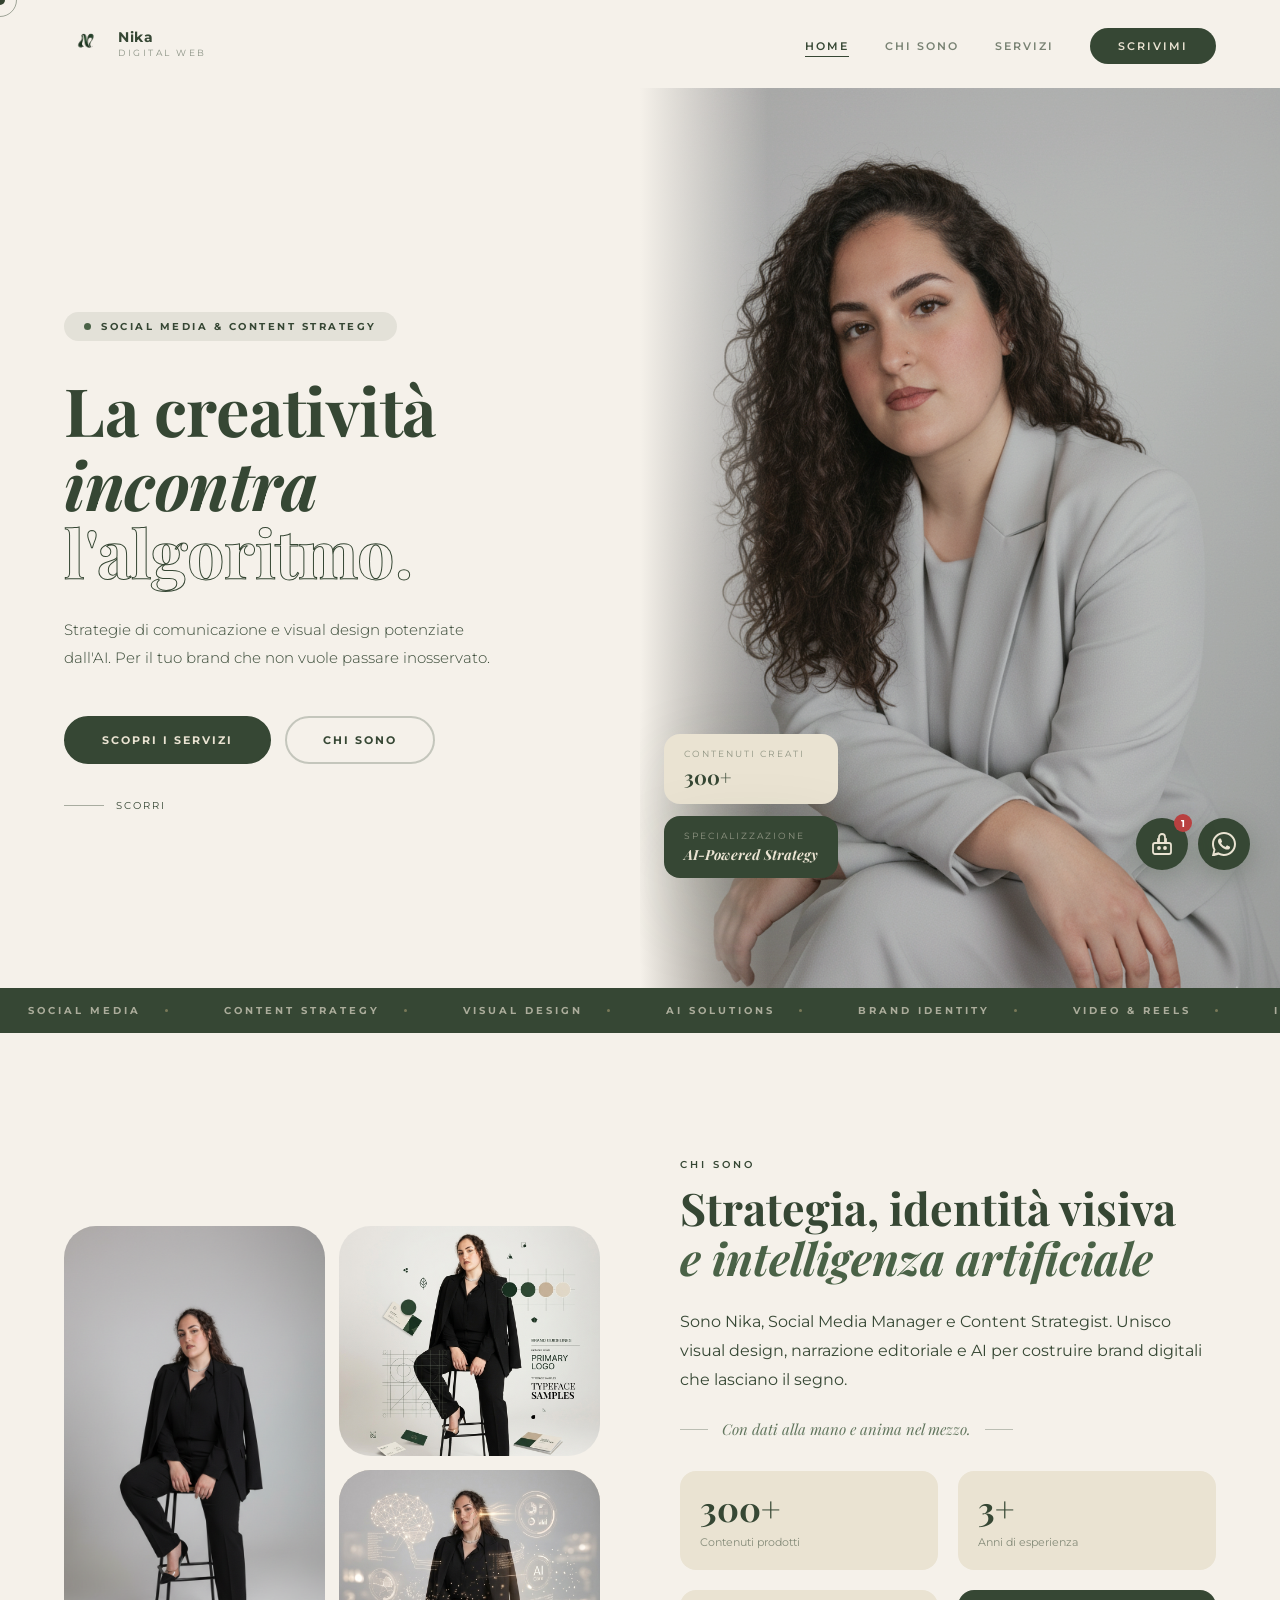
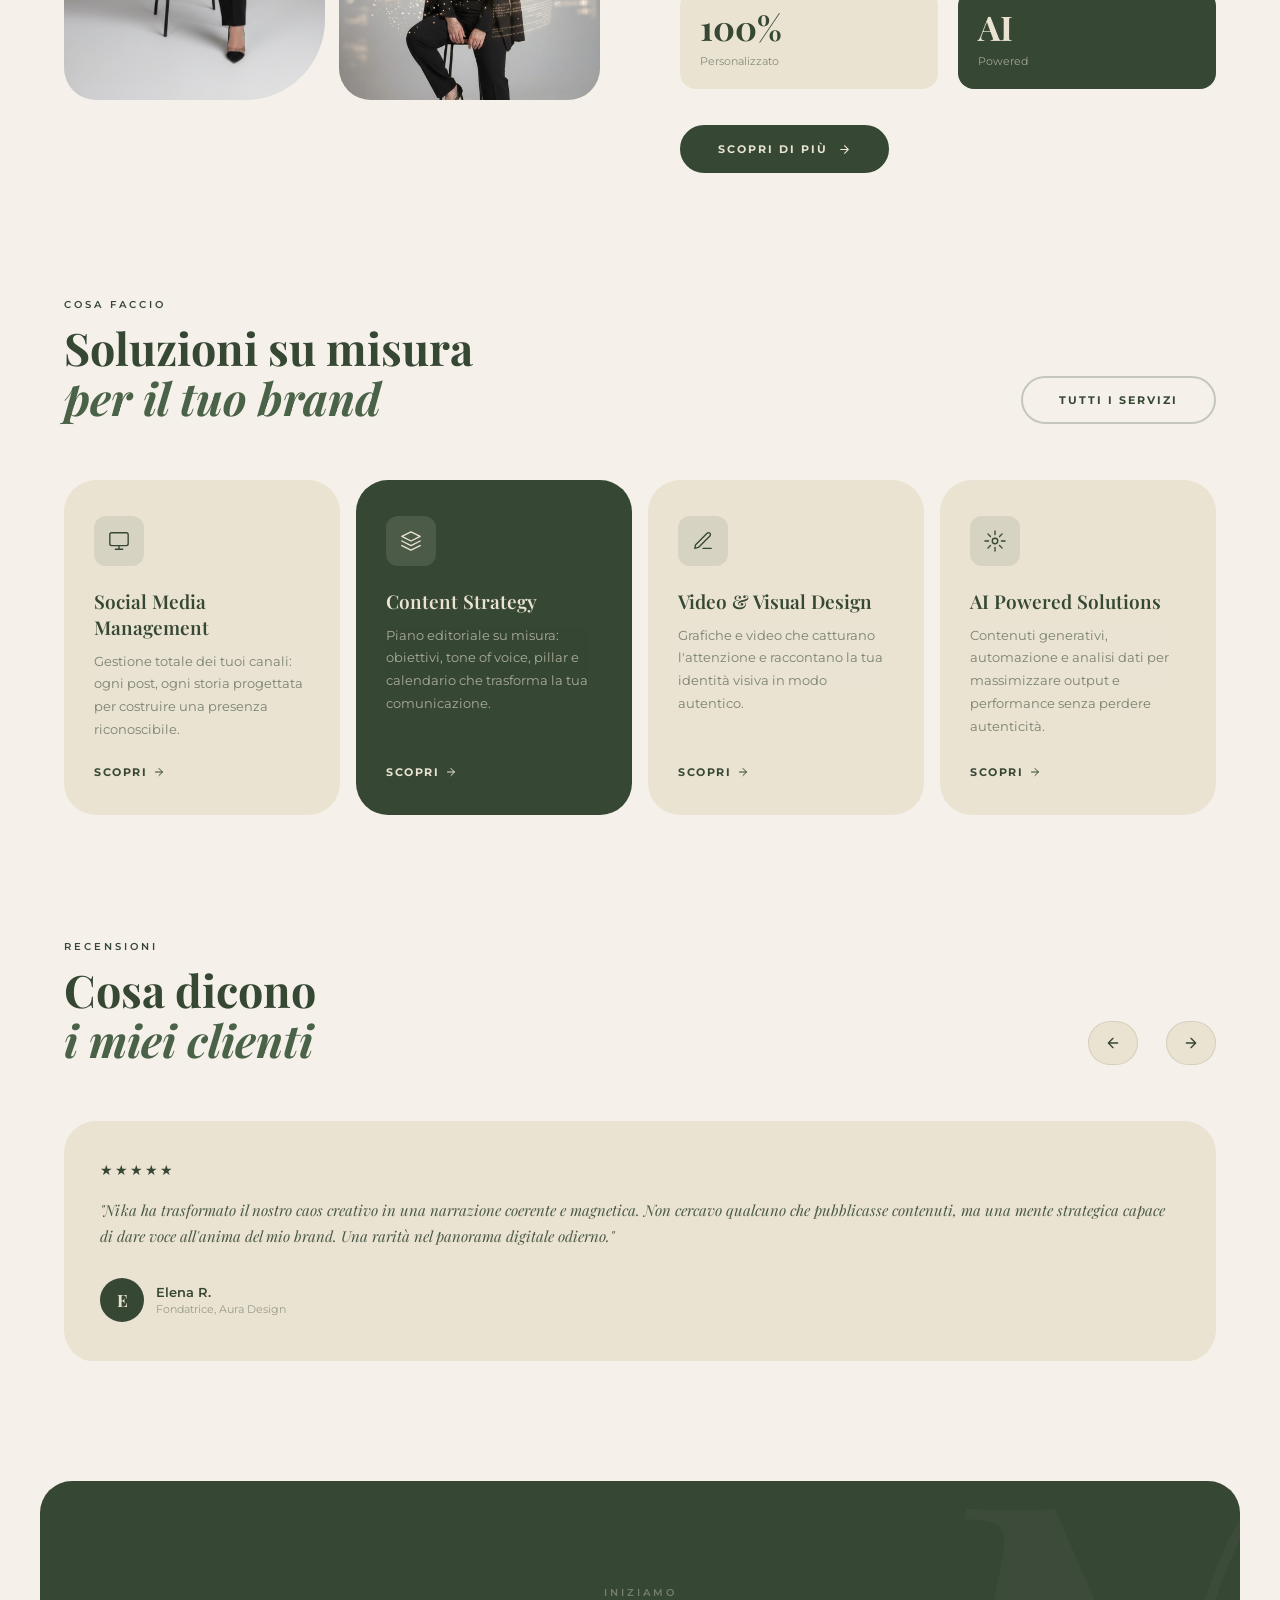
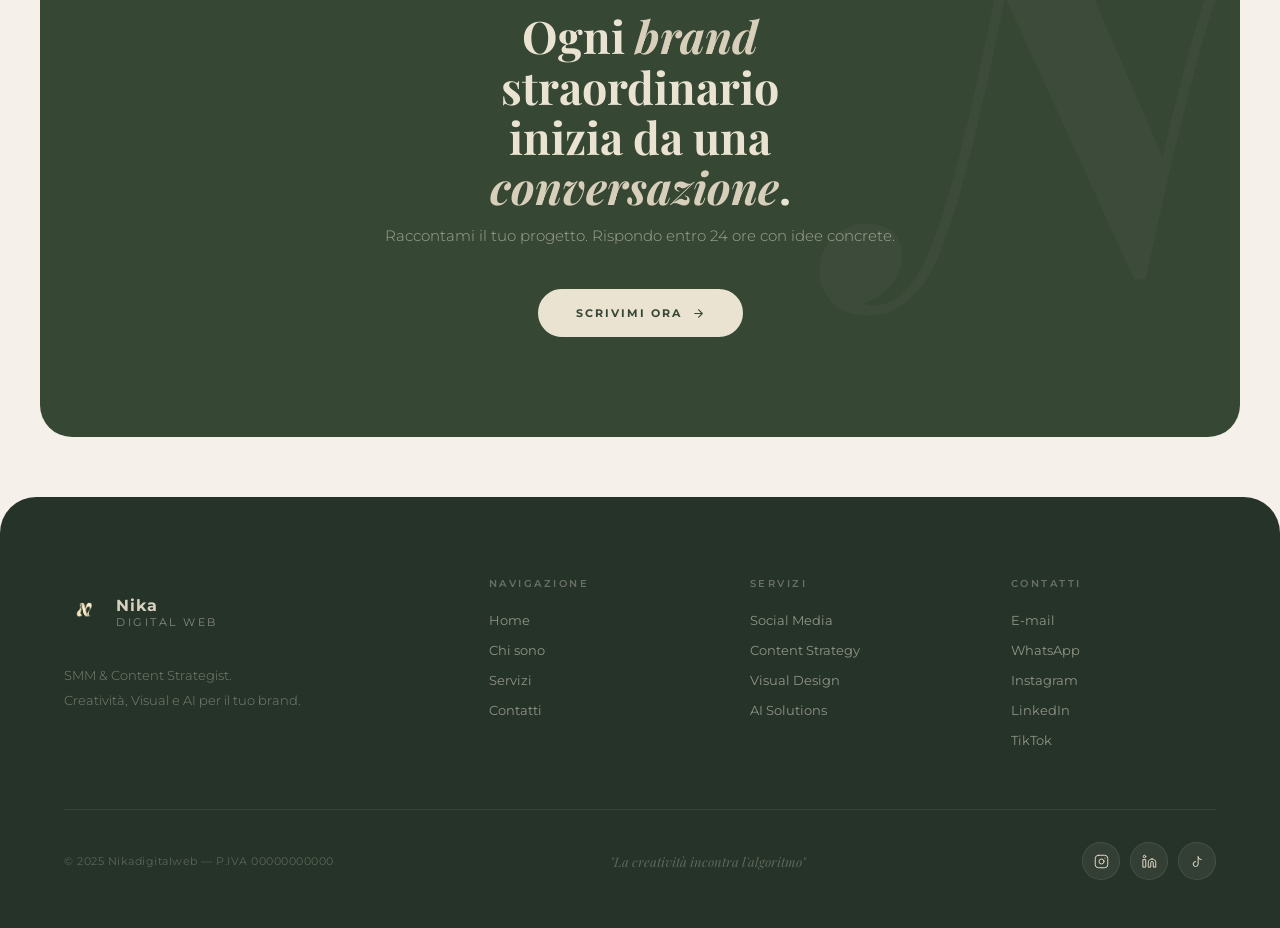
<file: index.html>
<!DOCTYPE html>
<html lang="it">
<head>
<meta charset="UTF-8">
<meta name="viewport" content="width=device-width, initial-scale=1.0">
<title>Nika — Social Media Manager & Content Strategist</title>
<link rel="preconnect" href="https://fonts.googleapis.com">
<link rel="preconnect" href="https://fonts.gstatic.com" crossorigin>
<link href="https://fonts.googleapis.com/css2?family=Playfair+Display:ital,wght@0,400;0,600;0,700;1,400;1,600&family=Montserrat:wght@300;400;500;600;700&display=swap" rel="stylesheet">
<link rel="stylesheet" href="shared.css">
<style>
/* ── HOME PAGE STYLES ── */
body { background: var(--beige-light); }

/* NAV LOGO TEXT */
.nav-logo {
  display: flex; align-items: center; gap: 10px;
}
.nav-logo-text {
  display: flex; flex-direction: column; gap: 1px;
}
.nav-logo-text strong {
  font-family: 'Montserrat', sans-serif;
  font-size: 14px; font-weight: 700; letter-spacing: 0.5px;
  color: var(--verde); line-height: 1.1;
}
.nav-logo-text em {
  font-family: 'Montserrat', sans-serif;
  font-size: 9px; font-weight: 400; letter-spacing: 2.5px;
  text-transform: uppercase; color: var(--verde); opacity: .55;
  font-style: normal;
}

/* HERO */
.hero {
  min-height: 100vh;
  display: grid; grid-template-columns: 1fr 1fr;
  align-items: center; gap: 0;
  padding: 88px 0 0;
  position: relative; overflow: hidden;
}
.hero-left {
  padding: 80px 64px 80px;
  position: relative; z-index: 2;
}
.hero-eyebrow {
  display: inline-flex; align-items: center; gap: 10px;
  background: rgba(54,71,52,.09); border-radius: 50px;
  padding: 8px 20px; font-size: 10px; font-weight: 700;
  letter-spacing: 2.5px; text-transform: uppercase;
  color: var(--verde); margin-bottom: 32px;
}
.hero-eyebrow-dot { width: 7px; height: 7px; background: var(--verde-light); border-radius: 50%; }
.hero-h1 {
  font-family: 'Playfair Display', serif;
  /* Font leggermente più piccolo per un miglior bilanciamento */
  font-size: clamp(40px, 5.2vw, 72px); 
  /* Aumentato da 1.02 a 1.15 per dare respiro al titolo */
  line-height: 1.15; 
  color: var(--verde); 
  font-weight: 700;
  letter-spacing: -1.5px; 
  margin-bottom: 28px;
}
.hero-h1 {
  font-family: 'Playfair Display', serif;
  font-size: clamp(40px, 5.2vw, 72px);
  /* Aumentiamo leggermente il line-height per raggruppare le 3 righe del titolo */
  line-height: 1.1; 
  color: var(--verde);
  font-weight: 700;
  /* Riduciamo lo spacing negativo: -2px era troppo, -0.5px è più elegante */
  letter-spacing: -0.5px; 
  margin-bottom: 28px;
}

.hero-h1 .stroke-text {
  /* Riduciamo lo spessore del bordo da 2px a 1px per renderlo meno "pesante" */
  -webkit-text-stroke: 1px var(--verde);
  color: transparent;
  /* Opzionale: aggiungi un leggero margine negativo superiore se la vuoi ancora più vicina */
  margin-top: -5px;
  display: block;
}
.hero-p {
  font-size: 15px; line-height: 1.85; color: var(--verde);
  opacity: .68; max-width: 430px; margin-bottom: 44px; font-weight: 300;
}
.hero-btns { display: flex; gap: 14px; flex-wrap: wrap; }

.hero-right {
  height: 100vh; position: relative; overflow: hidden;
  background: var(--verde);
}
.hero-right img {
  width: 100%; height: 100%;
  object-fit: cover; object-position: top center;
  opacity: .85;
}
.hero-right-overlay {
  position: absolute; inset: 0;
  background: linear-gradient(to right, var(--beige-light) 0%, transparent 20%);
}
.hero-chips {
  position: absolute; 
  /* Alzati leggermente per non toccare il bordo (da 60px a 110px) */
  bottom: 110px; 
  /* Portati dentro l'immagine (da -28px a 24px) */
  left: 24px; 
  display: flex; 
  flex-direction: column; 
  gap: 12px; 
  z-index: 10;
}
.hero-chip {
  background: var(--beige);
  border-radius: var(--r-md);
  padding: 14px 20px;
  box-shadow: var(--shadow-lg);
  white-space: nowrap;
}
.hero-chip label { font-size: 9px; letter-spacing: 2px; text-transform: uppercase; color: var(--verde); opacity: .5; display: block; margin-bottom: 4px; }
.hero-chip strong { font-family: 'Playfair Display', serif; font-size: 20px; font-weight: 700; color: var(--verde); }
.hero-chip.dark { background: var(--verde); }
.hero-chip.dark label { color: var(--beige); }
.hero-chip.dark strong { color: var(--beige); font-size: 14px; font-style: italic; }

/* SCROLL HINT */
.scroll-hint {
  position: absolute; bottom: 32px; left: 64px;
  display: flex; align-items: center; gap: 12px;
  font-size: 10px; letter-spacing: 2px; text-transform: uppercase;
  color: var(--verde); opacity: .45; z-index: 3;
}
@media (max-width: 1024px) { .scroll-hint { display: none; } }
.scroll-line {
  width: 40px; height: 1px; background: var(--verde); opacity: .4;
  position: relative; overflow: hidden;
}
.scroll-line::after {
  content: ''; position: absolute; inset: 0;
  background: var(--verde);
  animation: scanline 2s ease-in-out infinite;
}
@keyframes scanline { 0%,100% { transform: translateX(-100%); } 50% { transform: translateX(100%); } }

/* MARQUEE */
.marquee {
  background: var(--verde); padding: 16px 0;
  overflow: hidden; display: flex; white-space: nowrap;
}
.marquee-inner {
  display: flex; animation: marquee 22s linear infinite;
}
.marquee-item {
  display: inline-flex; align-items: center; gap: 24px;
  padding: 0 28px; font-size: 10px; font-weight: 700;
  letter-spacing: 3px; text-transform: uppercase;
  color: var(--beige); opacity: .65; flex-shrink: 0;
}
.marquee-dot { width: 3px; height: 3px; border-radius: 50%; background: var(--gold); opacity: .8; }
@keyframes marquee { from { transform: translateX(0); } to { transform: translateX(-50%); } }

/* ABOUT TEASER */
.about-teaser {
  padding: 120px 64px;
  display: grid; grid-template-columns: 1fr 1fr;
  gap: 80px; align-items: center;
}
.about-img-grid {
  display: grid; grid-template-columns: 1fr 1fr; grid-template-rows: 230px 230px;
  gap: 14px;
}
.about-img-item {
  border-radius: var(--r-xl);
  overflow: hidden; background: var(--verde);
}
.about-img-item img { width: 100%; height: 100%; object-fit: cover; }
.about-img-item:first-child { grid-row: span 2; border-radius: var(--r-xl) var(--r-xl) 80px var(--r-xl); }
.about-img-placeholder {
  width: 100%; height: 100%;
  display: flex; align-items: center; justify-content: center;
  font-family: 'Playfair Display', serif;
  font-size: 40px; color: var(--beige); opacity: .2;
}
.about-text-block .tag { margin-bottom: 14px; }
.about-body { 
  font-size: 16px; 
  line-height: 1.8; 
  color: var(--verde); 
  opacity: .75; 
  font-weight: 400; 
  margin-bottom: 30px; 
}
.about-nums { display: grid; grid-template-columns: 1fr 1fr; gap: 20px; margin-bottom: 36px; }
.about-num-item { background: var(--beige); border-radius: var(--r-md); padding: 20px; }
.about-num-item strong { font-family: 'Playfair Display', serif; font-size: 34px; font-weight: 700; color: var(--verde); display: block; line-height: 1; margin-bottom: 6px; }
.about-num-item span { font-size: 11px; color: var(--verde); opacity: .55; }

/* SERVIZI TEASER */
.servizi-teaser { padding: 0 64px 120px; }
.sec-header { display: flex; justify-content: space-between; align-items: flex-end; margin-bottom: 56px; }
.cards-grid { display: grid; grid-template-columns: repeat(4, 1fr); gap: 16px; }
.s-card {
  background: var(--beige);
  border-radius: var(--r-xl);
  padding: 36px 30px;
  display: flex; flex-direction: column;
  transition: var(--t); cursor: pointer;
  position: relative; overflow: hidden;
}
.s-card:nth-child(2) { background: var(--verde); }
.s-card:nth-child(2) .s-card-num,
.s-card:nth-child(2) .s-card-title,
.s-card:nth-child(2) .s-card-body { color: var(--beige); }
.s-card:nth-child(2) .s-card-num { opacity: .2; }
.s-card:nth-child(2) .s-card-body { opacity: .65; }
.s-card:nth-child(2) .s-icon-wrap { background: rgba(234,227,210,.12); }
.s-card:nth-child(2) .s-icon-wrap svg { stroke: var(--beige); }
.s-card:hover { transform: translateY(-10px); box-shadow: var(--shadow-lg); }
.s-card-num { font-size: 10px; font-weight: 700; letter-spacing: 3px; color: rgba(54,71,52,.18); margin-bottom: 20px; }
.s-icon-wrap {
  width: 50px; height: 50px; border-radius: var(--r-sm);
  background: rgba(54,71,52,.1);
  display: flex; align-items: center; justify-content: center; margin-bottom: 22px;
}
.s-icon-wrap svg { width: 22px; height: 22px; stroke: var(--verde); fill: none; stroke-width: 1.5; stroke-linecap: round; stroke-linejoin: round; }
.s-card-title { font-family: 'Playfair Display', serif; font-size: 19px; font-weight: 600; color: var(--verde); margin-bottom: 10px; }
.s-card-body { font-size: 13px; line-height: 1.75; color: var(--verde); opacity: .62; flex: 1; margin-bottom: 24px; }
.s-card-link {
  font-size: 11px; font-weight: 700; letter-spacing: 1.5px; text-transform: uppercase;
  color: var(--verde); display: inline-flex; align-items: center; gap: 6px;
  transition: gap .3s ease;
}
.s-card:nth-child(2) .s-card-link { color: var(--beige); }
.s-card-link:hover { gap: 10px; }

/* TESTIMONIAL */
.testimonials { padding: 0 64px 120px; }
.carousel-outer { overflow: hidden; width: 100%; position: relative; }
.carousel-inner { display: flex; gap: 0; transition: transform .55s var(--ease); will-change: transform; }
.t-card {
  min-width: 100%; width: 100%; flex-shrink: 0; box-sizing: border-box;
  background: var(--beige); border-radius: var(--r-xl); padding: 40px 36px;
}
.t-stars { color: var(--verde); font-size: 14px; letter-spacing: 2px; margin-bottom: 18px; }
.t-text {
  font-family: 'Playfair Display', serif;
  font-size: 15px; font-style: italic; line-height: 1.75;
  color: var(--verde); opacity: .88; margin-bottom: 28px; white-space: normal; overflow: visible;
}
.t-author { display: flex; align-items: center; gap: 12px; }
.t-avatar {
  width: 44px; height: 44px; border-radius: 50%; flex-shrink: 0;
  background: var(--verde); display: flex; align-items: center; justify-content: center;
  font-family: 'Playfair Display', serif; font-size: 17px; color: var(--beige); font-weight: 700;
}
.t-name { font-size: 13px; font-weight: 600; color: var(--verde); }
.t-role { font-size: 11px; color: var(--verde); opacity: .45; margin-top: 2px; }
.carousel-controls { display: flex; align-items: center; gap: 14px; margin-top: 36px; }
.c-btn {
  width: 44px; height: 44px; border-radius: 50%;
  border: 1.5px solid rgba(54,71,52,.22); background: none; cursor: pointer;
  display: flex; align-items: center; justify-content: center; transition: var(--t);
}
.c-btn:hover { background: var(--verde); border-color: var(--verde); }
.c-btn:hover svg { stroke: var(--beige); }
.c-btn svg { width: 16px; height: 16px; stroke: var(--verde); fill: none; stroke-width: 2; stroke-linecap: round; stroke-linejoin: round; }
.c-dots { display: flex; gap: 7px; }
.c-dot { width: 8px; height: 8px; border-radius: 50%; background: rgba(54,71,52,.18); cursor: pointer; transition: var(--t); }
.c-dot.on { background: var(--verde); width: 22px; border-radius: 4px; }

/* CTA BANNER */
.cta-banner {
  margin: 0 40px 0;
  background: var(--verde);
  border-radius: var(--r-xl); padding: 100px 80px;
  text-align: center; position: relative; overflow: hidden;
}
.cta-banner::before {
  content: 'N'; position: absolute; top: -80px; right: -50px;
  font-family: 'Playfair Display', serif; font-size: 520px;
  font-weight: 700; font-style: italic;
  color: rgba(234,227,210,.035); line-height: 1;
  pointer-events: none; user-select: none;
}
.cta-banner .tag { color: rgba(234,227,210,.55); }
.cta-banner .heading { max-width: 520px; margin: 0 auto 14px; }
.cta-sub { font-size: 15px; color: var(--beige); opacity: .6; font-weight: 300; margin-bottom: 44px; }

/* RESPONSIVE HOME */
@media (max-width: 1200px) {
  .cards-grid { grid-template-columns: repeat(2, 1fr); }
}
@media (max-width: 1024px) {
  .scroll-hint { display: none; }
  .hero { grid-template-columns: 1fr; padding-top: 88px; }
  .hero-left { padding: 60px 32px 40px; }
  .hero-right { height: 75vw; min-height: 360px; }
  .hero-right-overlay { background: linear-gradient(to right, var(--beige-light) 0%, transparent 30%); }
  .hero-chips { bottom: 16px; right: 16px; left: auto; flex-direction: row; gap: 10px; }
  .about-teaser { padding: 80px 32px; gap: 48px; }
  .servizi-teaser { padding: 0 32px 80px; }
  .testimonials { padding: 0 32px 80px; }
  .cta-banner { margin: 0 20px 0; padding: 70px 40px; }
}
@media (max-width: 768px) {
  .hero-left { padding: 40px 20px 32px; }
  .hero-right { height: 80vw; min-height: 300px; }
  .hero-btns { flex-direction: column; }
  .hero-chips { bottom: 12px; right: 12px; left: auto; flex-direction: row; flex-wrap: wrap; gap: 8px; justify-content: flex-end; }
  .hero-chip { padding: 10px 14px; }
  .hero-chip strong { font-size: 16px; }
  .hero-chip.dark strong { font-size: 12px; }
  .about-teaser { grid-template-columns: 1fr; padding: 60px 20px; }
  .about-img-grid { grid-template-rows: 200px 130px; }
  .sec-header { flex-direction: column; align-items: flex-start; gap: 20px; }
  .cards-grid { grid-template-columns: 1fr; }
  .t-card { min-width: 100%; }
  .cta-banner { margin: 0 12px 0; padding: 56px 24px; }
  .cta-banner .heading { font-size: 28px; }
  .about-nums { grid-template-columns: 1fr 1fr; }
}
</style>

</head>
<body>

<div id="cursor"></div>
<div id="cursor-follower"></div>

<!-- MOBILE MENU -->
<div class="mob-menu" id="mobMenu">
  <button class="mob-close" id="mobClose">✕</button>
  <a href="index.html">Home</a>
  <a href="chi-sono.html">Chi sono</a>
  <a href="servizi.html">Servizi</a>
  <a href="contatti.html">Contatti</a>
</div>

<!-- NAVBAR -->
<nav class="site-nav" id="siteNav">
  <a href="index.html" class="nav-logo">
    <img src="images/logo.png" alt="Nika">
    <div class="nav-logo-text">
      <strong>Nika</strong>
      <em>Digital Web</em>
    </div>
  </a>
  <ul class="nav-links">
    <li><a href="index.html" class="active">Home</a></li>
    <li><a href="chi-sono.html">Chi sono</a></li>
    <li><a href="servizi.html">Servizi</a></li>
    <li><a href="contatti.html" class="nav-cta">Scrivimi</a></li>
  </ul>
  <div class="hamburger" id="hamburger"><span></span><span></span><span></span></div>
</nav>

<!-- HERO -->
<section class="hero">
  <div class="hero-left">
    <div class="hero-eyebrow reveal"><div class="hero-eyebrow-dot"></div> Social Media & Content Strategy</div>
    <h1 class="hero-h1 reveal d1">
      La creatività<br>
      <em>incontra</em><br>
      <span class="stroke-text">l'algoritmo.</span>
    </h1>
    <p class="hero-p reveal d2">Strategie di comunicazione e visual design potenziate dall'AI. Per il tuo brand che non vuole passare inosservato.</p>
    <div class="hero-btns reveal d3">
      <a href="servizi.html" class="btn btn-dark">Scopri i servizi </a>
      <a href="chi-sono.html" class="btn btn-ghost">Chi sono</a>
    </div>
    <div class="scroll-hint reveal d4">
      <div class="scroll-line"></div> Scorri
    </div>
  </div>
  <div class="hero-right reveal d2">
    <img src="images/image2.png" alt="Nika">
    <div class="hero-right-overlay"></div>
    <div class="hero-chips">
      <div class="hero-chip">
        <label>Contenuti creati</label>
        <strong>300+</strong>
      </div>
      <div class="hero-chip dark">
        <label>Specializzazione</label>
        <strong>AI-Powered Strategy</strong>
      </div>
    </div>
  </div>
</section>

<!-- MARQUEE -->
<div class="marquee">
  <div class="marquee-inner">
    <span class="marquee-item">Social Media <span class="marquee-dot"></span></span>
    <span class="marquee-item">Content Strategy <span class="marquee-dot"></span></span>
    <span class="marquee-item">Visual Design <span class="marquee-dot"></span></span>
    <span class="marquee-item">AI Solutions <span class="marquee-dot"></span></span>
    <span class="marquee-item">Brand Identity <span class="marquee-dot"></span></span>
    <span class="marquee-item">Video & Reels <span class="marquee-dot"></span></span>
    <span class="marquee-item">Instagram <span class="marquee-dot"></span></span>
    <span class="marquee-item">LinkedIn <span class="marquee-dot"></span></span>
    <span class="marquee-item">TikTok <span class="marquee-dot"></span></span>
    <!-- duplica per loop -->
    <span class="marquee-item">Social Media <span class="marquee-dot"></span></span>
    <span class="marquee-item">Content Strategy <span class="marquee-dot"></span></span>
    <span class="marquee-item">Visual Design <span class="marquee-dot"></span></span>
    <span class="marquee-item">AI Solutions <span class="marquee-dot"></span></span>
    <span class="marquee-item">Brand Identity <span class="marquee-dot"></span></span>
    <span class="marquee-item">Video & Reels <span class="marquee-dot"></span></span>
    <span class="marquee-item">Instagram <span class="marquee-dot"></span></span>
    <span class="marquee-item">LinkedIn <span class="marquee-dot"></span></span>
    <span class="marquee-item">TikTok <span class="marquee-dot"></span></span>
  </div>
</div>

<!-- CHI SONO TEASER -->
<section class="about-teaser">
  <div class="about-img-grid reveal">
    <div class="about-img-item">
      <img src="images/image.png" alt="Nika al lavoro" onerror="this.style.display='none'">
      <div class="about-img-placeholder">N</div>
    </div>
<div class="about-img-item"><img src="images/image3.png" alt="Nika" style="width:100%;height:100%;object-fit:cover;"></div>
<div class="about-img-item" style="background:var(--beige-dark);"><img src="images/image4.png" alt="Nika" style="width:100%;height:100%;object-fit:cover;object-position:top center;"></div>
  </div>
  <div>
  <span class="tag reveal">Chi sono</span>
  <h2 class="heading reveal d1">Strategia, identità visiva<br><em>e intelligenza artificiale</em></h2>
  
  <p class="about-body reveal d2" style="margin-bottom: 20px; margin-top: 25px;">
    Sono Nika, Social Media Manager e Content Strategist. Unisco visual design, narrazione editoriale e AI per costruire brand digitali che lasciano il segno.
  </p>
  
   <div class="reveal d3" style="display:inline-flex; align-items:center; gap:14px; margin-bottom:32px;">
  <span style="width:28px; height:1px; background:var(--verde); opacity:.3; flex-shrink:0;"></span>
  <span style="font-family:'Playfair Display',serif; font-style:italic; color:var(--verde-light); font-size:15px; opacity:.85;">Con dati alla mano e anima nel mezzo.</span>
  <span style="width:28px; height:1px; background:var(--verde); opacity:.3; flex-shrink:0;"></span>
</div>
  
  <div class="about-nums reveal d3">
 
      <div class="about-num-item"><strong>300+</strong><span>Contenuti prodotti</span></div>
      <div class="about-num-item"><strong>3+</strong><span>Anni di esperienza</span></div>
      <div class="about-num-item"><strong>100%</strong><span>Personalizzato</span></div>
      <div class="about-num-item" style="background:var(--verde);"><strong style="color:var(--beige);">AI</strong><span style="color:var(--beige);opacity:.6;">Powered</span></div>
    </div>
    <a href="chi-sono.html" class="btn btn-dark reveal d4">Scopri di più <svg width="13" height="13" viewBox="0 0 24 24" fill="none" stroke="currentColor" stroke-width="2" stroke-linecap="round" stroke-linejoin="round"><path d="M5 12h14M12 5l7 7-7 7"/></svg></a>
  </div>
</section>

<!-- SERVIZI TEASER -->
<section class="servizi-teaser">
  <div class="sec-header">
    <div>
      <span class="tag reveal">Cosa faccio</span>
      <h2 class="heading reveal d1">Soluzioni su misura<br><em>per il tuo brand</em></h2>
    </div>
    <a href="servizi.html" class="btn btn-ghost reveal">Tutti i servizi</a>
  </div>
  <div class="cards-grid">
    <div class="s-card reveal d1">
     
      <div class="s-icon-wrap"><svg viewBox="0 0 24 24"><rect x="2" y="3" width="20" height="14" rx="2"/><path d="M8 21h8M12 17v4"/></svg></div>
      <h3 class="s-card-title">Social Media Management</h3>
      <p class="s-card-body">Gestione totale dei tuoi canali: ogni post, ogni storia progettata per costruire una presenza riconoscibile.</p>
      <a href="servizi.html" class="s-card-link">Scopri <svg width="12" height="12" viewBox="0 0 24 24" fill="none" stroke="currentColor" stroke-width="2" stroke-linecap="round" stroke-linejoin="round"><path d="M5 12h14M12 5l7 7-7 7"/></svg></a>
    </div>
    <div class="s-card reveal d2">
      
      <div class="s-icon-wrap"><svg viewBox="0 0 24 24"><path d="M12 2L2 7l10 5 10-5-10-5z"/><path d="M2 17l10 5 10-5"/><path d="M2 12l10 5 10-5"/></svg></div>
      <h3 class="s-card-title">Content Strategy</h3>
      <p class="s-card-body">Piano editoriale su misura: obiettivi, tone of voice, pillar e calendario che trasforma la tua comunicazione.</p>
      <a href="servizi.html" class="s-card-link">Scopri <svg width="12" height="12" viewBox="0 0 24 24" fill="none" stroke="currentColor" stroke-width="2" stroke-linecap="round" stroke-linejoin="round"><path d="M5 12h14M12 5l7 7-7 7"/></svg></a>
    </div>
    <div class="s-card reveal d3">
      
      <div class="s-icon-wrap"><svg viewBox="0 0 24 24"><path d="M12 20h9"/><path d="M16.5 3.5a2.121 2.121 0 013 3L7 19l-4 1 1-4L16.5 3.5z"/></svg></div>
      <h3 class="s-card-title">Video & Visual Design</h3>
      <p class="s-card-body">Grafiche e video che catturano l'attenzione e raccontano la tua identità visiva in modo autentico.</p>
      <a href="servizi.html" class="s-card-link">Scopri <svg width="12" height="12" viewBox="0 0 24 24" fill="none" stroke="currentColor" stroke-width="2" stroke-linecap="round" stroke-linejoin="round"><path d="M5 12h14M12 5l7 7-7 7"/></svg></a>
    </div>
    <div class="s-card reveal d4">
     
      <div class="s-icon-wrap"><svg viewBox="0 0 24 24"><circle cx="12" cy="12" r="3"/><path d="M12 1v4M12 19v4M4.22 4.22l2.83 2.83M16.95 16.95l2.83 2.83M1 12h4M19 12h4M4.22 19.78l2.83-2.83M16.95 7.05l2.83-2.83"/></svg></div>
      <h3 class="s-card-title">AI Powered Solutions</h3>
      <p class="s-card-body">Contenuti generativi, automazione e analisi dati per massimizzare output e performance senza perdere autenticità.</p>
      <a href="servizi.html" class="s-card-link">Scopri <svg width="12" height="12" viewBox="0 0 24 24" fill="none" stroke="currentColor" stroke-width="2" stroke-linecap="round" stroke-linejoin="round"><path d="M5 12h14M12 5l7 7-7 7"/></svg></a>
    </div>
  </div>
</section>

<!-- TESTIMONIAL -->
<section class="testimonials">
  <div class="sec-header">
    <div>
      <span class="tag reveal">Recensioni</span>
      <h2 class="heading reveal d1">Cosa dicono<br><em>i miei clienti</em></h2>
    </div>
    <div class="carousel-controls reveal">
  <button class="c-btn" id="cPrev" type="button">
    <svg viewBox="0 0 24 24"><path d="M19 12H5M12 19l-7-7 7-7"/></svg>
  </button>
  <div class="c-dots" id="cDots"></div>
  <button class="c-btn" id="cNext" type="button">
    <svg viewBox="0 0 24 24"><path d="M5 12h14M12 5l7 7-7 7"/></svg>
  </button>
</div>
  </div>
  <div class="carousel-outer reveal d2">
    <div class="carousel-inner" id="cInner">
  <div class="t-card"><div class="t-stars">★★★★★</div><p class="t-text">"Nika ha trasformato il nostro caos creativo in una narrazione coerente e magnetica. Non cercavo qualcuno che pubblicasse contenuti, ma una mente strategica capace di dare voce all'anima del mio brand. Una rarità nel panorama digitale odierno."</p><div class="t-author"><div class="t-avatar">E</div><div><div class="t-name">Elena R.</div><div class="t-role">Fondatrice, Aura Design</div></div></div></div>
  <div class="t-card"><div class="t-stars">★★★★★</div><p class="t-text">"Nika non vende servizi, vende chiarezza. Ha strutturato la mia presenza online con precisione chirurgica, elevando il mio profilo da 'uno dei tanti' a leader di pensiero nel mio settore."</p><div class="t-author"><div class="t-avatar">M</div><div><div class="t-name">Marco V.</div><div class="t-role">Tech Entrepreneur & Angel Investor</div></div></div></div>
  <div class="t-card"><div class="t-stars">★★★★★</div><p class="t-text">"C'è un prima e un dopo Nika nella nostra strategia di contenuti. Ha costruito un'impalcatura narrativa che continua a generare risultati organici straordinari, molto oltre le nostre aspettative."</p><div class="t-author"><div class="t-avatar">S</div><div><div class="t-name">Sofia L.</div><div class="t-role">Marketing Manager, LuxVibe</div></div></div></div>
  <div class="t-card"><div class="t-stars">★★★★★</div><p class="t-text">"Ha capito immediatamente la direzione che volevo prendere, mantenendo l'autenticità del mio messaggio pur rendendolo professionale e appetibile per le collaborazioni top-tier. La miglior decisione dell'anno."</p><div class="t-author"><div class="t-avatar">G</div><div><div class="t-name">Giulia M.</div><div class="t-role">Lifestyle & Wellness Creator</div></div></div></div>
  <div class="t-card"><div class="t-stars">★★★★★</div><p class="t-text">"Nika ha un dono raro: sa leggere tra le righe e catturare l'essenza profonda del messaggio che vuoi trasmettere. La sua consulenza è stata fondamentale per posizionarmi come punto di riferimento nel mio settore."</p><div class="t-author"><div class="t-avatar">V</div><div><div class="t-name">Valter B.</div><div class="t-role">Mental Coach & Formatore</div></div></div></div>
</div>
  </div>
</section>

<!-- CTA BANNER -->
<div class="cta-banner reveal">
  <span class="tag tag-light">Iniziamo</span>
  <h2 class="heading heading-light">Ogni <em>brand</em> straordinario<br>inizia da una <em>conversazione</em>.</h2>
  <p class="cta-sub">Raccontami il tuo progetto. Rispondo entro 24 ore con idee concrete.</p>
  <a href="contatti.html" class="btn btn-light">Scrivimi ora <svg width="13" height="13" viewBox="0 0 24 24" fill="none" stroke="currentColor" stroke-width="2" stroke-linecap="round" stroke-linejoin="round"><path d="M5 12h14M12 5l7 7-7 7"/></svg></a>
</div>

<!-- FOOTER -->
<footer class="site-footer">
  <div class="footer-grid">
    <div class="footer-brand">
      <div class="footer-brand-top">
  <img src="images/logo2.png" alt="Nika" class="footer-logo-img">
  <div class="footer-brand-sitename">
    <strong>Nika</strong>
    <em>Digital Web</em>
  </div>
</div>
      <span>SMM & Content Strategist.<br>Creatività, Visual e AI per il tuo brand.</span>
    </div>
    <div class="footer-col">
      <h4>Navigazione</h4>
      <ul>
        <li><a href="index.html">Home</a></li>
        <li><a href="chi-sono.html">Chi sono</a></li>
        <li><a href="servizi.html">Servizi</a></li>
        <li><a href="contatti.html">Contatti</a></li>
      </ul>
    </div>
    <div class="footer-col">
      <h4>Servizi</h4>
      <ul>
        <li><a href="servizi.html">Social Media</a></li>
        <li><a href="servizi.html">Content Strategy</a></li>
        <li><a href="servizi.html">Visual Design</a></li>
        <li><a href="servizi.html">AI Solutions</a></li>
      </ul>
    </div>
    <div class="footer-col">
      <h4>Contatti</h4>
      <ul>
    <li><a id="footer-email-index" href="mailto:info@nikadigitalweb.com">E-mail</a></li>
        <li><a href="https://wa.me/393318461681">WhatsApp</a></li>
        <li><a href="https://www.instagram.com/nikadigital.hub/" target="_blank">Instagram</a></li>
        <li><a href="https://www.linkedin.com/in/nicolemarradigital/" target="_blank">LinkedIn</a></li>
        <li><a href="https://www.tiktok.com/@nikadigital.hub" target="_blank">TikTok</a></li>
      </ul>
    </div>
  </div>
  <div class="footer-bottom">
    <span class="footer-copy">© 2025 Nikadigitalweb — P.IVA 00000000000</span>
    <span class="footer-quote">"La creatività incontra l'algoritmo"</span>
    <div class="footer-socials">
    
      <a href="https://www.instagram.com/nikadigital.hub/" target="_blank" class="fsoc"><svg viewBox="0 0 24 24"><rect x="2" y="2" width="20" height="20" rx="5"/><path d="M16 11.37A4 4 0 1 1 12.63 8 4 4 0 0 1 16 11.37z"/><line x1="17.5" y1="6.5" x2="17.51" y2="6.5"/></svg></a>
      <a href="https://www.linkedin.com/in/nicolemarradigital/" target="_blank" class="fsoc"><svg viewBox="0 0 24 24"><path d="M16 8a6 6 0 0 1 6 6v7h-4v-7a2 2 0 0 0-4 0v7h-4v-7a6 6 0 0 1 6-6z"/><rect x="2" y="9" width="4" height="12"/><circle cx="4" cy="4" r="2"/></svg></a>
      <a href="https://www.tiktok.com/@nikadigital.hub" target="_blank" class="fsoc"><svg viewBox="0 0 24 24"><path d="M9 12a4 4 0 1 0 4 4V4a5 5 0 0 0 5 5"/></svg></a>
    </div>
  </div>
</footer>

<script src="chatbot.js"></script>

<a href="https://wa.me/393318461681" target="_blank" class="wa-btn" aria-label="WhatsApp">
  <svg width="24" height="24" viewBox="0 0 24 24" fill="var(--beige)"><path d="M17.472 14.382c-.297-.149-1.758-.867-2.03-.967-.273-.099-.471-.148-.67.15-.197.297-.767.966-.94 1.164-.173.199-.347.223-.644.075-.297-.15-1.255-.463-2.39-1.475-.883-.788-1.48-1.761-1.653-2.059-.173-.297-.018-.458.13-.606.134-.133.298-.347.446-.52.149-.174.198-.298.298-.497.099-.198.05-.371-.025-.52-.075-.149-.669-1.612-.916-2.207-.242-.579-.487-.5-.669-.51-.173-.008-.371-.01-.57-.01-.198 0-.52.074-.792.372-.272.297-1.04 1.016-1.04 2.479 0 1.462 1.065 2.875 1.213 3.074.149.198 2.096 3.2 5.077 4.487.709.306 1.262.489 1.694.625.712.227 1.36.195 1.871.118.571-.085 1.758-.719 2.006-1.413.248-.694.248-1.289.173-1.413-.074-.124-.272-.198-.57-.347z"/><path d="M12 0C5.373 0 0 5.373 0 12c0 2.117.554 4.103 1.523 5.828L.057 23.428a.75.75 0 0 0 .916.916l5.628-1.472A11.953 11.953 0 0 0 12 24c6.627 0 12-5.373 12-12S18.627 0 12 0zm0 22c-1.907 0-3.698-.528-5.228-1.444l-.374-.223-3.88 1.016 1.03-3.762-.244-.389A9.96 9.96 0 0 1 2 12C2 6.477 6.477 2 12 2s10 4.477 10 10-4.477 10-10 10z"/></svg>
</a>

<script src="shared.js"></script>
<script>
document.addEventListener("DOMContentLoaded", function () {
  var outer = document.querySelector(".carousel-outer");
  var inner = document.getElementById("cInner");
  var dotsEl = document.getElementById("cDots");
  var tcards = inner.querySelectorAll(".t-card");
  var cur = 0;
  var total = tcards.length;
  var autoTimer;

  /* ── Imposta larghezza dell'inner in modo che tutte le card stiano in fila ── */
  function setWidths() {
    inner.style.width = (total * 100) + "%";
    tcards.forEach(function (card) {
      card.style.width = (100 / total) + "%";
      card.style.minWidth = (100 / total) + "%";
      card.style.flexShrink = "0";
    });
  }
  setWidths();

  /* ── Crea i dots ── */
  for (var i = 0; i < total; i++) {
    var d = document.createElement("div");
    d.className = "c-dot" + (i === 0 ? " on" : "");
    (function (idx) {
      d.addEventListener("click", function () { go(idx); });
    })(i);
    dotsEl.appendChild(d);
  }

  /* ── Funzione di navigazione ── */
  function go(i) {
    if (i < 0) i = total - 1;
    if (i >= total) i = 0;
    cur = i;
    /* Spostiamo di una "fetta outer" per ogni slide */
    var pct = (cur * 100) / total;
    inner.style.transform = "translateX(-" + pct + "%)";
    var dots = dotsEl.querySelectorAll(".c-dot");
    dots.forEach(function (dot, j) {
      dot.classList.toggle("on", j === cur);
    });
  }

  /* ── Bottoni freccia ── */
  document.getElementById("cPrev").addEventListener("click", function () { resetAuto(); go(cur - 1); });
  document.getElementById("cNext").addEventL
</file>
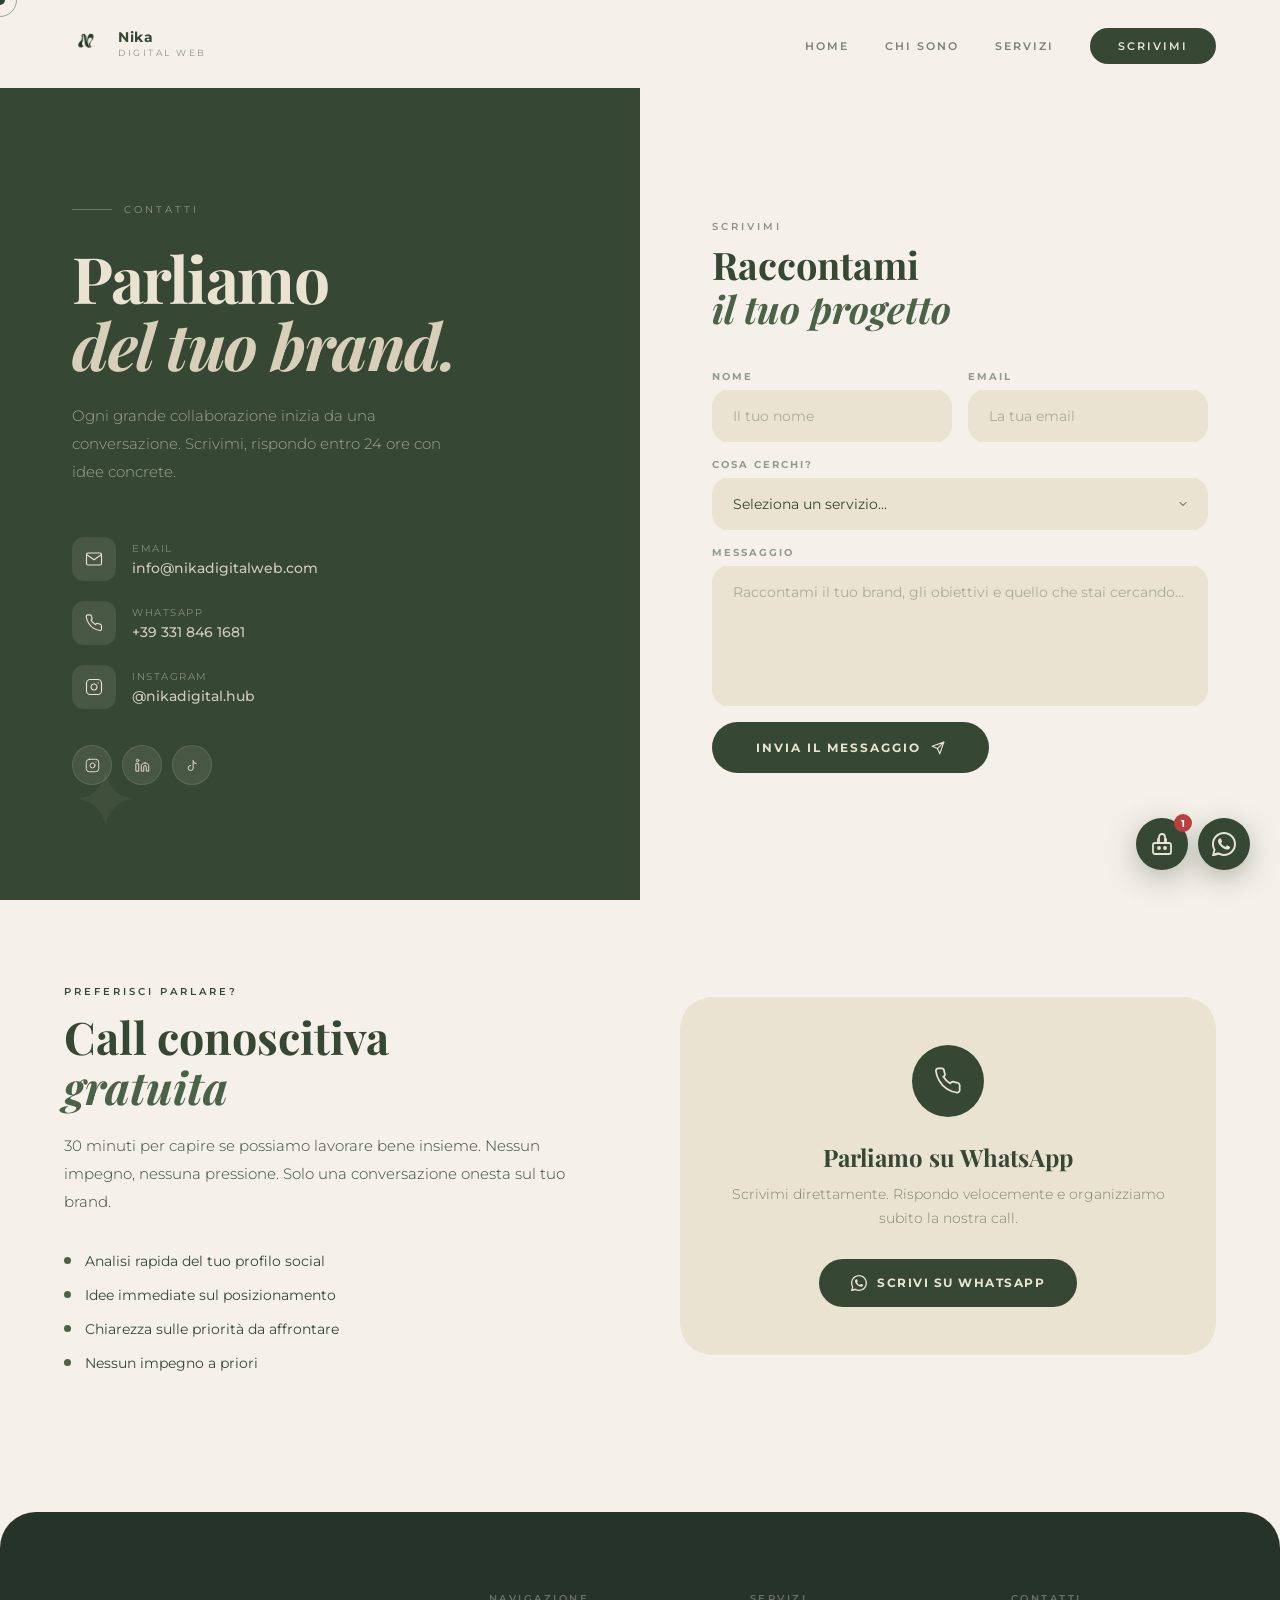
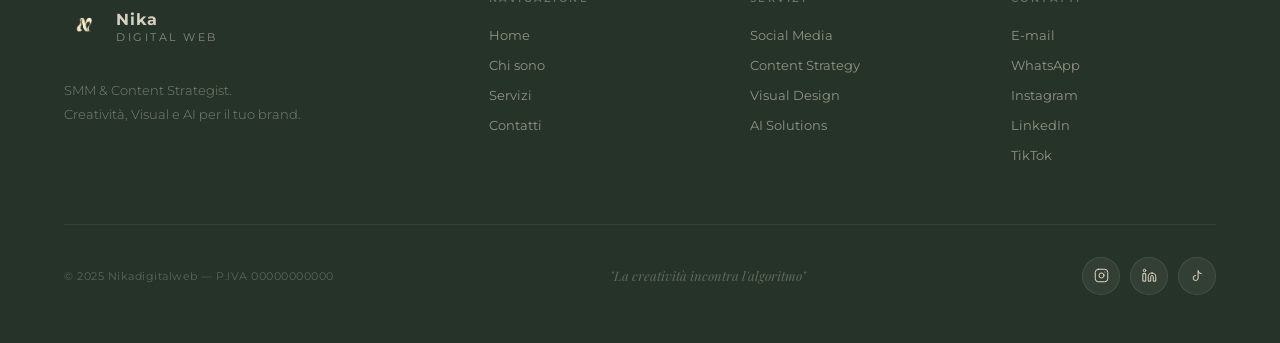
<file: contatti.html>
<!DOCTYPE html>
<html lang="it">
<head>
<meta charset="UTF-8">
<meta name="viewport" content="width=device-width, initial-scale=1.0">
<title>Contatti — Nika Digital</title>
<link rel="preconnect" href="https://fonts.googleapis.com">
<link rel="preconnect" href="https://fonts.gstatic.com" crossorigin>
<link href="https://fonts.googleapis.com/css2?family=Playfair+Display:ital,wght@0,400;0,600;0,700;1,400;1,600&family=Montserrat:wght@300;400;500;600;700&display=swap" rel="stylesheet">
<link rel="stylesheet" href="shared.css">
<style>
/* ── CONTATTI PAGE ── */

/* HERO */
.contact-hero {
  min-height: 100vh;
  padding: 88px 0 0;
  display: grid; grid-template-columns: 1fr 1fr;
  align-items: stretch;
  position: relative; overflow: hidden;
}
.contact-hero-left {
  background: var(--verde);
  padding: 100px 72px;
  display: flex; flex-direction: column; justify-content: center;
  position: relative;
}
.contact-hero-left::before {
  content: '✦';
  position: absolute; bottom: 60px; left: 72px;
  font-size: 80px; color: rgba(234,227,210,.06);
  line-height: 1; user-select: none;
}
.ch-eyebrow { display: flex; align-items: center; gap: 12px; margin-bottom: 28px; }
.ch-eyebrow span { width: 40px; height: 1px; background: rgba(234,227,210,.3); }
.ch-eyebrow p { font-size: 10px; letter-spacing: 3px; text-transform: uppercase; color: var(--beige); opacity: .5; }
.contact-hero-left h1 {
  font-family: 'Playfair Display', serif;
  font-size: clamp(40px, 5vw, 68px);
  line-height: 1.05; color: var(--beige); font-weight: 700;
  letter-spacing: -1.5px; margin-bottom: 24px;
}
.contact-hero-left h1 em { font-style: italic; color: var(--beige-dark); display: block; }
.contact-hero-left .subtext {
  font-size: 15px; line-height: 1.85; color: var(--beige); opacity: .6;
  font-weight: 300; max-width: 380px; margin-bottom: 52px;
}
.contact-info { display: flex; flex-direction: column; gap: 20px; }
.ci-item {
  display: flex; align-items: center; gap: 16px;
}
.ci-icon {
  width: 44px; height: 44px; border-radius: var(--r-sm);
  background: rgba(234,227,210,.1); flex-shrink: 0;
  display: flex; align-items: center; justify-content: center;
}
.ci-icon svg { width: 18px; height: 18px; stroke: var(--beige); fill: none; stroke-width: 1.5; stroke-linecap: round; stroke-linejoin: round; }
.ci-text span { font-size: 10px; letter-spacing: 1.5px; text-transform: uppercase; color: var(--beige); opacity: .45; display: block; margin-bottom: 3px; }
.ci-text a, .ci-text p { font-size: 14px; color: var(--beige); opacity: .85; font-weight: 500; transition: var(--t); }
.ci-text a:hover { opacity: 1; }
.contact-social { display: flex; gap: 10px; margin-top: 36px; }
.csoc {
  width: 40px; height: 40px; border-radius: 50%;
  background: rgba(234,227,210,.1); border: 1px solid rgba(234,227,210,.12);
  display: flex; align-items: center; justify-content: center; transition: var(--t);
}
.csoc:hover { background: rgba(234,227,210,.18); transform: translateY(-2px); }
.csoc svg { width: 15px; height: 15px; stroke: var(--beige); fill: none; stroke-width: 1.5; stroke-linecap: round; stroke-linejoin: round; }

/* FORM SIDE */
.contact-hero-right {
  background: var(--beige-light);
  padding: 100px 72px;
  display: flex; flex-direction: column; justify-content: center;
}
.form-header { margin-bottom: 40px; }
.form-header .tag { margin-bottom: 10px; }
.form-header h2 {
  font-family: 'Playfair Display', serif;
  font-size: clamp(26px, 3vw, 38px);
  color: var(--verde); font-weight: 700;
  line-height: 1.15;
}
.form-header h2 em { font-style: italic; color: var(--verde-light); }

.contact-form { display: flex; flex-direction: column; gap: 16px; }
.form-row { display: grid; grid-template-columns: 1fr 1fr; gap: 16px; }
.form-group { display: flex; flex-direction: column; gap: 7px; }
.form-label { font-size: 10px; font-weight: 700; letter-spacing: 2px; text-transform: uppercase; color: var(--verde); opacity: .5; }
.form-input, .form-textarea {
  background: var(--beige); border: 1.5px solid transparent;
  border-radius: var(--r-md); padding: 16px 20px;
  font-size: 14px; color: var(--verde); font-family: 'Montserrat', sans-serif;
  transition: var(--t); outline: none;
  width: 100%;
}
.form-input:focus, .form-textarea:focus {
  border-color: var(--verde); background: #fff;
  box-shadow: 0 0 0 4px rgba(54,71,52,.06);
}
.form-input::placeholder, .form-textarea::placeholder { color: var(--verde); opacity: .35; }
.form-textarea { resize: none; min-height: 140px; }
.form-select-group { display: flex; flex-direction: column; gap: 7px; }
.form-select {
  background: var(--beige); border: 1.5px solid transparent;
  border-radius: var(--r-md); padding: 16px 20px;
  font-size: 14px; color: var(--verde); font-family: 'Montserrat', sans-serif;
  transition: var(--t); outline: none; cursor: pointer;
  appearance: none;
  background-image: url("data:image/svg+xml,%3Csvg xmlns='http://www.w3.org/2000/svg' width='12' height='12' viewBox='0 0 24 24' fill='none' stroke='%23364734' stroke-width='2' stroke-linecap='round' stroke-linejoin='round'%3E%3Cpolyline points='6 9 12 15 18 9'%3E%3C/polyline%3E%3C/svg%3E");
  background-repeat: no-repeat; background-position: right 18px center;
}
.form-select:focus { border-color: var(--verde); box-shadow: 0 0 0 4px rgba(54,71,52,.06); }
.form-submit {
  background: var(--verde); color: var(--beige);
  border: none; border-radius: 50px;
  padding: 18px 44px; font-size: 12px; font-weight: 700;
  letter-spacing: 2px; text-transform: uppercase;
  font-family: 'Montserrat', sans-serif;
  cursor: pointer; transition: var(--t);
  display: inline-flex; align-items: center; gap: 10px;
  align-self: flex-start;
}
.form-submit:hover { background: var(--verde-dark); transform: translateY(-2px); box-shadow: 0 14px 40px rgba(54,71,52,.3); }
.form-submit:disabled { opacity: .6; cursor: not-allowed; transform: none; }
.form-success {
  display: none;
  background: rgba(54,71,52,.1);
  border: 1px solid rgba(54,71,52,.25);
  border-radius: var(--r-xl);
  padding: 28px 24px;
  color: var(--verde);
  font-family: 'Playfair Display', serif;
  font-size: 16px; font-style: italic; font-weight: 600;
  text-align: center; line-height: 1.6;
}
.form-error {
  display: none;
  background: rgba(200,50,50,.07);
  border: 1px solid rgba(200,50,50,.2);
  border-radius: var(--r-xl);
  padding: 24px;
  color: #b03030;
  font-size: 14px; font-weight: 600;
  text-align: center; line-height: 1.6;
}

/* CALL BANNER */
.call-banner {
  padding: 80px 64px;
  display: grid; grid-template-columns: 1fr 1fr;
  gap: 80px; align-items: center;
}
.call-banner-left .tag { margin-bottom: 14px; }
.call-banner-left .heading { margin-bottom: 20px; }
.call-banner-left p { font-size: 15px; line-height: 1.85; color: var(--verde); opacity: .68; font-weight: 300; margin-bottom: 36px; }
.call-features { display: flex; flex-direction: column; gap: 16px; }
.call-feat {
  display: flex; align-items: center; gap: 14px;
  font-size: 14px; color: var(--verde);
}
.call-feat-dot { width: 7px; height: 7px; border-radius: 50%; background: var(--verde-light); flex-shrink: 0; }
.call-banner-right {
  background: var(--beige); border-radius: var(--r-xl);
  padding: 48px 40px; text-align: center;
}
.call-icon {
  width: 72px; height: 72px; border-radius: 50%;
  background: var(--verde); margin: 0 auto 24px;
  display: flex; align-items: center; justify-content: center;
}
.call-icon svg { width: 28px; height: 28px; stroke: var(--beige); fill: none; stroke-width: 1.5; stroke-linecap: round; stroke-linejoin: round; }
.call-banner-right h3 { font-family: 'Playfair Display', serif; font-size: 24px; font-weight: 700; color: var(--verde); margin-bottom: 10px; }
.call-banner-right p { font-size: 14px; color: var(--verde); opacity: .6; margin-bottom: 28px; line-height: 1.7; font-weight: 300; }
.wa-cta {
  display: inline-flex; align-items: center; gap: 10px;
  background: var(--verde); color: var(--beige);
  padding: 16px 32px; border-radius: 50px;
  font-size: 12px; font-weight: 700; letter-spacing: 1.5px;
  text-transform: uppercase; transition: var(--t);
}
.wa-cta:hover { background: var(--verde-dark); transform: translateY(-2px); box-shadow: 0 12px 40px rgba(54,71,52,.3); }

/* RESPONSIVE */
@media (max-width: 1024px) {
  .contact-hero { grid-template-columns: 1fr; }
  .contact-hero-left { padding: 80px 40px 60px; }
  .contact-hero-right { padding: 60px 40px 80px; }
  .call-banner { grid-template-columns: 1fr; padding: 80px 32px; gap: 48px; }
}
@media (max-width: 640px) {
  .contact-hero { padding-top: 70px; }
  .contact-hero-left { padding: 48px 20px 40px; }
  .contact-hero-right { padding: 40px 20px 56px; }
  .form-row { grid-template-columns: 1fr; }
  .call-banner { padding: 56px 20px; }
  .contact-hero-left h1 { font-size: 34px; letter-spacing: -0.5px; }
  .contact-info { gap: 14px; }
  .form-submit { width: 100%; justify-content: center; }
  .ci-icon { width: 38px; height: 38px; flex-shrink: 0; }
}
@media (max-width: 420px) {
  .contact-hero-left { padding: 40px 16px 32px; }
  .contact-hero-right { padding: 32px 16px 48px; }
  .call-banner { padding: 40px 16px; }
}
</style>
</head>
<body>

<div id="cursor"></div>
<div id="cursor-follower"></div>

<!-- MOBILE MENU -->
<div class="mob-menu" id="mobMenu">
  <button class="mob-close" id="mobClose">✕</button>
  <a href="index.html">Home</a>
  <a href="chi-sono.html">Chi sono</a>
  <a href="servizi.html">Servizi</a>
  <a href="contatti.html">Contatti</a>
</div>

<!-- NAVBAR -->
<nav class="site-nav solid" id="siteNav">
  <a href="index.html" class="nav-logo">
    <img src="images/logo.png" alt="Nika">
    <div class="nav-logo-text">
      <strong>Nika</strong>
      <em>Digital Web</em>
    </div>
  </a>
  <ul class="nav-links">
    <li><a href="index.html">Home</a></li>
    <li><a href="chi-sono.html">Chi sono</a></li>
    <li><a href="servizi.html">Servizi</a></li>
    <li><a href="contatti.html" class="active nav-cta">Scrivimi</a></li>
  </ul>
  <div class="hamburger" id="hamburger"><span></span><span></span><span></span></div>
</nav>

<!-- CONTACT HERO -->
<section class="contact-hero">

  <!-- LEFT: info -->
  <div class="contact-hero-left">
    <div class="ch-eyebrow reveal"><span></span><p>Contatti</p></div>
    <h1 class="reveal d1">Parliamo<br><em>del tuo brand.</em></h1>
    <p class="subtext reveal d2">Ogni grande collaborazione inizia da una conversazione. Scrivimi, rispondo entro 24 ore con idee concrete.</p>
    <div class="contact-info reveal d3">
      <div class="ci-item">
        <div class="ci-icon"><svg viewBox="0 0 24 24"><path d="M4 4h16c1.1 0 2 .9 2 2v12c0 1.1-.9 2-2 2H4c-1.1 0-2-.9-2-2V6c0-1.1.9-2 2-2z"/><polyline points="22,6 12,13 2,6"/></svg></div>
        <div class="ci-text"><span>Email</span><a id="ci-email" href="mailto:info@nikadigitalweb.com">info@nikadigitalweb.com</a></div>
      </div>
      <div class="ci-item">
        <div class="ci-icon"><svg viewBox="0 0 24 24"><path d="M22 16.92v3a2 2 0 0 1-2.18 2 19.79 19.79 0 0 1-8.63-3.07A19.5 19.5 0 0 1 4.69 12 19.79 19.79 0 0 1 1.61 3.32A2 2 0 0 1 3.6 1.14h3a2 2 0 0 1 2 1.72 12.84 12.84 0 0 0 .7 2.81 2 2 0 0 1-.45 2.11L7.91 8.1a16 16 0 0 0 6 6l.92-.92a2 2 0 0 1 2.11-.45 12.84 12.84 0 0 0 2.81.7A2 2 0 0 1 21.73 15 2 2 0 0 1 22 16.92z"/></svg></div>
        <div class="ci-text"><span>WhatsApp</span><a href="https://wa.me/393318461681">+39 331 846 1681</a></div>
      </div>
      <div class="ci-item">
        <div class="ci-icon"><svg viewBox="0 0 24 24"><rect x="2" y="2" width="20" height="20" rx="5"/><path d="M16 11.37A4 4 0 1 1 12.63 8 4 4 0 0 1 16 11.37z"/><line x1="17.5" y1="6.5" x2="17.51" y2="6.5"/></svg></div>
        <div class="ci-text"><span>Instagram</span><a href="https://www.instagram.com/nikadigital.hub/" target="_blank">@nikadigital.hub</a></div>
      </div>
    </div>
    <div class="contact-social reveal d4">
      <a href="https://www.instagram.com/nikadigital.hub/" target="_blank" class="csoc"><svg viewBox="0 0 24 24"><rect x="2" y="2" width="20" height="20" rx="5"/><path d="M16 11.37A4 4 0 1 1 12.63 8 4 4 0 0 1 16 11.37z"/><line x1="17.5" y1="6.5" x2="17.51" y2="6.5"/></svg></a>
      <a href="https://www.linkedin.com/in/nicolemarradigital/" target="_blank" class="csoc"><svg viewBox="0 0 24 24"><path d="M16 8a6 6 0 0 1 6 6v7h-4v-7a2 2 0 0 0-4 0v7h-4v-7a6 6 0 0 1 6-6z"/><rect x="2" y="9" width="4" height="12"/><circle cx="4" cy="4" r="2"/></svg></a>
      <a href="https://www.tiktok.com/@nikadigital.hub" target="_blank" class="csoc"><svg viewBox="0 0 24 24"><path d="M9 12a4 4 0 1 0 4 4V4a5 5 0 0 0 5 5"/></svg></a>
    </div>
  </div>

  <!-- RIGHT: form -->
  <div class="contact-hero-right">
    <div class="form-header reveal">
      <span class="tag">Scrivimi</span>
      <h2>Raccontami<br><em>il tuo progetto</em></h2>
    </div>
    <form class="contact-form reveal d2" id="contactForm" action="https://formsubmit.co/ajax/info@nikadigitalweb.com" method="POST">
      <div class="form-row">
        <div class="form-group">
          <label class="form-label">Nome</label>
          <input type="text" name="nome" class="form-input" placeholder="Il tuo nome" required>
        </div>
        <div class="form-group">
          <label class="form-label">Email</label>
          <input type="email" name="email" class="form-input" placeholder="La tua email" required>
        </div>
      </div>
      <div class="form-select-group">
        <label class="form-label">Cosa cerchi?</label>
        <select name="servizio" class="form-select">
          <option value="">Seleziona un servizio...</option>
          <option>Social Media Management</option>
          <option>Content Strategy</option>
          <option>Video & Visual Design</option>
          <option>AI Powered Solutions</option>
          <option>Pacchetto completo</option>
          <option>Non so ancora, parliamone</option>
        </select>
      </div>
      <div class="form-group">
        <label class="form-label">Messaggio</label>
        <textarea name="messaggio" class="form-textarea" placeholder="Raccontami il tuo brand, gli obiettivi e quello che stai cercando..." required></textarea>
      </div>
      <input type="hidden" name="_captcha" value="false">
      <input type="hidden" name="_template" value="table">
      <button type="submit" class="form-submit" id="formSubmit">
        Invia il messaggio
        <svg width="14" height="14" viewBox="0 0 24 24" fill="none" stroke="currentColor" stroke-width="2" stroke-linecap="round" stroke-linejoin="round"><line x1="22" y1="2" x2="11" y2="13"/><polygon points="22 2 15 22 11 13 2 9 22 2"/></svg>
      </button>
      <div class="form-success" id="formSuccess">Messaggio inviato!<br>Ti rispondo entro 24 ore con idee concrete.</div>
      <div class="form-error" id="formError">Ops, qualcosa è andato storto. Scrivimi su WhatsApp.</div>
    </form>
  </div>
</section>

<!-- CALL BANNER -->
<section class="call-banner">
  <div class="call-banner-left">
    <span class="tag reveal">Preferisci parlare?</span>
    <h2 class="heading reveal d1">Call conoscitiva<br><em>gratuita</em></h2>
    <p class="reveal d2">30 minuti per capire se possiamo lavorare bene insieme. Nessun impegno, nessuna pressione. Solo una conversazione onesta sul tuo brand.</p>
    <div class="call-features reveal d3">
      <div class="call-feat"><div class="call-feat-dot"></div> Analisi rapida del tuo profilo social</div>
      <div class="call-feat"><div class="call-feat-dot"></div> Idee immediate sul posizionamento</div>
      <div class="call-feat"><div class="call-feat-dot"></div> Chiarezza sulle priorità da affrontare</div>
      <div class="call-feat"><div class="call-feat-dot"></div> Nessun impegno a priori</div>
    </div>
  </div>
  <div class="call-banner-right reveal d2">
    <div class="call-icon">
      <svg viewBox="0 0 24 24"><path d="M22 16.92v3a2 2 0 0 1-2.18 2 19.79 19.79 0 0 1-8.63-3.07A19.5 19.5 0 0 1 4.69 12 19.79 19.79 0 0 1 1.61 3.32A2 2 0 0 1 3.6 1.14h3a2 2 0 0 1 2 1.72 12.84 12.84 0 0 0 .7 2.81 2 2 0 0 1-.45 2.11L7.91 8.1a16 16 0 0 0 6 6l.92-.92a2 2 0 0 1 2.11-.45 12.84 12.84 0 0 0 2.81.7A2 2 0 0 1 21.73 15 2 2 0 0 1 22 16.92z"/></svg>
    </div>
    <h3>Parliamo su WhatsApp</h3>
    <p>Scrivimi direttamente. Rispondo velocemente e organizziamo subito la nostra call.</p>
    <a href="https://wa.me/393318461681?text=Ciao%20Nika!%20Vorrei%20una%20call%20conoscitiva." target="_blank" class="wa-cta">
      <svg width="16" height="16" viewBox="0 0 24 24" fill="currentColor"><path d="M17.472 14.382c-.297-.149-1.758-.867-2.03-.967-.273-.099-.471-.148-.67.15-.197.297-.767.966-.94 1.164-.173.199-.347.223-.644.075-.297-.15-1.255-.463-2.39-1.475-.883-.788-1.48-1.761-1.653-2.059-.173-.297-.018-.458.13-.606.134-.133.298-.347.446-.52.149-.174.198-.298.298-.497.099-.198.05-.371-.025-.52-.075-.149-.669-1.612-.916-2.207-.242-.579-.487-.5-.669-.51-.173-.008-.371-.01-.57-.01-.198 0-.52.074-.792.372-.272.297-1.04 1.016-1.04 2.479 0 1.462 1.065 2.875 1.213 3.074.149.198 2.096 3.2 5.077 4.487.709.306 1.262.489 1.694.625.712.227 1.36.195 1.871.118.571-.085 1.758-.719 2.006-1.413.248-.694.248-1.289.173-1.413-.074-.124-.272-.198-.57-.347z"/><path d="M12 0C5.373 0 0 5.373 0 12c0 2.117.554 4.103 1.523 5.828L.057 23.428a.75.75 0 0 0 .916.916l5.628-1.472A11.953 11.953 0 0 0 12 24c6.627 0 12-5.373 12-12S18.627 0 12 0zm0 22c-1.907 0-3.698-.528-5.228-1.444l-.374-.223-3.88 1.016 1.03-3.762-.244-.389A9.96 9.96 0 0 1 2 12C2 6.477 6.477 2 12 2s10 4.477 10 10-4.477 10-10 10z"/></svg>
      Scrivi su WhatsApp
    </a>
  </div>
</section>

<!-- FOOTER -->
<footer class="site-footer">
  <div class="footer-grid">
     <div class="footer-brand">
      <div class="footer-brand-top">
  <img src="images/logo2.png" alt="Nika" class="footer-logo-img">
  <div class="footer-brand-sitename">
    <strong>Nika</strong>
    <em>Digital Web</em>
  </div>
</div>      <span>SMM & Content Strategist.<br>Creatività, Visual e AI per il tuo brand.</span></div>
    <div class="footer-col"><h4>Navigazione</h4><ul><li><a href="index.html">Home</a></li><li><a href="chi-sono.html">Chi sono</a></li><li><a href="servizi.html">Servizi</a></li><li><a href="contatti.html">Contatti</a></li></ul></div>
    <div class="footer-col"><h4>Servizi</h4><ul><li><a href="servizi.html">Social Media</a></li><li><a href="servizi.html">Content Strategy</a></li><li><a href="servizi.html">Visual Design</a></li><li><a href="servizi.html">AI Solutions</a></li></ul></div>
    <div class="footer-col"><h4>Contatti</h4><ul> <li><a id="footer-email-contatti" href="mailto:info@nikadigitalweb.com">E-mail</a></li><li><a href="https://wa.me/393318461681">WhatsApp</a></li><li><a href="https://www.instagram.com/nikadigital.hub/" target="_blank">Instagram</a></li><li><a href="https://www.linkedin.com/in/nicolemarradigital/" target="_blank">LinkedIn</a></li>        <li><a href="https://www.tiktok.com/@nikadigital.hub" target="_blank">TikTok</a></li></ul></div>
  </div>
  <div class="footer-bottom">
    <span class="footer-copy">© 2025 Nikadigitalweb — P.IVA 00000000000</span>
    <span class="footer-quote">"La creatività incontra l'algoritmo"</span>
    <div class="footer-socials">
      <a href="https://www.instagram.com/nikadigital.hub/" target="_blank" class="fsoc"><svg viewBox="0 0 24 24"><rect x="2" y="2" width="20" height="20" rx="5"/><path d="M16 11.37A4 4 0 1 1 12.63 8 4 4 0 0 1 16 11.37z"/><line x1="17.5" y1="6.5" x2="17.51" y2="6.5"/></svg></a>
      <a href="https://www.linkedin.com/in/nicolemarradigital/" target="_blank" class="fsoc"><svg viewBox="0 0 24 24"><path d="M16 8a6 6 0 0 1 6 6v7h-4v-7a2 2 0 0 0-4 0v7h-4v-7a6 6 0 0 1 6-6z"/><rect x="2" y="9" width="4" height="12"/><circle cx="4" cy="4" r="2"/></svg></a>
      <a href="https://www.tiktok.com/@nikadigital.hub" target="_blank" class="fsoc"><svg viewBox="0 0 24 24"><path d="M9 12a4 4 0 1 0 4 4V4a5 5 0 0 0 5 5"/></svg></a>
    </div>
  </div>
</footer>

<a href="https://wa.me/393318461681" target="_blank" class="wa-btn" aria-label="WhatsApp"><svg width="24" height="24" viewBox="0 0 24 24" fill="var(--beige)"><path d="M17.472 14.382c-.297-.149-1.758-.867-2.03-.967-.273-.099-.471-.148-.67.15-.197.297-.767.966-.94 1.164-.173.199-.347.223-.644.075-.297-.15-1.255-.463-2.39-1.475-.883-.788-1.48-1.761-1.653-2.059-.173-.297-.018-.458.13-.606.134-.133.298-.347.446-.52.149-.174.198-.298.298-.497.099-.198.05-.371-.025-.52-.075-.149-.669-1.612-.916-2.207-.242-.579-.487-.5-.669-.51-.173-.008-.371-.01-.57-.01-.198 0-.52.074-.792.372-.272.297-1.04 1.016-1.04 2.479 0 1.462 1.065 2.875 1.213 3.074.149.198 2.096 3.2 5.077 4.487.709.306 1.262.489 1.694.625.712.227 1.36.195 1.871.118.571-.085 1.758-.719 2.006-1.413.248-.694.248-1.289.173-1.413-.074-.124-.272-.198-.57-.347z"/><path d="M12 0C5.373 0 0 5.373 0 12c0 2.117.554 4.103 1.523 5.828L.057 23.428a.75.75 0 0 0 .916.916l5.628-1.472A11.953 11.953 0 0 0 12 24c6.627 0 12-5.373 12-12S18.627 0 12 0zm0 22c-1.907 0-3.698-.528-5.228-1.444l-.374-.223-3.88 1.016 1.03-3.762-.244-.389A9.96 9.96 0 0 1 2 12C2 6.477 6.477 2 12 2s10 4.477 10 10-4.477 10-10 10z"/></svg></a>

<script src="shared.js"></script>
<script>
document.getElementById('contactForm').addEventListener('submit', async function(e) {
  e.preventDefault();
  var btn = document.getElementById('formSubmit');
  var success = document.getElementById('formSuccess');
  var error = document.getElementById('formError');

  success.style.display = 'none';
  error.style.display = 'none';
  btn.textContent = 'Invio in corso...';
  btn.disabled = true;

  try {
    var response = await fetch(this.action, {
      method: 'POST',
      body: new FormData(this),
      headers: { 'Accept': 'application/json' }
    });
    var result = await response.json();
    if (result.success === 'true' || result.success === true) {
      success.style.display = 'block';
      error.style.display = 'none';
      this.reset();
    } else {
      error.style.display = 'block';
    }
  } catch(err) {
    error.style.display = 'block';
  }
  btn.textContent = 'Invia il messaggio';
  btn.disabled = false;
});
</script>

<script>
document.addEventListener("DOMContentLoaded", function() {
  var u="info", d="nikadigitalweb", t="com", e=u+"@"+d+"."+t;
  ["ci-email","footer-email-contatti"].forEach(function(id){
    var el=document.getElementById(id);
    if(el){ el.href="mailto:"+e; if(id==="ci-email") el.textContent=e; }
  });
});
</script>
<script src="chatbot.js"></script>
</body>
</html>
</file>
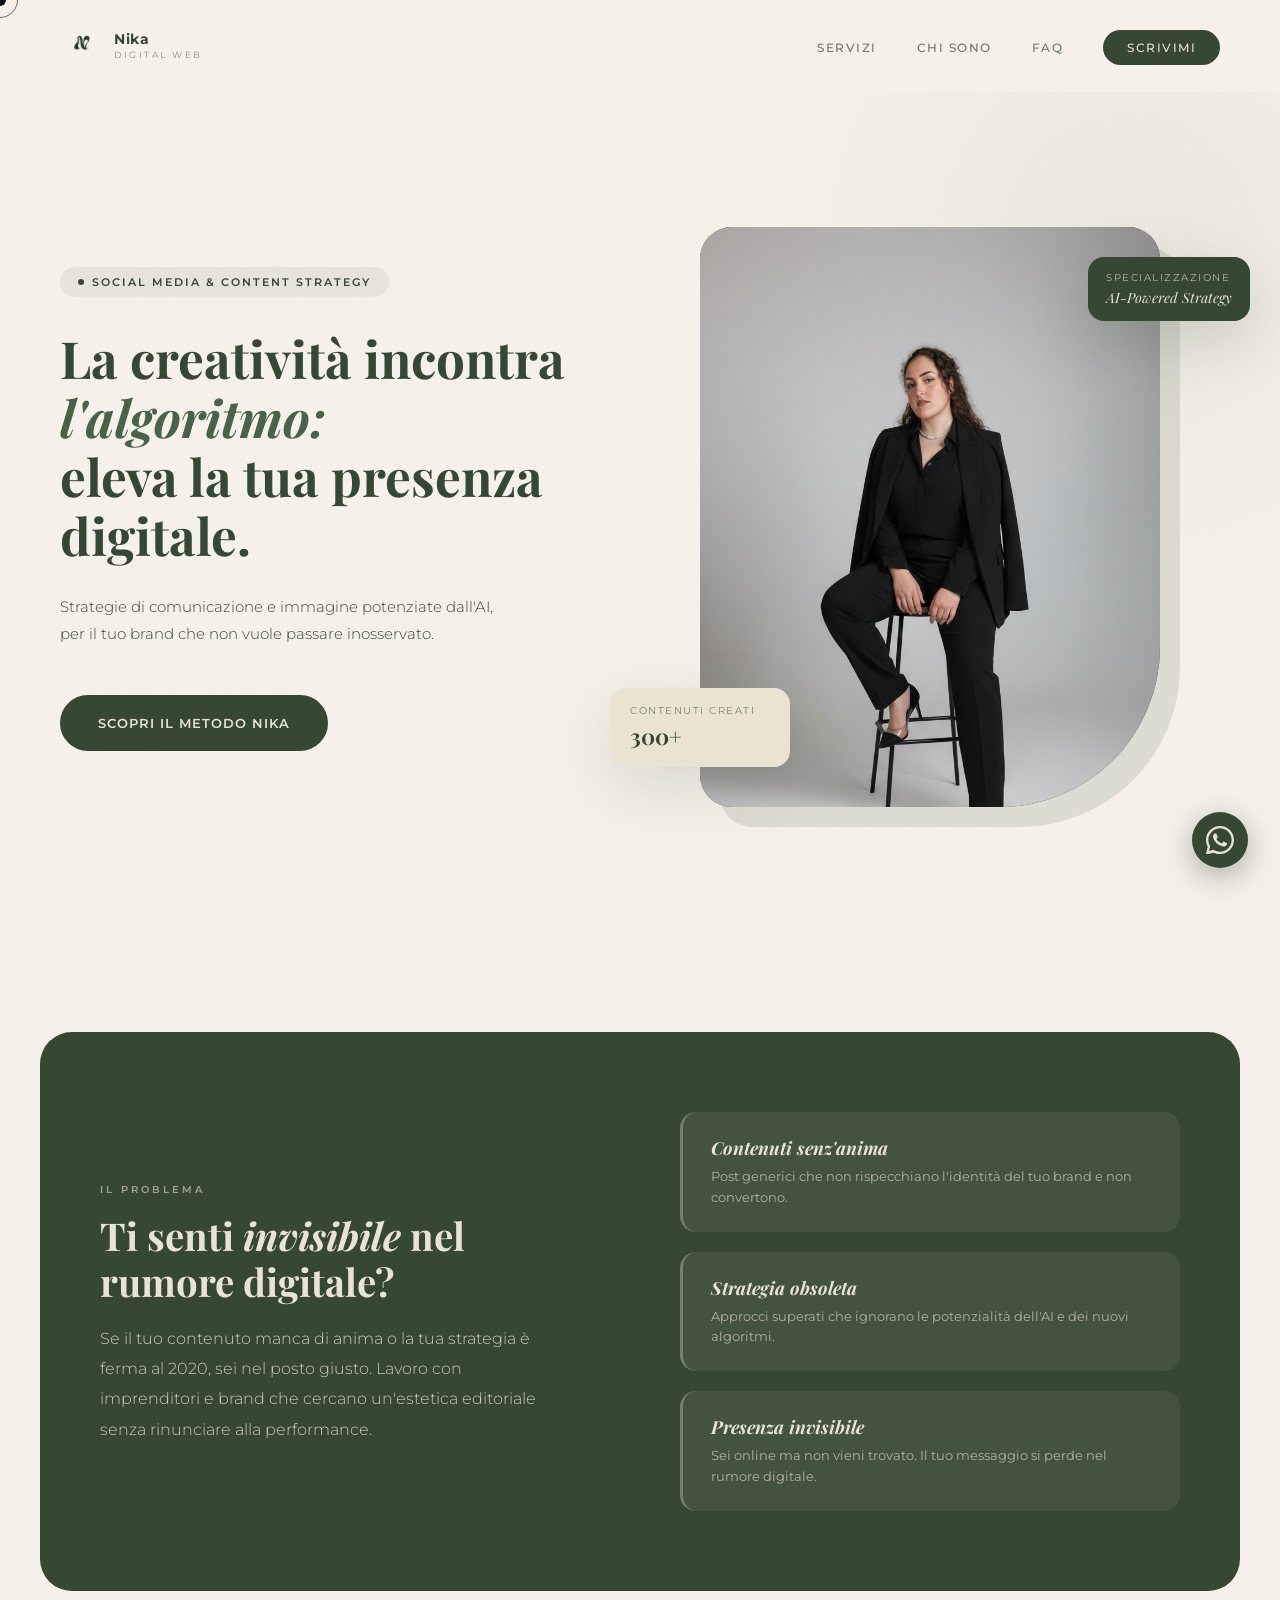
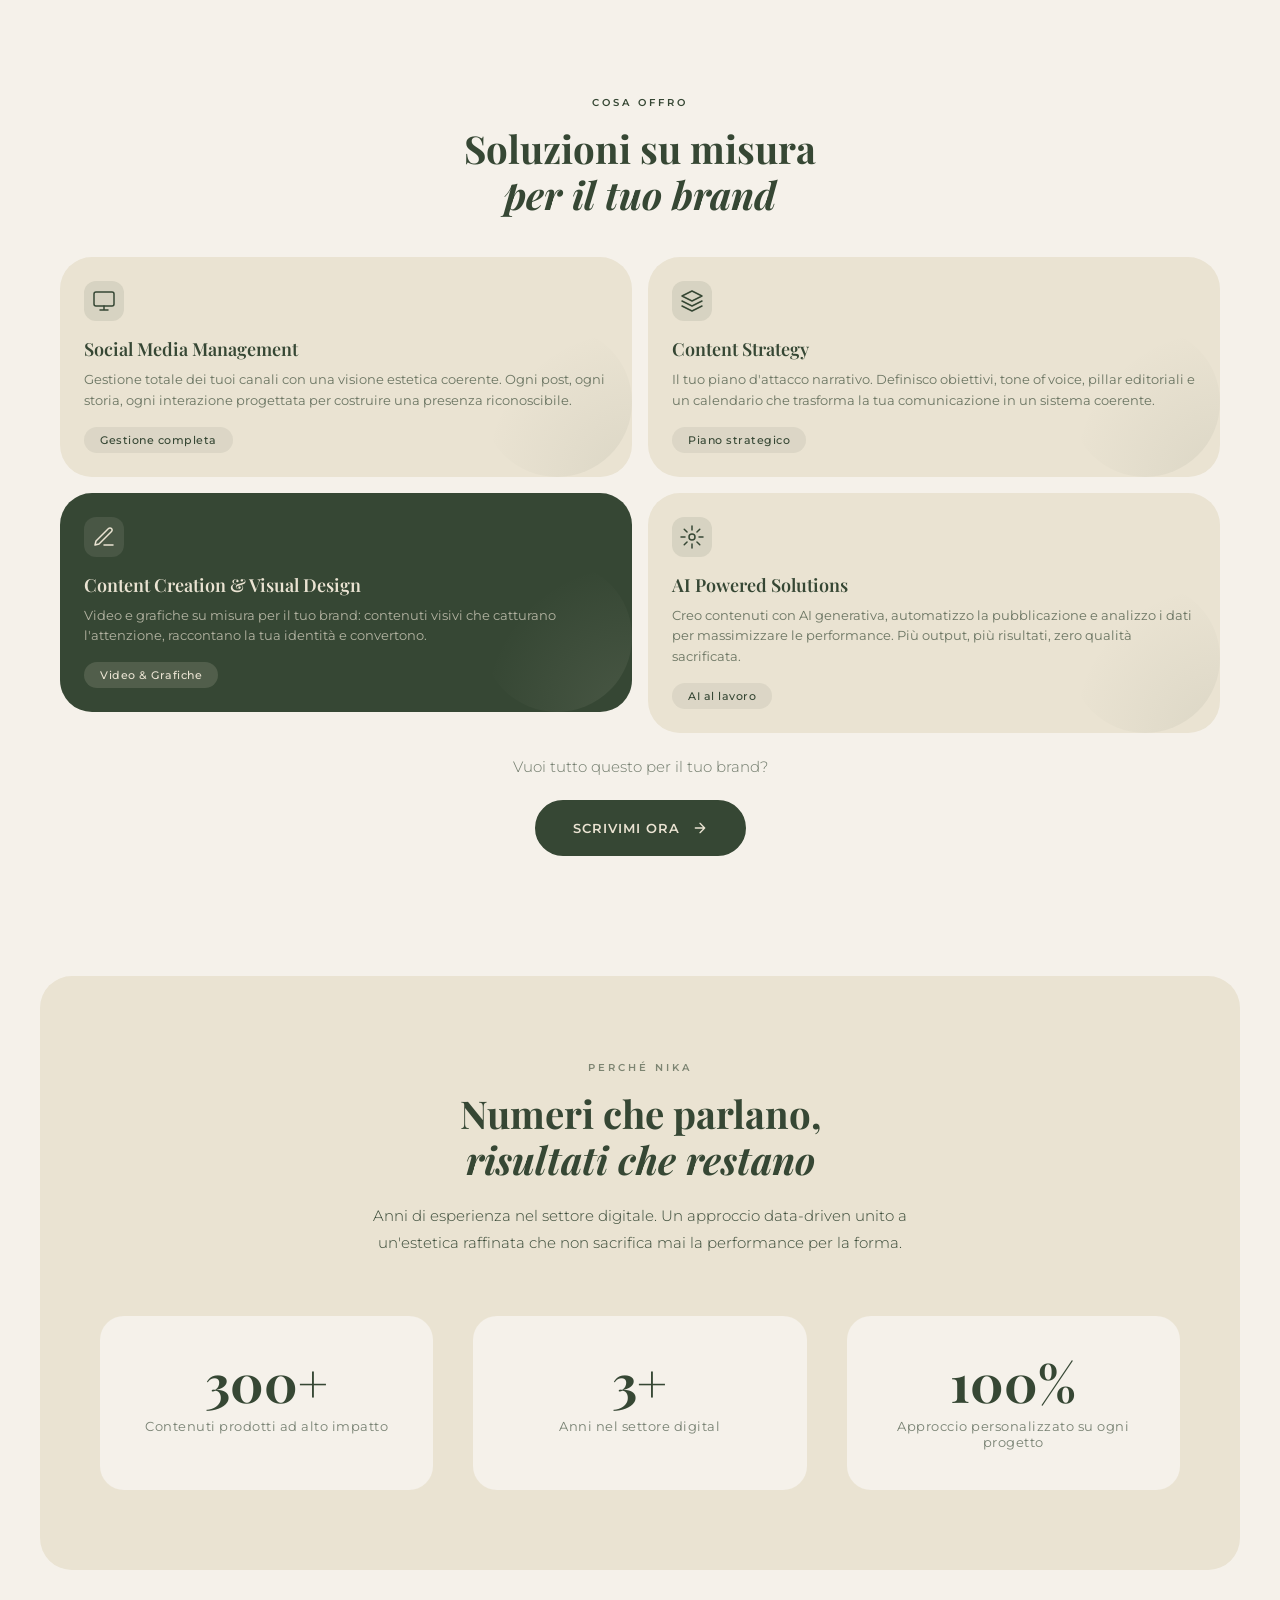
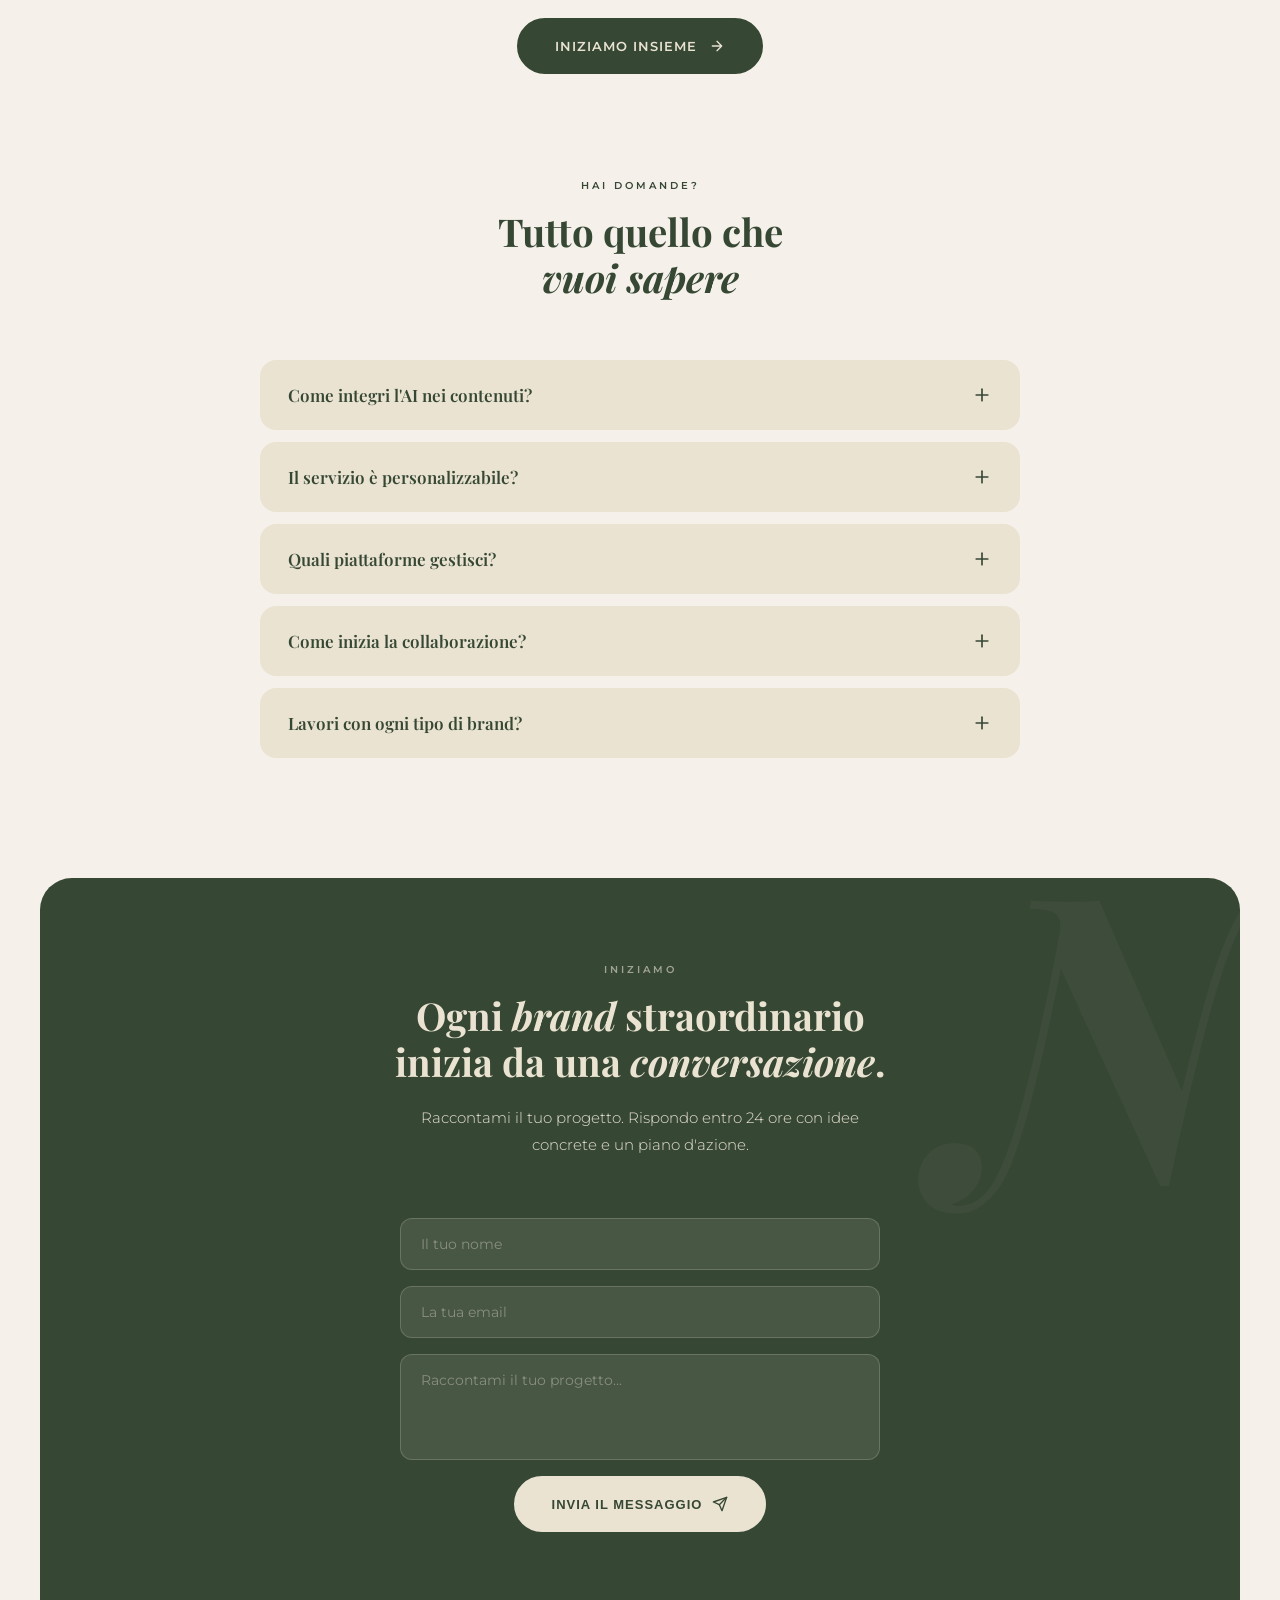
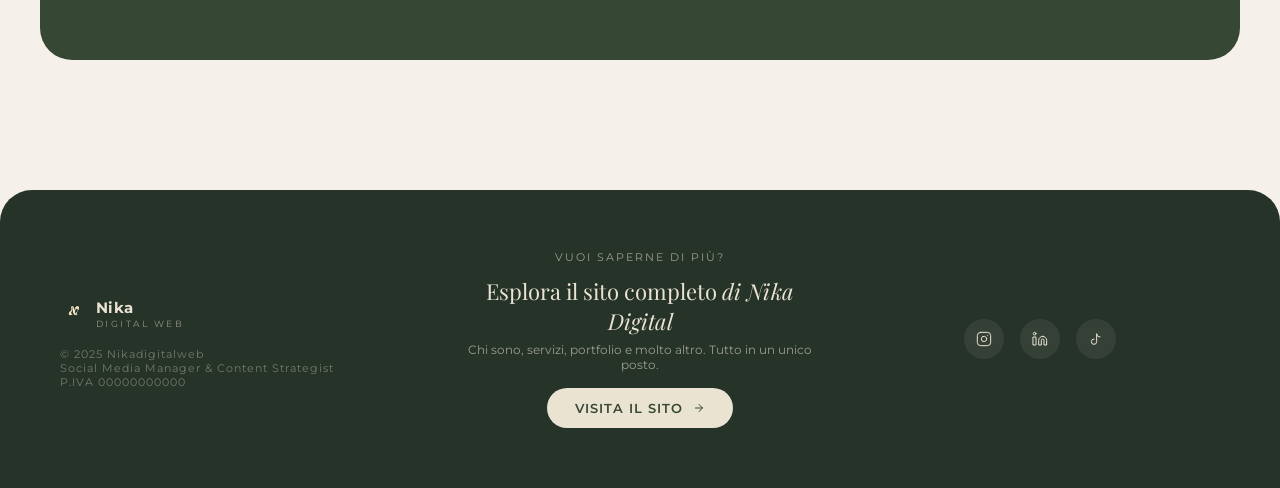
<file: landing.html>
<!DOCTYPE html>
<html lang="it">
<head>
<meta charset="UTF-8">
<meta name="viewport" content="width=device-width, initial-scale=1.0">
<title>Nika — Social Media Management & Content Strategy</title>
<link rel="preconnect" href="https://fonts.googleapis.com">
<link rel="preconnect" href="https://fonts.gstatic.com" crossorigin>
<link href="https://fonts.googleapis.com/css2?family=Playfair+Display:ital,wght@0,400;0,600;0,700;1,400;1,600&family=Montserrat:wght@300;400;500;600&display=swap" rel="stylesheet">
<meta name="description" content="Social Media Manager & Content Strategist. Strategie di comunicazione e immagine potenziate dall'AI per brand che vogliono lasciare il segno.">
<link rel="stylesheet" href="CSS\style.css">
</head>
<body>

<!-- CURSORI CUSTOM -->
<div class="cursor" id="cursor"></div>
<div class="cursor-follower" id="cursorFollower"></div>

<!-- MOBILE MENU -->
<div class="mobile-menu" id="mobileMenu">
  <button class="close-menu" id="closeMenu">✕</button>
  <a href="#servizi" onclick="closeMobile()">Servizi</a>
  <a href="#credibilita" onclick="closeMobile()">Chi sono</a>
  <a href="#faq" onclick="closeMobile()">FAQ</a>
  <a href="#contatti" onclick="closeMobile()">Contatti</a>
</div>

<!-- NAV -->
<nav id="navbar">
  <a href="#" class="nav-logo" style="display:flex; align-items:center; gap:10px; text-decoration:none;">
    <img src="images/logo.png" alt="Nika Logo" style="height: 72px; width: auto;">
    <div style="display:flex; flex-direction:column; gap:1px;">
      <span style="font-family:'Montserrat',sans-serif; font-size:14px; font-weight:700; letter-spacing:0.5px; color:var(--verde); line-height:1.1;">Nika</span>
      <span style="font-family:'Montserrat',sans-serif; font-size:9px; font-weight:400; letter-spacing:2.5px; text-transform:uppercase; color:var(--verde); opacity:.55;">Digital Web</span>
    </div>
  </a>
  <ul class="nav-links">
    <li><a href="#servizi">Servizi</a></li>
    <li><a href="#credibilita">Chi sono</a></li>
    <li><a href="#faq">FAQ</a></li>
    <li><a href="#contatti" class="nav-cta">Scrivimi</a></li>
 
  </ul>
  <div class="hamburger" id="hamburger" onclick="openMobile()">
    <span></span><span></span><span></span>
  </div>
</nav>

<!-- HERO -->
<section class="hero" id="hero">
  <div class="hero-noise"></div>

  <div class="hero-content">
    <div class="hero-tag reveal"><span></span> Social Media & Content Strategy</div>
    <h1 class="hero-h1 reveal reveal-delay-1">
      La creatività incontra<br>
      <em>l'algoritmo:</em><br>
      eleva la tua presenza digitale.
    </h1>
    <p class="hero-promise reveal reveal-delay-2">
Strategie di comunicazione e immagine
potenziate dall'AI, <br> per il tuo brand che non vuole passare inosservato.
    </p>
    <a href="#servizi" class="hero-cta reveal reveal-delay-3">
      Scopri il Metodo Nika
      <a href="#contatti" style="display:block; margin-top:16px; font-size:12px; letter-spacing:1.5px; text-transform:uppercase; color:var(--verde); opacity:0.6; text-decoration:none;"></a>
     <!-- <svg width="16" height="16" viewBox="0 0 24 24" fill="none" stroke="currentColor" stroke-width="2" stroke-linecap="round" stroke-linejoin="round"><path d="M5 12h14M12 5l7 7-7 7"/></svg>
    </a>-->
  </div>

  <div class="hero-visual reveal reveal-delay-2">
    <div class="hero-portrait-wrap">
      <div class="hero-portrait-bg"></div>
      <div class="hero-portrait">
         <img src="images\image.png" alt="Nika">
    
        </div>
      </div>
      <div class="hero-badge">
        <div class="hero-badge-label">Contenuti creati</div>
        <div class="hero-badge-val">300+</div>
      </div>
<div class="hero-badge2">
        <p>Specializzazione</p>
        <span>AI-Powered Strategy</span>
      </div>
    </div>
  </div>

  <!--<div class="scroll-hint">
    <div class="scroll-line"></div>
    Scorri
  </div> -->
</section>

<!-- PROBLEMA -->
<section style="padding: 40px 0 20px; background: transparent;">
  <div class="problema reveal">
    <div style="padding: 80px 60px 80px 60px;">
      <span class="section-tag">Il problema</span>
      <h2 class="section-title" style="color: var(--beige);">Ti senti <em>invisibile</em> nel rumore digitale?</h2>
      <p class="problema-text">
        Se il tuo contenuto manca di anima o la tua strategia è ferma al 2020, sei nel posto giusto. Lavoro con imprenditori e brand che cercano un'estetica editoriale senza rinunciare alla performance.
      </p>
    </div>
    <div style="padding: 80px 60px 80px 0;" class="problema-highlights">
      <div class="problema-item reveal reveal-delay-1">
        <h4>Contenuti senz'anima</h4>
        <p>Post generici che non rispecchiano l'identità del tuo brand e non convertono.</p>
      </div>
      <div class="problema-item reveal reveal-delay-2">
        <h4>Strategia obsoleta</h4>
        <p>Approcci superati che ignorano le potenzialità dell'AI e dei nuovi algoritmi.</p>
      </div>
      <div class="problema-item reveal reveal-delay-3">
        <h4>Presenza invisibile</h4>
        <p>Sei online ma non vieni trovato. Il tuo messaggio si perde nel rumore digitale.</p>
      </div>
    </div>
  </div>
</section>

<!-- SOLUZIONE -->
<section class="soluzione" id="servizi" style="padding-top: 80px; padding-bottom: 120px;">
  <div style="text-align: center; max-width: 600px; margin: 0 auto;">
    <span class="section-tag reveal">Cosa offro</span>
    <h2 class="section-title reveal reveal-delay-1">Soluzioni su misura<br><em>per il tuo brand</em></h2>
  </div>
  <div class="soluzione-grid">
  
    <div class="service-card reveal reveal-delay-1">
      <div class="service-icon">
        <svg viewBox="0 0 24 24" fill="none" stroke-width="1.5" stroke-linecap="round" stroke-linejoin="round"><rect x="2" y="3" width="20" height="14" rx="2"/><path d="M8 21h8M12 17v4"/></svg>
      </div>
      <h3 class="service-title">Social Media Management</h3>
      <p class="service-desc">Gestione totale dei tuoi canali con una visione estetica coerente. Ogni post, ogni storia, ogni interazione progettata per costruire una presenza riconoscibile.</p>
      <span class="service-tag">Gestione completa</span>
    </div>
    <div class="service-card reveal reveal-delay-2">
      <div class="service-icon">
        <svg viewBox="0 0 24 24" fill="none" stroke-width="1.5" stroke-linecap="round" stroke-linejoin="round"><path d="M12 2L2 7l10 5 10-5-10-5z"/><path d="M2 17l10 5 10-5"/><path d="M2 12l10 5 10-5"/></svg>
      </div>
      <h3 class="service-title">Content Strategy</h3>
      <p class="service-desc">Il tuo piano d'attacco narrativo. Definisco obiettivi, tone of voice, pillar editoriali e un calendario che trasforma la tua comunicazione in un sistema coerente.</p>
      <span class="service-tag">Piano strategico</span>
    </div>
    <div class="service-card reveal reveal-delay-3">
      <div class="service-icon">
        <svg viewBox="0 0 24 24" fill="none" stroke-width="1.5" stroke-linecap="round" stroke-linejoin="round"><path d="M12 20h9"/><path d="M16.5 3.5a2.121 2.121 0 013 3L7 19l-4 1 1-4L16.5 3.5z"/></svg>
      </div>
      <h3 class="service-title">Content Creation & Visual Design</h3>
      <p class="service-desc">Video e grafiche su misura per il tuo brand: contenuti visivi che catturano l'attenzione, raccontano la tua identità e convertono.</p>
      <span class="service-tag">Video & Grafiche</span>
    </div>
    <div class="service-card reveal reveal-delay-4">
      <div class="service-icon">
        <svg viewBox="0 0 24 24" fill="none" stroke-width="1.5" stroke-linecap="round" stroke-linejoin="round"><circle cx="12" cy="12" r="3"/><path d="M12 1v4M12 19v4M4.22 4.22l2.83 2.83M16.95 16.95l2.83 2.83M1 12h4M19 12h4M4.22 19.78l2.83-2.83M16.95 7.05l2.83-2.83"/></svg>
      </div>
      <h3 class="service-title">AI Powered Solutions</h3>
      <p class="service-desc">Creo contenuti con AI generativa, automatizzo la pubblicazione e analizzo i dati per massimizzare le performance. Più output, più risultati, zero qualità sacrificata.</p>
      <span class="service-tag">AI al lavoro</span>
    </div>
  </div>
  <div style="text-align:center; margin-top:24px;" class="reveal">
  <p style="font-size:15px; color:var(--verde); opacity:0.7; margin-bottom:24px; font-weight:300;">Vuoi tutto questo per il tuo brand?</p>
  <a href="#contatti" class="hero-cta">
    Scrivimi ora
    <svg width="16" height="16" viewBox="0 0 24 24" fill="none" stroke="currentColor" stroke-width="2" stroke-linecap="round" stroke-linejoin="round"><path d="M5 12h14M12 5l7 7-7 7"/></svg>
  </a>
</div>
</section>

<!-- CREDIBILITÀ -->
<section style="padding: 0 0 0; background: transparent;" id="credibilita">
  <div class="credibilita reveal">
    <div style="padding: 80px 60px;">
      <span class="section-tag">Perché Nika</span>
      <h2 class="section-title reveal reveal-delay-1">Numeri che parlano,<br><em>risultati che restano</em></h2>
      <p class="cred-desc reveal reveal-delay-2">
        Anni di esperienza nel settore digitale. Un approccio data-driven unito a un'estetica raffinata che non sacrifica mai la performance per la forma.
      </p>
      <div class="stats-grid">
        <div class="stat-item reveal reveal-delay-1">
          <div class="stat-num">300+</div>
          <div class="stat-label">Contenuti prodotti ad alto impatto</div>
        </div>
        <div class="stat-item reveal reveal-delay-2">
          <div class="stat-num">3+</div>
          <div class="stat-label">Anni nel settore digital</div>
        </div>
        <div class="stat-item reveal reveal-delay-3">
          <div class="stat-num">100%</div>
          <div class="stat-label">Approccio personalizzato su ogni progetto</div>
        </div>
      </div>
      
      </div>
    </div>
  </div>
  <div style="margin-top:48px;" class="reveal">
  <div style="text-align:center; margin-top:48px; padding: 0 60px 60px;" class="reveal">
  <a href="#contatti" class="hero-cta" style="background:var(--verde); color:var(--beige); border-color:var(--verde);">
    Iniziamo insieme
    <svg width="16" height="16" viewBox="0 0 24 24" fill="none" stroke="currentColor" stroke-width="2" stroke-linecap="round" stroke-linejoin="round"><path d="M5 12h14M12 5l7 7-7 7"/></svg>
  </a>
</div>
</div>
</section>

<!-- FAQ -->
<section class="faq" id="faq" style="padding-top: 40px;">
  <div style="text-align: center; max-width: 600px; margin: 0 auto;">
    <span class="section-tag reveal">Hai domande?</span>
    <h2 class="section-title reveal reveal-delay-1">Tutto quello che<br><em>vuoi sapere</em></h2>
  </div>
  <div class="faq-list reveal reveal-delay-2">
    <div class="faq-item">
      <button class="faq-q" onclick="toggleFaq(this)">
        Come integri l'AI nei contenuti?
        <svg viewBox="0 0 24 24" fill="none" stroke-width="2" stroke-linecap="round" stroke-linejoin="round"><line x1="12" y1="5" x2="12" y2="19"/><line x1="5" y1="12" x2="19" y2="12"/></svg>
      </button>
      <div class="faq-a">L'AI è uno strumento, non un sostituto della creatività. La uso per velocizzare la ricerca, generare varianti di copy, analizzare dati di performance e automatizzare processi ripetitivi. Il risultato finale passa sempre attraverso il mio editing e la mia visione editoriale, mantenendo l'autenticità della tua voce.</div>
    </div>
    <div class="faq-item">
      <button class="faq-q" onclick="toggleFaq(this)">
        Il servizio è personalizzabile?
        <svg viewBox="0 0 24 24" fill="none" stroke-width="2" stroke-linecap="round" stroke-linejoin="round"><line x1="12" y1="5" x2="12" y2="19"/><line x1="5" y1="12" x2="19" y2="12"/></svg>
      </button>
      <div class="faq-a">Assolutamente sì. Non esiste un pacchetto standard: ogni collaborazione parte da un'analisi approfondita del tuo brand, dei tuoi obiettivi e del tuo pubblico. Costruiamo insieme un percorso su misura che si adatta al tuo budget e alle tue esigenze specifiche.</div>
    </div>
    <div class="faq-item">
      <button class="faq-q" onclick="toggleFaq(this)">
        Quali piattaforme gestisci?
        <svg viewBox="0 0 24 24" fill="none" stroke-width="2" stroke-linecap="round" stroke-linejoin="round"><line x1="12" y1="5" x2="12" y2="19"/><line x1="5" y1="12" x2="19" y2="12"/></svg>
      </button>
      <div class="faq-a">Lavoro principalmente con Instagram, LinkedIn, TikTok e Facebook. Posso supportarti anche nella gestione di newsletter, blog e altri canali di contenuto. La scelta delle piattaforme dipende sempre dal tuo target e dai tuoi obiettivi di business.</div>
    </div>
    <div class="faq-item">
      <button class="faq-q" onclick="toggleFaq(this)">
        Come inizia la collaborazione?
        <svg viewBox="0 0 24 24" fill="none" stroke-width="2" stroke-linecap="round" stroke-linejoin="round"><line x1="12" y1="5" x2="12" y2="19"/><line x1="5" y1="12" x2="19" y2="12"/></svg>
      </button>
      <div class="faq-a">Il primo passo è una call conoscitiva gratuita di 30 minuti in cui esploriamo le tue esigenze, gli obiettivi e la visione del tuo brand. Se c'è allineamento, procedo con un'analisi approfondita e la proposta di un piano strategico personalizzato.</div>
    </div>
    <div class="faq-item">
      <button class="faq-q" onclick="toggleFaq(this)">
        Lavori con ogni tipo di brand?
        <svg viewBox="0 0 24 24" fill="none" stroke-width="2" stroke-linecap="round" stroke-linejoin="round"><line x1="12" y1="5" x2="12" y2="19"/><line x1="5" y1="12" x2="19" y2="12"/></svg>
      </button>
      <div class="faq-a">Sono selettiva nelle collaborazioni. Lavoro con imprenditori, professionisti e brand che hanno una visione chiara e vogliono costruire una presenza digitale di qualità. Non faccio quantità: preferisco pochi clienti a cui dedicare attenzione e cura massima.</div>
    </div>
  </div>
</section>

<!-- CTA FINALE -->
<section style="padding: 0 0 80px; background: transparent;" id="contatti">
  <div class="cta-finale reveal">
    <div style="padding: 80px 60px; position: relative; z-index: 2;">
      <span class="section-tag">Iniziamo</span>
      <h2 class="section-title reveal reveal-delay-1" style="max-width: 500px; margin: 0 auto 20px;">Ogni <em>brand</em> straordinario inizia da una <em>conversazione</em>.</h2>
      <p class="cta-sub reveal reveal-delay-2">Raccontami il tuo progetto. Rispondo entro 24 ore con idee concrete e un piano d'azione.</p>

<form id="contact-form" action="https://formsubmit.co/ajax/info@nikadigitalweb.com" method="POST" class="cta-form">
  <input type="text" name="nome" class="form-field" placeholder="Il tuo nome" required>
  <input type="email" name="email" class="form-field" placeholder="La tua email" required>
  <textarea name="messaggio" class="form-field" rows="4" placeholder="Raccontami il tuo progetto..." required></textarea>
  <input type="hidden" name="_captcha" value="false">
  <input type="hidden" name="_template" value="table">
  <button type="submit" class="btn-primary" id="submit-btn" style="align-self: center; width: fit-content;">
    Invia il messaggio
    <svg width="16" height="16" viewBox="0 0 24 24" fill="none" stroke="currentColor" stroke-width="2" stroke-linecap="round" stroke-linejoin="round"><line x1="22" y1="2" x2="11" y2="13"/><polygon points="22 2 15 22 11 13 2 9 22 2"/></svg>
  </button>
  <div id="form-success" style="display:none; background:rgba(54,71,52,0.1); border:1px solid rgba(54,71,52,0.3); border-radius:14px; padding:18px 22px; color:var(--beige); font-weight:600; font-size:.95rem; text-align:center; width:100%;">
    ✓ Messaggio inviato! Ti rispondo entro 24 ore.
  </div>
  <div id="form-error" style="display:none; background:rgba(220,50,50,0.1); border:1px solid rgba(220,50,50,0.35); border-radius:14px; padding:18px 22px; color:#ff6b6b; font-weight:600; font-size:.95rem; text-align:center; width:100%;">
    Ops, qualcosa è andato storto. Riprova o scrivimi su WhatsApp.
  </div>
</form>

<script>
document.getElementById('contact-form').addEventListener('submit', async function(e) {
  e.preventDefault();
  const btn = document.getElementById('submit-btn');
  btn.textContent = 'Invio in corso...';
  btn.disabled = true;
  const formData = new FormData(this);
  try {
   const response = await fetch(this.action, {
      method: 'POST',
      body: new FormData(this),
      headers: { 'Accept': 'application/json' }
    });
    const result = await response.json();
    if (result.success === 'true' || result.success === true) {
      document.getElementById('form-success').style.display = 'block';
      document.getElementById('form-error').style.display = 'none';
      this.reset();
    } else {
      document.getElementById('form-error').style.display = 'block';
    }
  } catch {
    document.getElementById('form-error').style.display = 'block';
  }
  btn.textContent = 'Invia il messaggio';
  btn.disabled = false;
});
</script>

    </div>
  </div>
</section>
<!-- FOOTER -->
<footer>
  <div>
    <div style="display:flex; align-items:center; gap:10px; margin-bottom:10px;">
      <img src="images/logo2.png" alt="Nika" style="height:48px; width:auto;" onerror="this.style.display='none'">
      <div style="display:flex; flex-direction:column; gap:1px;">
        <span style="font-family:'Montserrat',sans-serif; font-size:15px; font-weight:700; color:var(--beige); letter-spacing:0.5px;">Nika</span>
        <span style="font-family:'Montserrat',sans-serif; font-size:9px; font-weight:400; letter-spacing:2.5px; text-transform:uppercase; color:var(--beige); opacity:.55;">Digital Web</span>
      </div>
    </div>
    <div class="footer-copy">© 2025 Nikadigitalweb<br>Social Media Manager & Content Strategist<br>P.IVA 00000000000</div>
  </div>
  <div style="text-align:center;">
  <span style="font-size:11px; letter-spacing:2px; text-transform:uppercase; color:var(--beige); opacity:.6; display:block; margin-bottom:12px;">Vuoi saperne di più?</span>
  <p style="font-family:'Playfair Display',serif; font-size:22px; color:var(--beige); margin-bottom:6px;">Esplora il sito completo <em>di Nika Digital</em></p>
  <p style="font-size:12px; color:var(--beige); opacity:.6; margin-bottom:16px;">Chi sono, servizi, portfolio e molto altro. Tutto in un unico posto.</p>
  <a href="https://nikadigitalweb.github.io/nika/" target="_blank" class="site-cta-btn">Visita il sito <svg width="12" height="12" viewBox="0 0 24 24" fill="none" stroke="currentColor" stroke-width="2" stroke-linecap="round" stroke-linejoin="round"><path d="M5 12h14M12 5l7 7-7 7"/></svg></a>
</div>
  <div class="footer-social">
   <a href="https://www.instagram.com/nikadigital.hub/" target="_blank" class="social-link" aria-label="Instagram">
      <svg viewBox="0 0 24 24" fill="none" stroke-width="1.5" stroke-linecap="round" stroke-linejoin="round"><rect x="2" y="2" width="20" height="20" rx="5" ry="5"/><path d="M16 11.37A4 4 0 1 1 12.63 8 4 4 0 0 1 16 11.37z"/><line x1="17.5" y1="6.5" x2="17.51" y2="6.5"/></svg>
    </a>
    <a href="https://www.linkedin.com/in/nicolemarradigital/" target="_blank" class="social-link" aria-label="LinkedIn">
      <svg viewBox="0 0 24 24" fill="none" stroke-width="1.5" stroke-linecap="round" stroke-linejoin="round"><path d="M16 8a6 6 0 0 1 6 6v7h-4v-7a2 2 0 0 0-2-2 2 2 0 0 0-2 2v7h-4v-7a6 6 0 0 1 6-6z"/><rect x="2" y="9" width="4" height="12"/><circle cx="4" cy="4" r="2"/></svg>
    </a>
    <a href="https://www.tiktok.com/@nikadigital.hub?lang=en" target="_blank" class="social-link" aria-label="TikTok">
      <svg viewBox="0 0 24 24" fill="none" stroke-width="1.5" stroke-linecap="round" stroke-linejoin="round"><path d="M9 12a4 4 0 1 0 4 4V4a5 5 0 0 0 5 5"/></svg>
    </a>
  </div>
</footer>

<script>
  // CURSOR
  const cursor = document.getElementById('cursor');
  const follower = document.getElementById('cursorFollower');
  let fx = 0, fy = 0, cx = 0, cy = 0;
  document.addEventListener('mousemove', e => { cx = e.clientX; cy = e.clientY; cursor.style.left = cx + 'px'; cursor.style.top = cy + 'px'; });
  function animFollower() {
    fx += (cx - fx) * 0.12;
    fy += (cy - fy) * 0.12;
    follower.style.left = fx + 'px';
    follower.style.top = fy + 'px';
    requestAnimationFrame(animFollower);
  }
  animFollower();
  document.querySelectorAll('a, button, .service-card, .faq-q, .problema-item').forEach(el => {
    el.addEventListener('mouseenter', () => { cursor.style.transform = 'translate(-50%, -50%) scale(2.5)'; cursor.style.background = 'transparent'; cursor.style.border = '1.5px solid var(--verde)'; follower.style.opacity = '0'; });
    el.addEventListener('mouseleave', () => { cursor.style.transform = 'translate(-50%, -50%) scale(1)'; cursor.style.background = 'var(--verde)'; cursor.style.border = 'none'; follower.style.opacity = '0.6'; });
  });

  // NAV SCROLL
  const navbar = document.getElementById('navbar');
  window.addEventListener('scroll', () => { navbar.classList.toggle('scrolled', window.scrollY > 50); });

  // MOBILE MENU
  function openMobile() { document.getElementById('mobileMenu').classList.add('open'); }
  function closeMobile() { document.getElementById('mobileMenu').classList.remove('open'); }
  document.getElementById('closeMenu').addEventListener('click', closeMobile);

  // SCROLL REVEAL
  const reveals = document.querySelectorAll('.reveal');
  const observer = new IntersectionObserver((entries) => {
    entries.forEach(e => { if (e.isIntersecting) { e.target.classList.add('visible'); } });
  }, { threshold: 0.12, rootMargin: '0px 0px -40px 0px' });
  reveals.forEach(el => observer.observe(el));

  // Trigger hero reveals immediately
  setTimeout(() => { document.querySelectorAll('.hero .reveal').forEach(el => el.classList.add('visible')); }, 100);

  // FAQ
  function toggleFaq(btn) {
    const item = btn.parentElement;
    const isOpen = item.classList.contains('open');
    document.querySelectorAll('.faq-item').forEach(i => i.classList.remove('open'));
    if (!isOpen) item.classList.add('open');
  }

  // FORM
  function handleSubmit(e) {
    e.preventDefault();
    const btn = e.target.querySelector('button[type="submit"]');
    btn.textContent = '✓ Messaggio inviato!';
    btn.style.background = 'var(--beige)';
    btn.style.color = 'var(--verde)';
    setTimeout(() => { btn.innerHTML = 'Invia il messaggio <svg width="16" height="16" viewBox="0 0 24 24" fill="none" stroke="currentColor" stroke-width="2" stroke-linecap="round" stroke-linejoin="round"><line x1="22" y1="2" x2="11" y2="13"/><polygon points="22 2 15 22 11 13 2 9 22 2"/></svg>'; btn.style.background = 'var(--beige)'; btn.style.color = 'var(--verde)'; }, 3000);
  }

  // PARALLAX LEGGERO HERO
  window.addEventListener('scroll', () => {
    const scrolled = window.scrollY;
    const heroPortrait = document.querySelector('.hero-portrait-wrap');
    if (heroPortrait && scrolled < window.innerHeight) {
      heroPortrait.style.transform = `translateY(${scrolled * 0.08}px)`;
    }
  });
</script>
<a href="https://wa.me/393318461681" target="_blank" class="whatsapp-float" aria-label="WhatsApp">
  <svg width="28" height="28" viewBox="0 0 24 24" fill="currentColor">
    <path d="M17.472 14.382c-.297-.149-1.758-.867-2.03-.967-.273-.099-.471-.148-.67.15-.197.297-.767.966-.94 1.164-.173.199-.347.223-.644.075-.297-.15-1.255-.463-2.39-1.475-.883-.788-1.48-1.761-1.653-2.059-.173-.297-.018-.458.13-.606.134-.133.298-.347.446-.52.149-.174.198-.298.298-.497.099-.198.05-.371-.025-.52-.075-.149-.669-1.612-.916-2.207-.242-.579-.487-.5-.669-.51-.173-.008-.371-.01-.57-.01-.198 0-.52.074-.792.372-.272.297-1.04 1.016-1.04 2.479 0 1.462 1.065 2.875 1.213 3.074.149.198 2.096 3.2 5.077 4.487.709.306 1.262.489 1.694.625.712.227 1.36.195 1.871.118.571-.085 1.758-.719 2.006-1.413.248-.694.248-1.289.173-1.413-.074-.124-.272-.198-.57-.347z"/>
    <path d="M12 0C5.373 0 0 5.373 0 12c0 2.117.554 4.103 1.523 5.828L.057 23.428a.75.75 0 0 0 .916.916l5.628-1.472A11.953 11.953 0 0 0 12 24c6.627 0 12-5.373 12-12S18.627 0 12 0zm0 22c-1.907 0-3.698-.528-5.228-1.444l-.374-.223-3.88 1.016 1.03-3.762-.244-.389A9.96 9.96 0 0 1 2 12C2 6.477 6.477 2 12 2s10 4.477 10 10-4.477 10-10 10z"/>
  </svg>
</a>
</body>
</html>
</file>
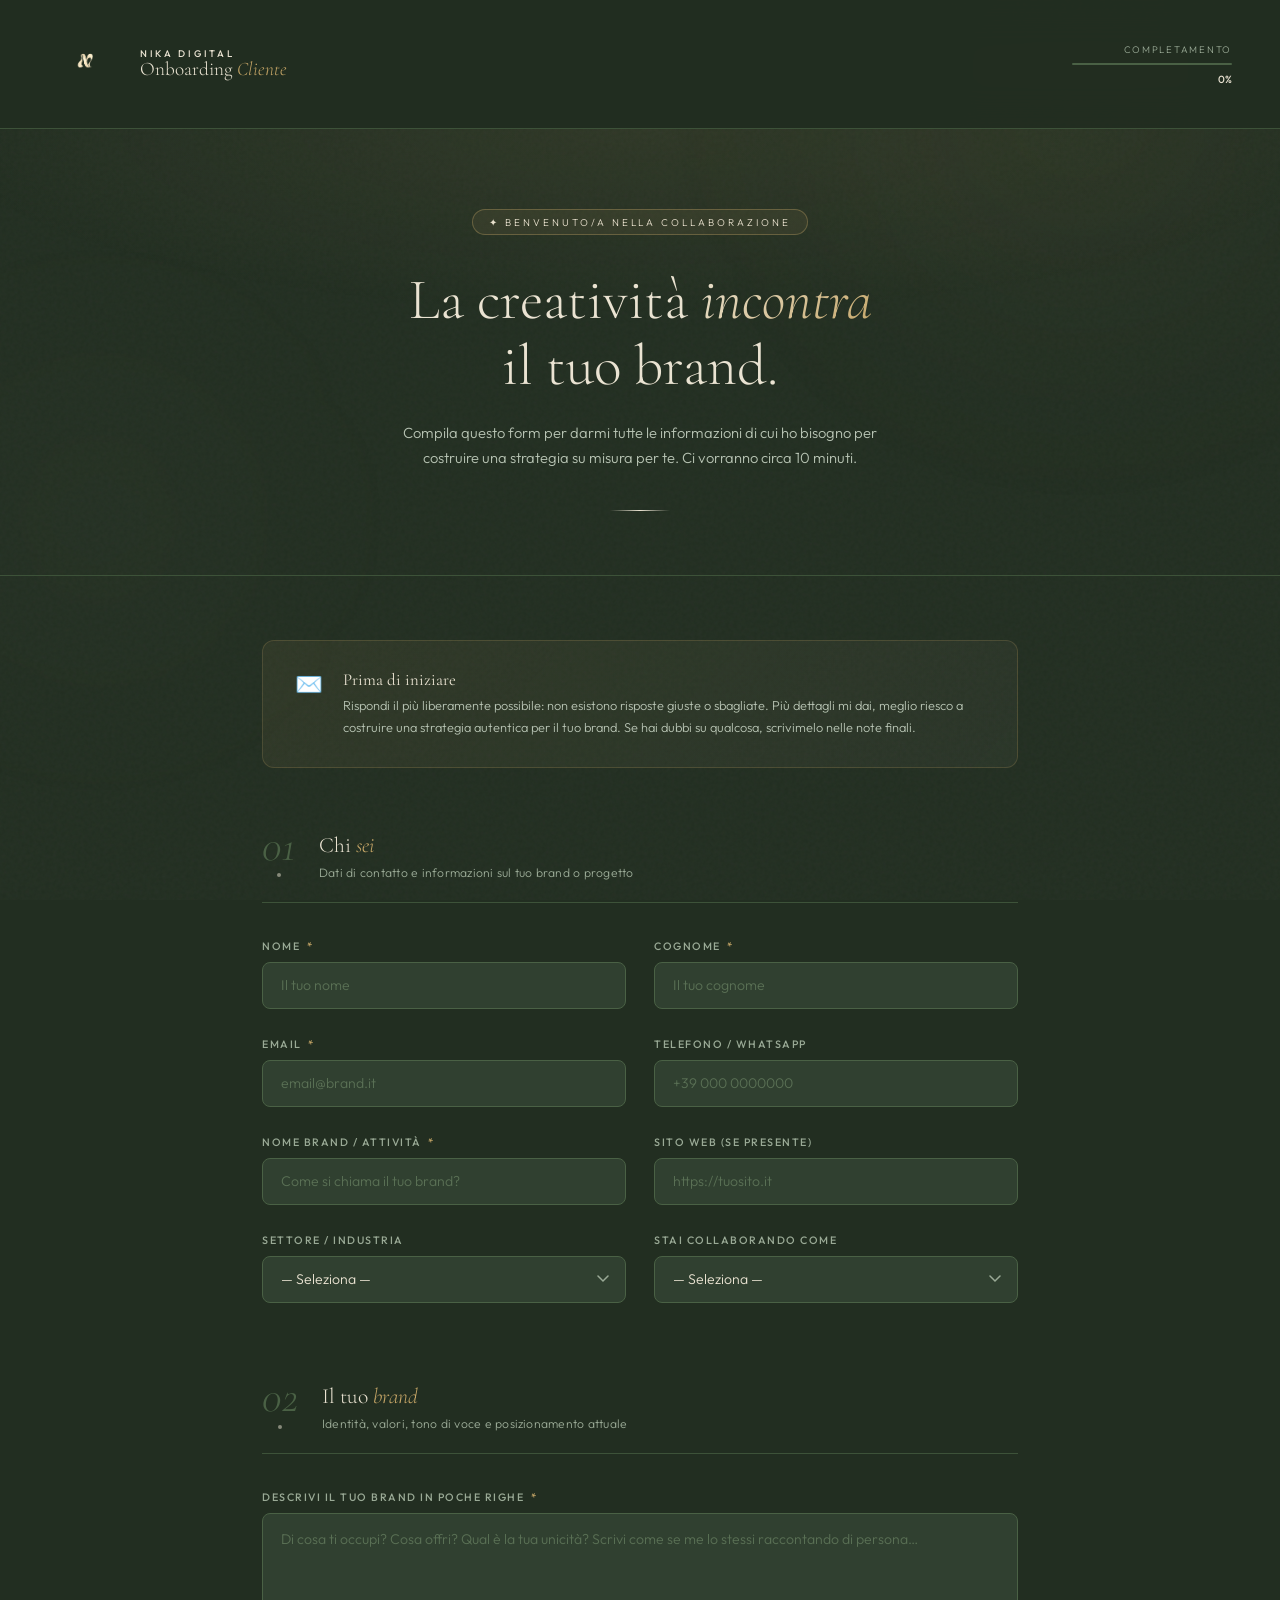
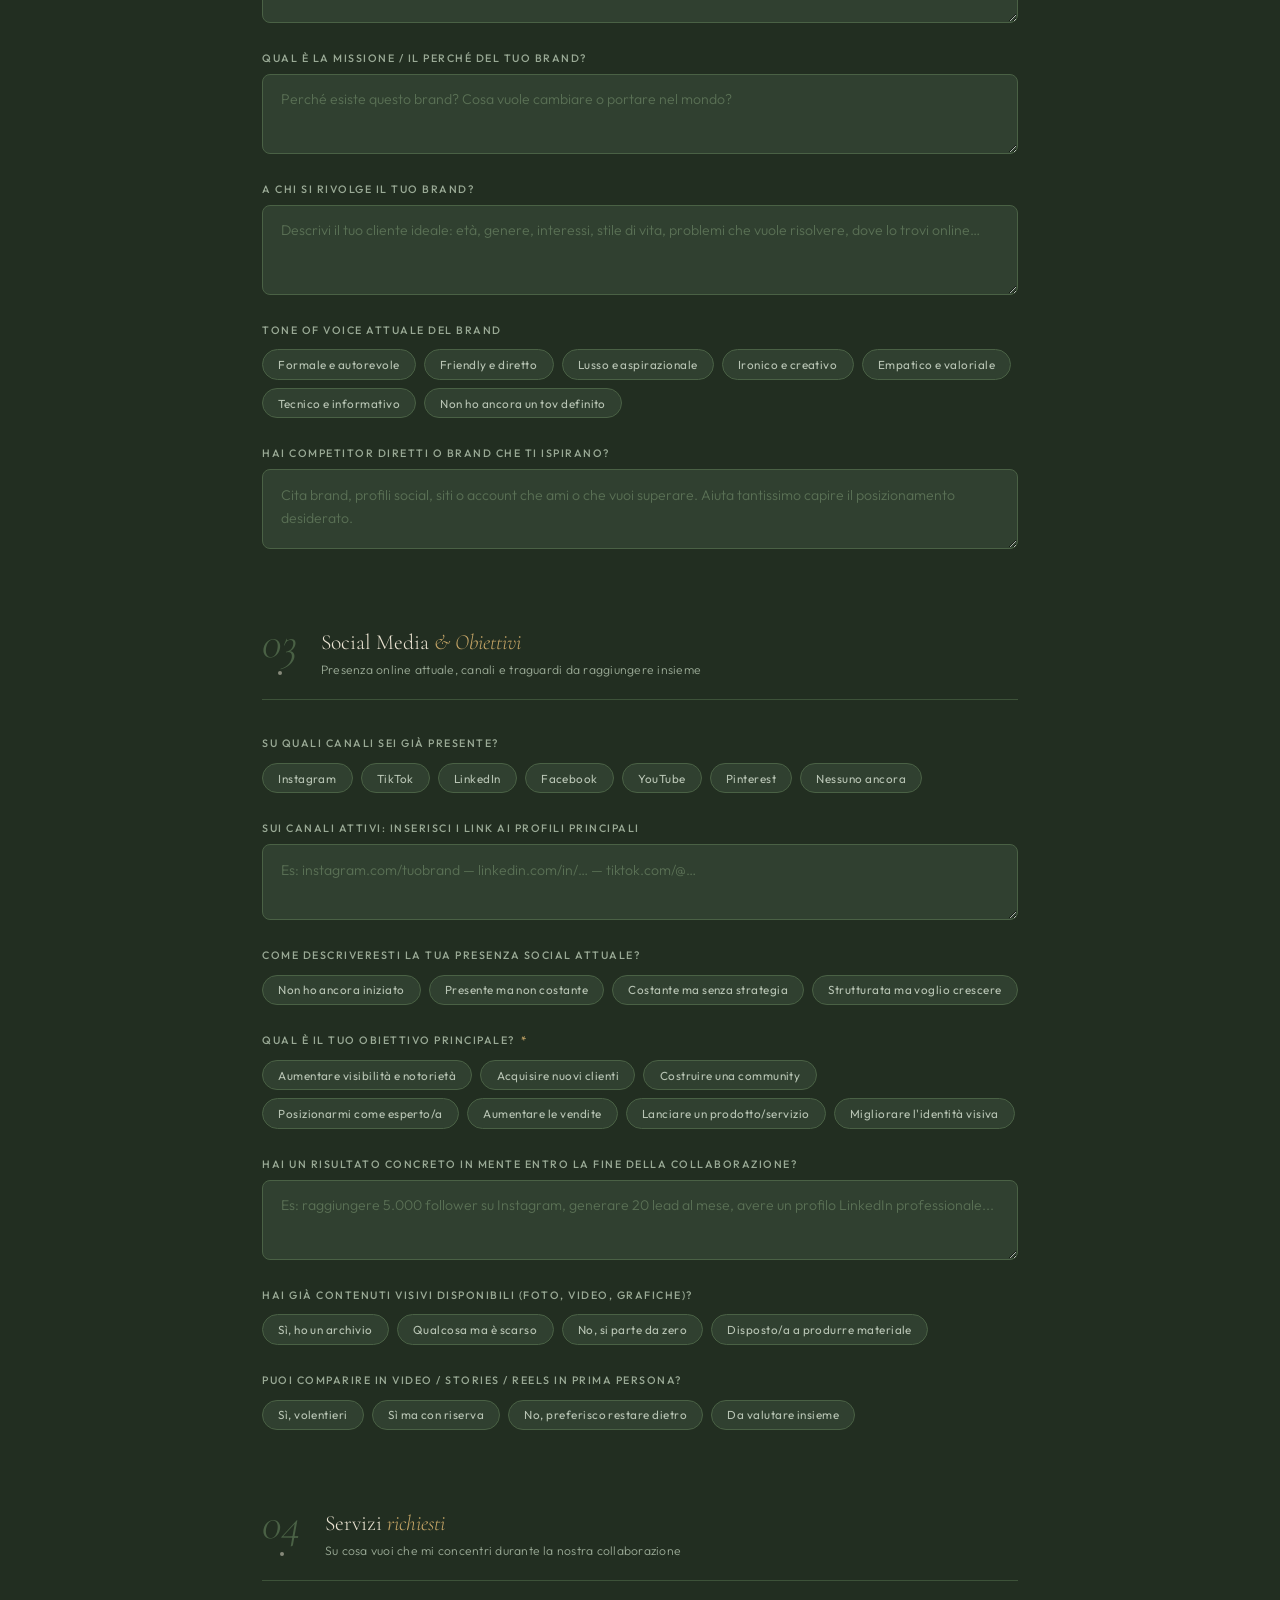
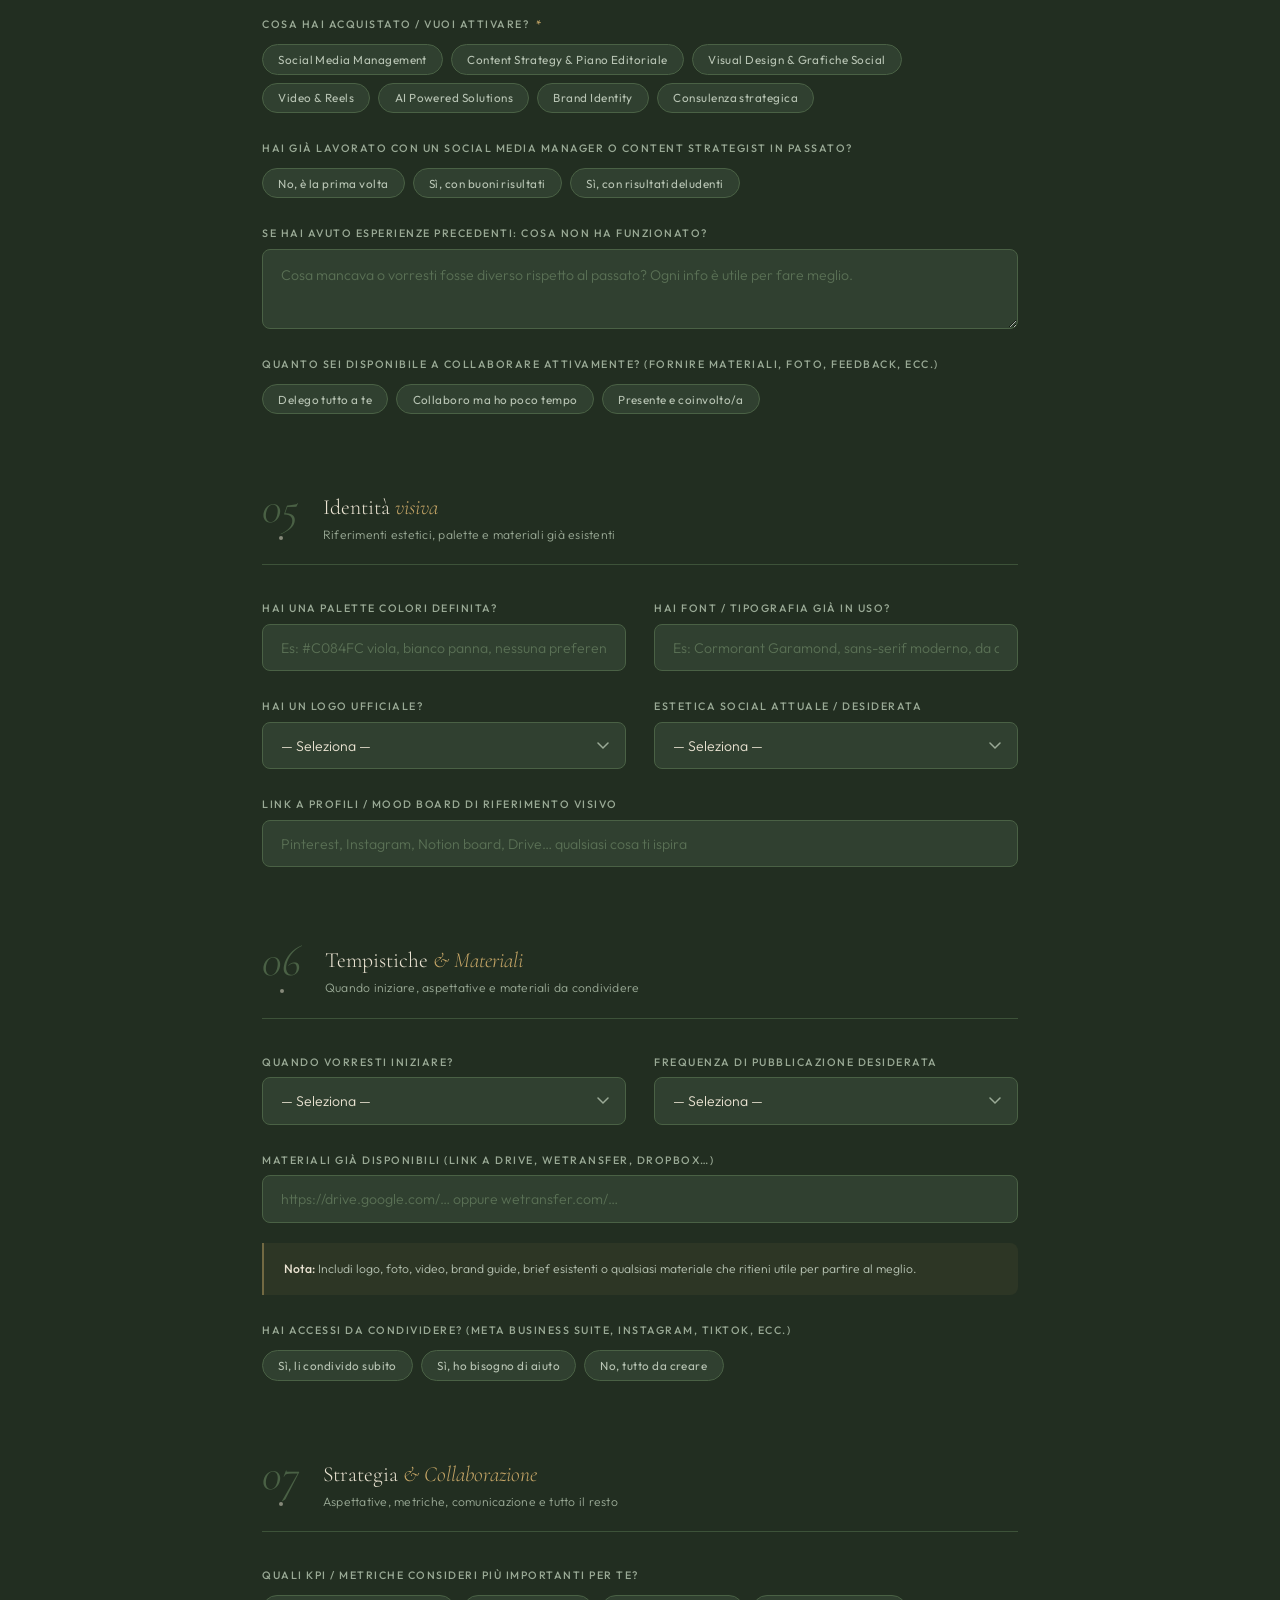
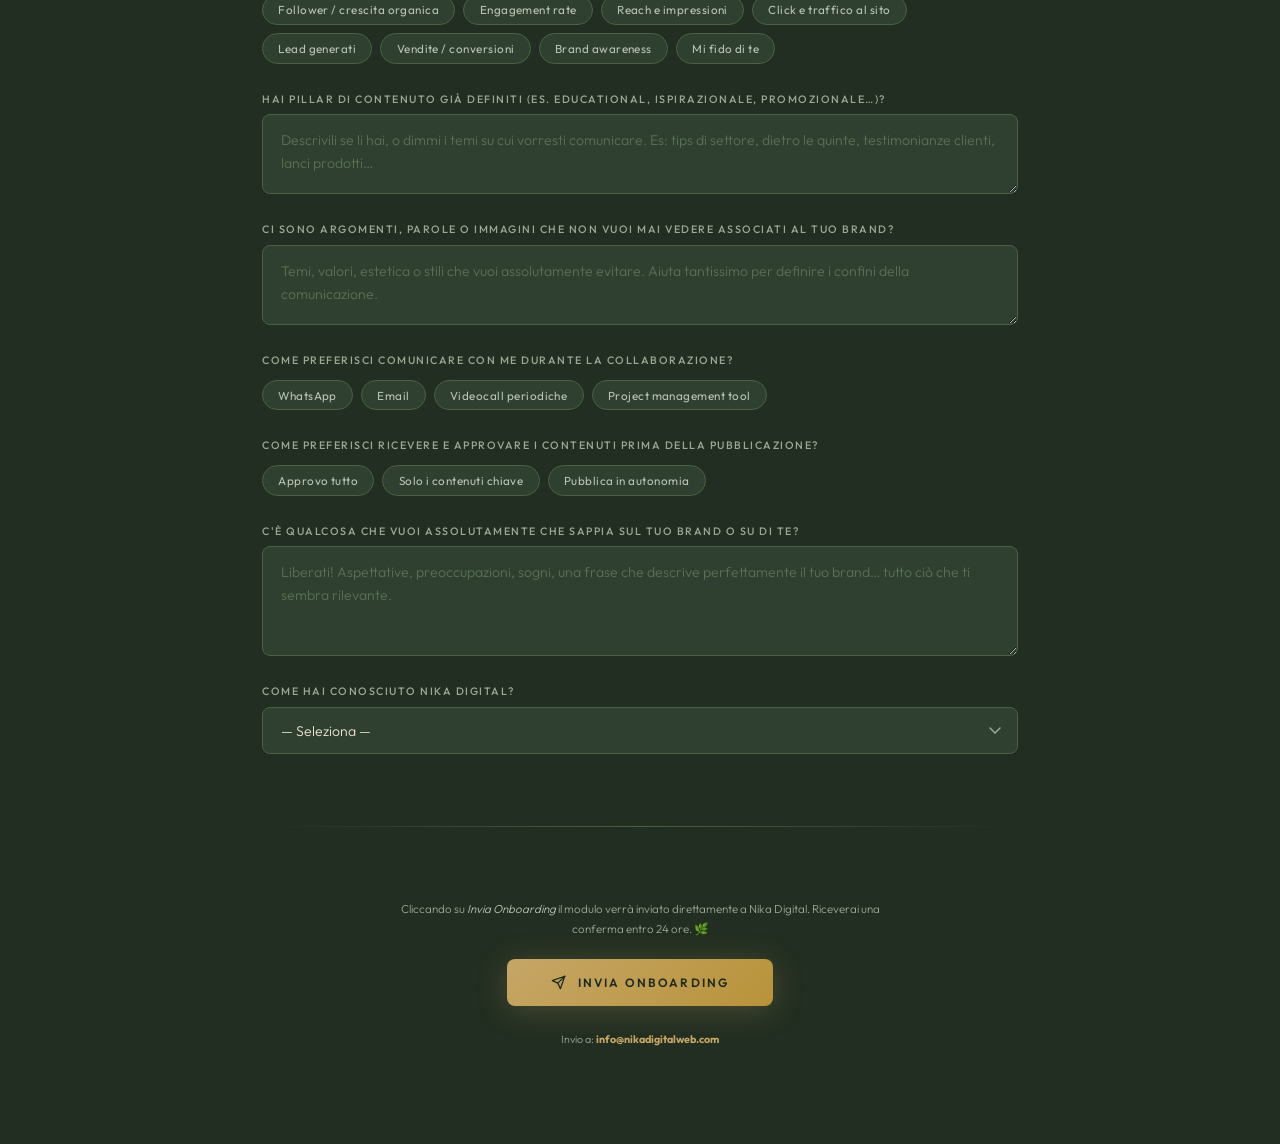
<file: nika-onboarding.html>
<!DOCTYPE html>
<html lang="it">
<head>
  <meta charset="UTF-8" />
  <meta name="viewport" content="width=device-width, initial-scale=1.0"/>
  <title>Welcome Onboarding — Nika Digital</title>
  <link href="https://fonts.googleapis.com/css2?family=Cormorant+Garamond:ital,wght@0,300;0,400;0,600;1,300;1,400&family=Outfit:wght@300;400;500;600&display=swap" rel="stylesheet"/>
  <style>
    *, *::before, *::after { box-sizing: border-box; margin: 0; padding: 0; }

    :root {
      --bg:        #222e21;
      --surface:   #2a3829;
      --surface2:  #304030;
      --border:    #3d5239;
      --border2:   #4a6145;
      --accent:    #eae3d2;
      --accent2:   #c6a667;
      --accent3:   #d4c9b0;
      --glow:      rgba(234,227,210,0.06);
      --glow2:     rgba(198,166,103,0.08);
      --text:      #eae3d2;
      --muted:     #9aaa96;
      --muted2:    #b8c4b4;
      --danger:    #e07070;
      --radius:    8px;
      --serif:     'Cormorant Garamond', Georgia, serif;
      --sans:      'Outfit', sans-serif;
    }

    html { scroll-behavior: smooth; }

    body {
      background: var(--bg);
      color: var(--text);
      font-family: var(--sans);
      font-weight: 300;
      min-height: 100vh;
      overflow-x: hidden;
    }

    /* ── NOISE TEXTURE OVERLAY ── */
    body::before {
      content: '';
      position: fixed;
      inset: 0;
      background-image: url("data:image/svg+xml,%3Csvg viewBox='0 0 256 256' xmlns='http://www.w3.org/2000/svg'%3E%3Cfilter id='noise'%3E%3CfeTurbulence type='fractalNoise' baseFrequency='0.9' numOctaves='4' stitchTiles='stitch'/%3E%3C/filter%3E%3Crect width='100%25' height='100%25' filter='url(%23noise)' opacity='0.03'/%3E%3C/svg%3E");
      pointer-events: none;
      z-index: 0;
    }

    /* ── AMBIENT GLOW ── */
    .bg-glow {
      position: fixed;
      border-radius: 50%;
      filter: blur(120px);
      pointer-events: none;
      z-index: 0;
    }
    .bg-glow-1 {
      width: 600px; height: 600px;
      background: radial-gradient(circle, rgba(198,166,103,0.07) 0%, transparent 70%);
      top: -200px; right: -100px;
    }
    .bg-glow-2 {
      width: 400px; height: 400px;
      background: radial-gradient(circle, rgba(234,227,210,0.04) 0%, transparent 70%);
      bottom: 20%; left: -100px;
    }

    /* ── HEADER ── */
    header {
      border-bottom: 1px solid var(--border);
      padding: 1.75rem 3rem;
      display: flex;
      align-items: center;
      justify-content: space-between;
      gap: 2rem;
      position: sticky;
      top: 0;
      background: rgba(34,46,33,0.93);
      backdrop-filter: blur(20px);
      -webkit-backdrop-filter: blur(20px);
      z-index: 100;
    }

    .header-brand {
      display: flex;
      align-items: center;
      gap: 1.25rem;
    }

    .logo-mark {
      width: 72px; height: 72px;
      border-radius: 0;
      display: flex; align-items: center; justify-content: center;
      flex-shrink: 0;
      overflow: visible;
    }
    .logo-mark img {
      width: 100%; height: 100%;
      object-fit: contain;
    }

    .header-text {}
    .header-label {
      font-size: 0.6rem;
      letter-spacing: 0.28em;
      text-transform: uppercase;
      color: var(--accent);
      font-weight: 500;
    }
    .header-title {
      font-family: var(--serif);
      font-size: 1.2rem;
      font-weight: 300;
      color: var(--text);
      line-height: 1.1;
    }
    .header-title em { font-style: italic; color: var(--accent2); }

    .progress-wrap {
      display: flex;
      flex-direction: column;
      align-items: flex-end;
      gap: 0.5rem;
    }
    .progress-label {
      font-size: 0.6rem;
      letter-spacing: 0.18em;
      text-transform: uppercase;
      color: var(--muted);
    }
    .progress-bar-outer {
      width: 160px; height: 2px;
      background: var(--border2);
      border-radius: 99px;
      overflow: hidden;
    }
    .progress-bar-inner {
      height: 100%;
      background: linear-gradient(90deg, var(--accent3), var(--accent), var(--accent2));
      border-radius: 99px;
      transition: width 0.4s ease;
      width: 0%;
    }
    .progress-pct {
      font-size: 0.65rem;
      color: var(--accent);
      font-weight: 500;
    }

    /* ── HERO BANNER ── */
    .hero-banner {
      position: relative;
      padding: 5rem 3rem 4rem;
      text-align: center;
      overflow: hidden;
      z-index: 1;
      border-bottom: 1px solid var(--border);
    }
    .hero-banner::before {
      content: '';
      position: absolute;
      inset: 0;
      background: radial-gradient(ellipse 80% 60% at 50% 0%, rgba(198,166,103,0.08) 0%, transparent 70%);
      pointer-events: none;
    }
    .hero-tag {
      display: inline-block;
      font-size: 0.62rem;
      letter-spacing: 0.3em;
      text-transform: uppercase;
      color: var(--accent);
      border: 1px solid rgba(198,166,103,0.35);
      padding: 0.35rem 1rem;
      border-radius: 99px;
      margin-bottom: 2rem;
      background: rgba(198,166,103,0.08);
    }
    .hero-title {
      font-family: var(--serif);
      font-size: clamp(2.2rem, 5vw, 3.6rem);
      font-weight: 300;
      line-height: 1.15;
      color: var(--text);
      margin-bottom: 1.25rem;
    }
    .hero-title em {
      font-style: italic;
      background: linear-gradient(135deg, var(--accent), var(--accent2));
      -webkit-background-clip: text;
      -webkit-text-fill-color: transparent;
      background-clip: text;
    }
    .hero-subtitle {
      font-size: 0.92rem;
      color: var(--muted2);
      max-width: 520px;
      margin: 0 auto;
      line-height: 1.7;
      font-weight: 300;
    }
    .hero-divider {
      width: 60px; height: 1px;
      background: linear-gradient(90deg, transparent, var(--accent), transparent);
      margin: 2.5rem auto 0;
    }

    /* ── MAIN ── */
    main {
      max-width: 820px;
      margin: 0 auto;
      padding: 4rem 2rem 6rem;
      position: relative;
      z-index: 1;
    }

    /* ── SECTION BLOCK ── */
    .section {
      margin-bottom: 4.5rem;
      animation: fadeUp 0.6s ease both;
    }
    @keyframes fadeUp {
      from { opacity: 0; transform: translateY(22px); }
      to   { opacity: 1; transform: translateY(0); }
    }
    .section:nth-child(1) { animation-delay: 0.05s; }
    .section:nth-child(2) { animation-delay: 0.15s; }
    .section:nth-child(3) { animation-delay: 0.25s; }
    .section:nth-child(4) { animation-delay: 0.35s; }
    .section:nth-child(5) { animation-delay: 0.45s; }
    .section:nth-child(6) { animation-delay: 0.55s; }

    .section-header {
      display: flex;
      align-items: flex-start;
      gap: 1.5rem;
      margin-bottom: 2.25rem;
      padding-bottom: 1.25rem;
      border-bottom: 1px solid var(--border);
    }
    .section-num-wrap {
      display: flex;
      flex-direction: column;
      align-items: center;
      gap: 0.3rem;
    }
    .section-num {
      font-family: var(--serif);
      font-size: 2.8rem;
      color: var(--border2);
      line-height: 1;
      font-style: italic;
      user-select: none;
    }
    .section-dot {
      width: 4px; height: 4px;
      border-radius: 50%;
      background: var(--accent);
      opacity: 0.5;
    }
    .section-info { flex: 1; padding-top: 0.5rem; }
    .section-title {
      font-family: var(--serif);
      font-size: 1.35rem;
      font-weight: 300;
      color: var(--text);
    }
    .section-title em { font-style: italic; color: var(--accent2); }
    .section-desc {
      font-size: 0.76rem;
      color: var(--muted);
      margin-top: 0.3rem;
      line-height: 1.6;
      letter-spacing: 0.02em;
    }

    /* ── GRID / FIELDS ── */
    .fields-grid {
      display: grid;
      gap: 1.75rem;
    }
    .fields-grid.col2 { grid-template-columns: 1fr 1fr; }
    .fields-grid.col3 { grid-template-columns: 1fr 1fr 1fr; }

    .field {
      display: flex;
      flex-direction: column;
      gap: 0.55rem;
    }
    .field.full { grid-column: 1 / -1; }

    label {
      font-size: 0.67rem;
      letter-spacing: 0.14em;
      text-transform: uppercase;
      color: var(--muted);
      font-weight: 500;
    }
    label .req { color: var(--accent2); margin-left: 0.2rem; }

    input[type="text"],
    input[type="email"],
    input[type="tel"],
    input[type="url"],
    input[type="date"],
    select,
    textarea {
      background: var(--surface2);
      border: 1px solid var(--border2);
      color: var(--text);
      font-family: var(--sans);
      font-size: 0.88rem;
      font-weight: 300;
      padding: 0.85rem 1.1rem;
      border-radius: var(--radius);
      outline: none;
      transition: border-color 0.2s, box-shadow 0.2s, background 0.2s;
      width: 100%;
      -webkit-appearance: none;
    }
    input::placeholder, textarea::placeholder { color: #5a7055; }
    input:focus, select:focus, textarea:focus {
      border-color: rgba(198,166,103,0.6);
      background: rgba(198,166,103,0.04);
      box-shadow: 0 0 0 3px rgba(198,166,103,0.10);
    }
    input.error, select.error, textarea.error { border-color: var(--danger); }
    textarea { resize: vertical; min-height: 110px; line-height: 1.65; }

    select {
      background-image: url("data:image/svg+xml,%3Csvg xmlns='http://www.w3.org/2000/svg' width='12' height='8' viewBox='0 0 12 8'%3E%3Cpath d='M1 1l5 5 5-5' stroke='%239aaa96' stroke-width='1.5' fill='none' stroke-linecap='round'/%3E%3C/svg%3E");
      background-repeat: no-repeat;
      background-position: right 1rem center;
      padding-right: 2.5rem;
      cursor: pointer;
    }
    select option { background: #2a3829; color: #eae3d2; }

    /* ── CHECKBOX / RADIO PILLS ── */
    .check-group {
      display: flex;
      flex-wrap: wrap;
      gap: 0.5rem;
      margin-top: 0.25rem;
    }
    .check-item { position: relative; }
    .check-item input[type="checkbox"],
    .check-item input[type="radio"] {
      position: absolute; opacity: 0; width: 0; height: 0;
    }
    .check-item label {
      display: inline-flex;
      align-items: center;
      gap: 0.4rem;
      padding: 0.42rem 0.95rem;
      background: var(--surface2);
      border: 1px solid var(--border2);
      border-radius: 99px;
      font-size: 0.73rem;
      letter-spacing: 0.04em;
      text-transform: none;
      color: var(--muted2);
      cursor: pointer;
      transition: all 0.2s;
      font-weight: 400;
    }
    .check-item input:checked + label {
      background: rgba(198,166,103,0.15);
      border-color: rgba(198,166,103,0.6);
      color: var(--accent2);
    }
    .check-item label:hover {
      border-color: rgba(234,227,210,0.3);
      color: var(--text);
    }



    /* ── FILE UPLOAD ── */
    .file-drop {
      border: 1px dashed var(--border2);
      border-radius: var(--radius);
      padding: 2rem;
      text-align: center;
      cursor: pointer;
      transition: border-color 0.2s, background 0.2s;
      position: relative;
    }
    .file-drop:hover { border-color: rgba(198,166,103,0.5); background: rgba(198,166,103,0.04); }
    .file-drop input[type="file"] {
      position: absolute; inset: 0; opacity: 0; cursor: pointer; width: 100%; height: 100%;
    }
    .file-drop-icon { font-size: 1.6rem; margin-bottom: 0.5rem; opacity: 0.6; }
    .file-drop-text { font-size: 0.78rem; color: var(--muted); line-height: 1.6; }
    .file-drop-text strong { color: var(--accent); font-weight: 500; }
    #file-name { font-size: 0.72rem; color: var(--accent); margin-top: 0.75rem; }

    /* ── NOTE BOX ── */
    .note-box {
      background: rgba(198,166,103,0.07);
      border-left: 2px solid rgba(198,166,103,0.45);
      padding: 1rem 1.25rem;
      border-radius: 0 var(--radius) var(--radius) 0;
      font-size: 0.76rem;
      color: var(--muted2);
      line-height: 1.65;
    }
    .note-box strong { color: var(--accent); font-weight: 500; }

    /* ── WELCOME NOTE BOX ── */
    .welcome-box {
      background: linear-gradient(135deg, rgba(198,166,103,0.08), rgba(234,227,210,0.04));
      border: 1px solid rgba(198,166,103,0.2);
      border-radius: 12px;
      padding: 1.75rem 2rem;
      margin-bottom: 3.5rem;
      display: flex;
      gap: 1.25rem;
      align-items: flex-start;
    }
    .welcome-icon {
      font-size: 1.4rem;
      flex-shrink: 0;
      margin-top: 0.1rem;
    }
    .welcome-text {}
    .welcome-text strong {
      display: block;
      font-family: var(--serif);
      font-size: 1.05rem;
      font-weight: 400;
      color: var(--text);
      margin-bottom: 0.35rem;
    }
    .welcome-text p {
      font-size: 0.8rem;
      color: var(--muted2);
      line-height: 1.7;
    }

    /* ── DIVIDER ── */
    .divider {
      height: 1px;
      background: linear-gradient(90deg, transparent, var(--border2), transparent);
      margin: 2rem 0;
    }

    /* ── SUBMIT AREA ── */
    .submit-area {
      display: flex; flex-direction: column;
      align-items: center; gap: 1.25rem;
      padding-top: 2.5rem;
    }
    .submit-note {
      font-size: 0.72rem;
      color: var(--muted);
      text-align: center;
      max-width: 500px;
      line-height: 1.7;
    }
    .submit-note em { color: var(--muted2); font-style: italic; }
    .btn-submit {
      display: inline-flex;
      align-items: center;
      gap: 0.75rem;
      background: linear-gradient(135deg, var(--accent2), #b8933a);
      color: #1e2a1d;
      font-family: var(--sans);
      font-size: 0.75rem;
      font-weight: 600;
      letter-spacing: 0.18em;
      text-transform: uppercase;
      padding: 1rem 2.75rem;
      border: none;
      border-radius: var(--radius);
      cursor: pointer;
      transition: opacity 0.2s, transform 0.15s, box-shadow 0.2s;
      box-shadow: 0 4px 30px rgba(198,166,103,0.25);
    }
    .btn-submit:hover {
      opacity: 0.92;
      transform: translateY(-2px);
      box-shadow: 0 10px 40px rgba(198,166,103,0.35);
    }
    .btn-submit:active { transform: translateY(0); }
    .btn-submit svg { width: 15px; height: 15px; }

    /* ── ERRORS ── */
    .err-msg { font-size: 0.68rem; color: var(--danger); display: none; }
    .field.has-error .err-msg { display: block; }

    /* ── TOAST ── */
    #toast-success, #toast-error {
      position: fixed; bottom: 2rem; right: 2rem;
      background: var(--surface2);
      border: 1px solid rgba(198,166,103,0.35);
      color: var(--text);
      padding: 1.1rem 1.5rem;
      border-radius: var(--radius);
      font-size: 0.8rem;
      box-shadow: 0 12px 40px rgba(0,0,0,0.5);
      transform: translateY(120%);
      opacity: 0;
      transition: all 0.35s ease;
      z-index: 999;
      max-width: 320px;
    }
    #toast-success.show, #toast-error.show { transform: translateY(0); opacity: 1; }
    #toast-success .toast-title { font-weight: 500; color: #7bc47a; margin-bottom: 0.25rem; font-size: 0.83rem; }
    #toast-error { border-color: rgba(224,112,112,0.4); }
    #toast-error .toast-title { font-weight: 500; color: var(--danger); margin-bottom: 0.25rem; font-size: 0.83rem; }

    /* ── RESPONSIVE ── */
    @media (max-width: 640px) {
      header { padding: 1.25rem 1.25rem; }
      .hero-banner { padding: 3.5rem 1.5rem 3rem; }
      main { padding: 2.5rem 1.25rem 4rem; }
      .fields-grid.col2,
      .fields-grid.col3 { grid-template-columns: 1fr; }
      .field.full { grid-column: 1; }
    }
  </style>
</head>
<body>

<div class="bg-glow bg-glow-1"></div>
<div class="bg-glow bg-glow-2"></div>

<!-- ── HEADER ── -->
<header>
  <div class="header-brand">
    <div class="logo-mark"><img src="images/logo2.png" alt="Nika Digital Logo" /></div>
    <div class="header-text">
      <div class="header-label">Nika Digital</div>
      <div class="header-title">Onboarding <em>Cliente</em></div>
    </div>
  </div>
  <div class="progress-wrap">
    <span class="progress-label">Completamento</span>
    <div class="progress-bar-outer"><div class="progress-bar-inner" id="progressBar"></div></div>
    <span class="progress-pct" id="progressPct">0%</span>
  </div>
</header>

<!-- ── HERO ── -->
<div class="hero-banner">
  <span class="hero-tag">✦ Benvenuto/a nella collaborazione</span>
  <h1 class="hero-title">La creatività <em>incontra</em><br>il tuo brand.</h1>
  <p class="hero-subtitle">Compila questo form per darmi tutte le informazioni di cui ho bisogno per costruire una strategia su misura per te. Ci vorranno circa 10 minuti.</p>
  <div class="hero-divider"></div>
</div>

<main>

  <!-- ── WELCOME NOTE ── -->
  <div class="welcome-box">
    <div class="welcome-icon">✉️</div>
    <div class="welcome-text">
      <strong>Prima di iniziare</strong>
      <p>Rispondi il più liberamente possibile: non esistono risposte giuste o sbagliate. Più dettagli mi dai, meglio riesco a costruire una strategia autentica per il tuo brand. Se hai dubbi su qualcosa, scrivimelo nelle note finali.</p>
    </div>
  </div>

  <!-- ───── 01 · CHI SEI ───── -->
  <div class="section">
    <div class="section-header">
      <div class="section-num-wrap">
        <span class="section-num">01</span>
        <div class="section-dot"></div>
      </div>
      <div class="section-info">
        <div class="section-title">Chi <em>sei</em></div>
        <div class="section-desc">Dati di contatto e informazioni sul tuo brand o progetto</div>
      </div>
    </div>
    <div class="fields-grid col2">
      <div class="field" id="f-nome">
        <label>Nome <span class="req">*</span></label>
        <input type="text" id="nome" placeholder="Il tuo nome" />
        <span class="err-msg">Campo obbligatorio</span>
      </div>
      <div class="field" id="f-cognome">
        <label>Cognome <span class="req">*</span></label>
        <input type="text" id="cognome" placeholder="Il tuo cognome" />
        <span class="err-msg">Campo obbligatorio</span>
      </div>
      <div class="field" id="f-email">
        <label>Email <span class="req">*</span></label>
        <input type="email" id="email" placeholder="email@brand.it" />
        <span class="err-msg">Email non valida</span>
      </div>
      <div class="field">
        <label>Telefono / WhatsApp</label>
        <input type="tel" id="telefono" placeholder="+39 000 0000000" />
      </div>
      <div class="field" id="f-brand">
        <label>Nome Brand / Attività <span class="req">*</span></label>
        <input type="text" id="brand" placeholder="Come si chiama il tuo brand?" />
        <span class="err-msg">Campo obbligatorio</span>
      </div>
      <div class="field">
        <label>Sito web (se presente)</label>
        <input type="url" id="sito" placeholder="https://tuosito.it" />
      </div>
      <div class="field">
        <label>Settore / Industria</label>
        <select id="settore">
          <option value="">— Seleziona —</option>
          <option>Moda & Lifestyle</option>
          <option>Food & Beverage</option>
          <option>Bellezza & Cura della persona</option>
          <option>Salute & Benessere</option>
          <option>Tecnologia & Software</option>
          <option>Turismo & Hospitality</option>
          <option>Finanza & Consulenza</option>
          <option>Arte & Creatività</option>
          <option>Educazione & Formazione</option>
          <option>Sport & Fitness</option>
          <option>Casa & Interior</option>
          <option>Professionista / Freelance</option>
          <option>No profit & Terzo settore</option>
          <option>Altro</option>
        </select>
      </div>
      <div class="field">
        <label>Stai collaborando come</label>
        <select id="ruolo">
          <option value="">— Seleziona —</option>
          <option>Freelance / Solopreneur</option>
          <option>Piccola impresa (1–10 persone)</option>
          <option>PMI (10–50 persone)</option>
          <option>Azienda strutturata (50+)</option>
          <option>Creator / Influencer</option>
          <option>Startup</option>
        </select>
      </div>
    </div>
  </div>

  <!-- ───── 02 · IL TUO BRAND ───── -->
  <div class="section">
    <div class="section-header">
      <div class="section-num-wrap">
        <span class="section-num">02</span>
        <div class="section-dot"></div>
      </div>
      <div class="section-info">
        <div class="section-title">Il tuo <em>brand</em></div>
        <div class="section-desc">Identità, valori, tono di voce e posizionamento attuale</div>
      </div>
    </div>
    <div class="fields-grid">
      <div class="field full" id="f-descrizione">
        <label>Descrivi il tuo brand in poche righe <span class="req">*</span></label>
        <textarea id="descrizione" placeholder="Di cosa ti occupi? Cosa offri? Qual è la tua unicità? Scrivi come se me lo stessi raccontando di persona…"></textarea>
        <span class="err-msg">Campo obbligatorio</span>
      </div>

      <div class="field full">
        <label>Qual è la missione / il perché del tuo brand?</label>
        <textarea id="missione" placeholder="Perché esiste questo brand? Cosa vuole cambiare o portare nel mondo?" style="min-height:80px;"></textarea>
      </div>

      <div class="field full">
        <label>A chi si rivolge il tuo brand?</label>
        <textarea id="target" placeholder="Descrivi il tuo cliente ideale: età, genere, interessi, stile di vita, problemi che vuole risolvere, dove lo trovi online…" style="min-height:90px;"></textarea>
      </div>

      <div class="field full">
        <label>Tone of voice attuale del brand</label>
        <div class="check-group">
          <div class="check-item"><input type="radio" id="tv1" name="tov" value="Formale e autorevole"><label for="tv1">Formale e autorevole</label></div>
          <div class="check-item"><input type="radio" id="tv2" name="tov" value="Friendly e diretto"><label for="tv2">Friendly e diretto</label></div>
          <div class="check-item"><input type="radio" id="tv3" name="tov" value="Lusso e aspirazionale"><label for="tv3">Lusso e aspirazionale</label></div>
          <div class="check-item"><input type="radio" id="tv4" name="tov" value="Ironico e creativo"><label for="tv4">Ironico e creativo</label></div>
          <div class="check-item"><input type="radio" id="tv5" name="tov" value="Empatico e valoriale"><label for="tv5">Empatico e valoriale</label></div>
          <div class="check-item"><input type="radio" id="tv6" name="tov" value="Tecnico e informativo"><label for="tv6">Tecnico e informativo</label></div>
          <div class="check-item"><input type="radio" id="tv7" name="tov" value="Non ho ancora un tov definito"><label for="tv7">Non ho ancora un tov definito</label></div>
        </div>
      </div>

      <div class="field full">
        <label>Hai competitor diretti o brand che ti ispirano?</label>
        <textarea id="competitor" placeholder="Cita brand, profili social, siti o account che ami o che vuoi superare. Aiuta tantissimo capire il posizionamento desiderato." style="min-height:80px;"></textarea>
      </div>
    </div>
  </div>

  <!-- ───── 03 · SOCIAL MEDIA & OBIETTIVI ───── -->
  <div class="section">
    <div class="section-header">
      <div class="section-num-wrap">
        <span class="section-num">03</span>
        <div class="section-dot"></div>
      </div>
      <div class="section-info">
        <div class="section-title">Social Media <em>& Obiettivi</em></div>
        <div class="section-desc">Presenza online attuale, canali e traguardi da raggiungere insieme</div>
      </div>
    </div>
    <div class="fields-grid">

      <div class="field full">
        <label>Su quali canali sei già presente?</label>
        <div class="check-group">
          <div class="check-item"><input type="checkbox" id="c1" name="canali_attivi" value="Instagram"><label for="c1">Instagram</label></div>
          <div class="check-item"><input type="checkbox" id="c2" name="canali_attivi" value="TikTok"><label for="c2">TikTok</label></div>
          <div class="check-item"><input type="checkbox" id="c3" name="canali_attivi" value="LinkedIn"><label for="c3">LinkedIn</label></div>
          <div class="check-item"><input type="checkbox" id="c4" name="canali_attivi" value="Facebook"><label for="c4">Facebook</label></div>
          <div class="check-item"><input type="checkbox" id="c5" name="canali_attivi" value="YouTube"><label for="c5">YouTube</label></div>
          <div class="check-item"><input type="checkbox" id="c6" name="canali_attivi" value="Pinterest"><label for="c6">Pinterest</label></div>
          <div class="check-item"><input type="checkbox" id="c7" name="canali_attivi" value="Nessuno ancora"><label for="c7">Nessuno ancora</label></div>
        </div>
      </div>

      <div class="field full">
        <label>Sui canali attivi: inserisci i link ai profili principali</label>
        <textarea id="link_profili" placeholder="Es: instagram.com/tuobrand — linkedin.com/in/… — tiktok.com/@…" style="min-height:70px;"></textarea>
      </div>

      <div class="field full">
        <label>Come descriveresti la tua presenza social attuale?</label>
        <div class="check-group">
          <div class="check-item"><input type="radio" id="p1" name="presenza" value="Non ho ancora iniziato"><label for="p1">Non ho ancora iniziato</label></div>
          <div class="check-item"><input type="radio" id="p2" name="presenza" value="Presente ma non costante"><label for="p2">Presente ma non costante</label></div>
          <div class="check-item"><input type="radio" id="p3" name="presenza" value="Costante ma senza strategia"><label for="p3">Costante ma senza strategia</label></div>
          <div class="check-item"><input type="radio" id="p4" name="presenza" value="Strutturata ma voglio crescere"><label for="p4">Strutturata ma voglio crescere</label></div>
        </div>
      </div>

      <div class="field full" id="f-obiettivo">
        <label>Qual è il tuo obiettivo principale? <span class="req">*</span></label>
        <div class="check-group">
          <div class="check-item"><input type="checkbox" id="o1" name="obiettivi" value="Aumentare la visibilità e la notorietà del brand"><label for="o1">Aumentare visibilità e notorietà</label></div>
          <div class="check-item"><input type="checkbox" id="o2" name="obiettivi" value="Acquisire nuovi clienti"><label for="o2">Acquisire nuovi clienti</label></div>
          <div class="check-item"><input type="checkbox" id="o3" name="obiettivi" value="Costruire una community"><label for="o3">Costruire una community</label></div>
          <div class="check-item"><input type="checkbox" id="o4" name="obiettivi" value="Posizionarmi come esperto/a nel settore"><label for="o4">Posizionarmi come esperto/a</label></div>
          <div class="check-item"><input type="checkbox" id="o5" name="obiettivi" value="Aumentare le vendite online"><label for="o5">Aumentare le vendite</label></div>
          <div class="check-item"><input type="checkbox" id="o6" name="obiettivi" value="Lanciare un nuovo prodotto o servizio"><label for="o6">Lanciare un prodotto/servizio</label></div>
          <div class="check-item"><input type="checkbox" id="o7" name="obiettivi" value="Migliorare l'identità visiva online"><label for="o7">Migliorare l'identità visiva</label></div>
        </div>
        <span class="err-msg">Seleziona almeno un obiettivo</span>
      </div>

      <div class="field full">
        <label>Hai un risultato concreto in mente entro la fine della collaborazione?</label>
        <textarea id="risultato" placeholder="Es: raggiungere 5.000 follower su Instagram, generare 20 lead al mese, avere un profilo LinkedIn professionale..." style="min-height:80px;"></textarea>
      </div>

      <div class="field full">
        <label>Hai già contenuti visivi disponibili (foto, video, grafiche)?</label>
        <div class="check-group">
          <div class="check-item"><input type="radio" id="cont1" name="contenuti_disponibili" value="Sì, ho un archivio di materiali"><label for="cont1">Sì, ho un archivio</label></div>
          <div class="check-item"><input type="radio" id="cont2" name="contenuti_disponibili" value="Qualcosa ma è scarso"><label for="cont2">Qualcosa ma è scarso</label></div>
          <div class="check-item"><input type="radio" id="cont3" name="contenuti_disponibili" value="No, si parte da zero"><label for="cont3">No, si parte da zero</label></div>
          <div class="check-item"><input type="radio" id="cont4" name="contenuti_disponibili" value="Sono disposto/a a produrre materiale nuovo"><label for="cont4">Disposto/a a produrre materiale</label></div>
        </div>
      </div>

      <div class="field full">
        <label>Puoi comparire in video / stories / reels in prima persona?</label>
        <div class="check-group">
          <div class="check-item"><input type="radio" id="viso1" name="presenza_video" value="Sì, volentieri"><label for="viso1">Sì, volentieri</label></div>
          <div class="check-item"><input type="radio" id="viso2" name="presenza_video" value="Sì ma con riserva"><label for="viso2">Sì ma con riserva</label></div>
          <div class="check-item"><input type="radio" id="viso3" name="presenza_video" value="No, preferisco restare dietro le quinte"><label for="viso3">No, preferisco restare dietro</label></div>
          <div class="check-item"><input type="radio" id="viso4" name="presenza_video" value="Da valutare insieme"><label for="viso4">Da valutare insieme</label></div>
        </div>
      </div>
    </div>
  </div>

  <!-- ───── 04 · SERVIZI RICHIESTI ───── -->
  <div class="section">
    <div class="section-header">
      <div class="section-num-wrap">
        <span class="section-num">04</span>
        <div class="section-dot"></div>
      </div>
      <div class="section-info">
        <div class="section-title">Servizi <em>richiesti</em></div>
        <div class="section-desc">Su cosa vuoi che mi concentri durante la nostra collaborazione</div>
      </div>
    </div>
    <div class="fields-grid">

      <div class="field full" id="f-servizi">
        <label>Cosa hai acquistato / vuoi attivare? <span class="req">*</span></label>
        <div class="check-group">
          <div class="check-item"><input type="checkbox" id="s1" name="servizi" value="Social Media Management"><label for="s1">Social Media Management</label></div>
          <div class="check-item"><input type="checkbox" id="s2" name="servizi" value="Content Strategy & Piano Editoriale"><label for="s2">Content Strategy & Piano Editoriale</label></div>
          <div class="check-item"><input type="checkbox" id="s3" name="servizi" value="Visual Design & Grafiche Social"><label for="s3">Visual Design & Grafiche Social</label></div>
          <div class="check-item"><input type="checkbox" id="s4" name="servizi" value="Video & Reels"><label for="s4">Video & Reels</label></div>
          <div class="check-item"><input type="checkbox" id="s5" name="servizi" value="AI Powered Solutions"><label for="s5">AI Powered Solutions</label></div>
          <div class="check-item"><input type="checkbox" id="s6" name="servizi" value="Brand Identity"><label for="s6">Brand Identity</label></div>
          <div class="check-item"><input type="checkbox" id="s7" name="servizi" value="Consulenza strategica"><label for="s7">Consulenza strategica</label></div>
        </div>
        <span class="err-msg">Seleziona almeno un servizio</span>
      </div>

      <div class="field full">
        <label>Hai già lavorato con un social media manager o content strategist in passato?</label>
        <div class="check-group">
          <div class="check-item"><input type="radio" id="exp1" name="esperienza_smm" value="No, è la prima volta"><label for="exp1">No, è la prima volta</label></div>
          <div class="check-item"><input type="radio" id="exp2" name="esperienza_smm" value="Sì, con buoni risultati"><label for="exp2">Sì, con buoni risultati</label></div>
          <div class="check-item"><input type="radio" id="exp3" name="esperienza_smm" value="Sì, con risultati non soddisfacenti"><label for="exp3">Sì, con risultati deludenti</label></div>
        </div>
      </div>

      <div class="field full">
        <label>Se hai avuto esperienze precedenti: cosa non ha funzionato?</label>
        <textarea id="precedente_smm" placeholder="Cosa mancava o vorresti fosse diverso rispetto al passato? Ogni info è utile per fare meglio." style="min-height:80px;"></textarea>
      </div>

      <div class="field full">
        <label>Quanto sei disponibile a collaborare attivamente? (fornire materiali, foto, feedback, ecc.)</label>
        <div class="check-group">
          <div class="check-item"><input type="radio" id="coll1" name="coinvolgimento" value="Voglio delegare tutto a te"><label for="coll1">Delego tutto a te</label></div>
          <div class="check-item"><input type="radio" id="coll2" name="coinvolgimento" value="Collaboro ma ho poco tempo"><label for="coll2">Collaboro ma ho poco tempo</label></div>
          <div class="check-item"><input type="radio" id="coll3" name="coinvolgimento" value="Sono presente e voglio essere coinvolto/a"><label for="coll3">Presente e coinvolto/a</label></div>
        </div>
      </div>
    </div>
  </div>

  <!-- ───── 05 · IDENTITÀ VISIVA ───── -->
  <div class="section">
    <div class="section-header">
      <div class="section-num-wrap">
        <span class="section-num">05</span>
        <div class="section-dot"></div>
      </div>
      <div class="section-info">
        <div class="section-title">Identità <em>visiva</em></div>
        <div class="section-desc">Riferimenti estetici, palette e materiali già esistenti</div>
      </div>
    </div>
    <div class="fields-grid col2">
      <div class="field">
        <label>Hai una palette colori definita?</label>
        <input type="text" id="palette" placeholder="Es: #C084FC viola, bianco panna, nessuna preferenza…" />
      </div>
      <div class="field">
        <label>Hai font / tipografia già in uso?</label>
        <input type="text" id="font_brand" placeholder="Es: Cormorant Garamond, sans-serif moderno, da definire…" />
      </div>
      <div class="field">
        <label>Hai un logo ufficiale?</label>
        <select id="logo">
          <option value="">— Seleziona —</option>
          <option>Sì, con relativa brand guide</option>
          <option>Sì, ma senza guide specifiche</option>
          <option>In fase di creazione</option>
          <option>No, da creare</option>
        </select>
      </div>
      <div class="field">
        <label>Estetica social attuale / desiderata</label>
        <select id="estetica">
          <option value="">— Seleziona —</option>
          <option>Minimalista e pulita</option>
          <option>Lusso e raffinata</option>
          <option>Bold e colorata</option>
          <option>Editoriale / Magazine</option>
          <option>Caldo e naturale</option>
          <option>Scuro e premium</option>
          <option>Da definire insieme</option>
        </select>
      </div>
      <div class="field full">
        <label>Link a profili / mood board di riferimento visivo</label>
        <input type="url" id="moodboard" placeholder="Pinterest, Instagram, Notion board, Drive… qualsiasi cosa ti ispira" />
      </div>
    </div>
  </div>

  <!-- ───── 06 · TEMPISTICHE & MATERIALI ───── -->
  <div class="section">
    <div class="section-header">
      <div class="section-num-wrap">
        <span class="section-num">06</span>
        <div class="section-dot"></div>
      </div>
      <div class="section-info">
        <div class="section-title">Tempistiche <em>& Materiali</em></div>
        <div class="section-desc">Quando iniziare, aspettative e materiali da condividere</div>
      </div>
    </div>
    <div class="fields-grid col2">
      <div class="field">
        <label>Quando vorresti iniziare?</label>
        <select id="inizio">
          <option value="">— Seleziona —</option>
          <option>Il prima possibile</option>
          <option>Entro 1–2 settimane</option>
          <option>Entro il mese</option>
          <option>Entro 2–3 mesi</option>
          <option>Data da definire</option>
        </select>
      </div>
      <div class="field">
        <label>Frequenza di pubblicazione desiderata</label>
        <select id="frequenza">
          <option value="">— Seleziona —</option>
          <option>1–2 volte a settimana</option>
          <option>3–4 volte a settimana</option>
          <option>Daily</option>
          <option>Da definire insieme</option>
        </select>
      </div>
      <div class="field full">
        <label>Materiali già disponibili (link a Drive, WeTransfer, Dropbox…)</label>
        <input type="url" id="link_materiali" placeholder="https://drive.google.com/… oppure wetransfer.com/…" />
        <div class="note-box" style="margin-top:0.75rem;">
          <strong>Nota:</strong> Includi logo, foto, video, brand guide, brief esistenti o qualsiasi materiale che ritieni utile per partire al meglio.
        </div>
      </div>
      <div class="field full">
        <label>Hai accessi da condividere? (Meta Business Suite, Instagram, TikTok, ecc.)</label>
        <div class="check-group">
          <div class="check-item"><input type="radio" id="acc1" name="accessi" value="Sì, li condivido subito"><label for="acc1">Sì, li condivido subito</label></div>
          <div class="check-item"><input type="radio" id="acc2" name="accessi" value="Sì, ma ho bisogno di supporto per farlo"><label for="acc2">Sì, ho bisogno di aiuto</label></div>
          <div class="check-item"><input type="radio" id="acc3" name="accessi" value="No, da creare"><label for="acc3">No, tutto da creare</label></div>
        </div>
      </div>
    </div>
  </div>

  <!-- ───── NOTE FINALI ───── -->
  <div class="section">
    <div class="section-header">
      <div class="section-num-wrap">
        <span class="section-num">07</span>
        <div class="section-dot"></div>
      </div>
      <div class="section-info">
        <div class="section-title">Strategia <em>& Collaborazione</em></div>
        <div class="section-desc">Aspettative, metriche, comunicazione e tutto il resto</div>
      </div>
    </div>
    <div class="fields-grid">

      <div class="field full">
        <label>Quali KPI / metriche consideri più importanti per te?</label>
        <div class="check-group">
          <div class="check-item"><input type="checkbox" id="kpi1" name="kpi" value="Follower / crescita organica"><label for="kpi1">Follower / crescita organica</label></div>
          <div class="check-item"><input type="checkbox" id="kpi2" name="kpi" value="Engagement rate"><label for="kpi2">Engagement rate</label></div>
          <div class="check-item"><input type="checkbox" id="kpi3" name="kpi" value="Reach e impressioni"><label for="kpi3">Reach e impressioni</label></div>
          <div class="check-item"><input type="checkbox" id="kpi4" name="kpi" value="Click e traffico al sito"><label for="kpi4">Click e traffico al sito</label></div>
          <div class="check-item"><input type="checkbox" id="kpi5" name="kpi" value="Contatti / lead generati"><label for="kpi5">Lead generati</label></div>
          <div class="check-item"><input type="checkbox" id="kpi6" name="kpi" value="Vendite e conversioni"><label for="kpi6">Vendite / conversioni</label></div>
          <div class="check-item"><input type="checkbox" id="kpi7" name="kpi" value="Brand awareness e reputazione"><label for="kpi7">Brand awareness</label></div>
          <div class="check-item"><input type="checkbox" id="kpi8" name="kpi" value="Non so ancora, mi fido di te"><label for="kpi8">Mi fido di te</label></div>
        </div>
      </div>

      <div class="field full">
        <label>Hai pillar di contenuto già definiti (es. educational, ispirazionale, promozionale…)?</label>
        <textarea id="pillars" placeholder="Descrivili se li hai, o dimmi i temi su cui vorresti comunicare. Es: tips di settore, dietro le quinte, testimonianze clienti, lanci prodotti…" style="min-height:80px;"></textarea>
      </div>

      <div class="field full">
        <label>Ci sono argomenti, parole o immagini che NON vuoi mai vedere associati al tuo brand?</label>
        <textarea id="no_content" placeholder="Temi, valori, estetica o stili che vuoi assolutamente evitare. Aiuta tantissimo per definire i confini della comunicazione." style="min-height:80px;"></textarea>
      </div>

      <div class="field full">
        <label>Come preferisci comunicare con me durante la collaborazione?</label>
        <div class="check-group">
          <div class="check-item"><input type="radio" id="comm1" name="comunicazione" value="WhatsApp"><label for="comm1">WhatsApp</label></div>
          <div class="check-item"><input type="radio" id="comm2" name="comunicazione" value="Email"><label for="comm2">Email</label></div>
          <div class="check-item"><input type="radio" id="comm3" name="comunicazione" value="Videocall periodiche"><label for="comm3">Videocall periodiche</label></div>
          <div class="check-item"><input type="radio" id="comm4" name="comunicazione" value="Strumento di project management (Notion, Trello…)"><label for="comm4">Project management tool</label></div>
        </div>
      </div>

      <div class="field full">
        <label>Come preferisci ricevere e approvare i contenuti prima della pubblicazione?</label>
        <div class="check-group">
          <div class="check-item"><input type="radio" id="appr1" name="approvazione" value="Voglio approvare tutto prima della pubblicazione"><label for="appr1">Approvo tutto</label></div>
          <div class="check-item"><input type="radio" id="appr2" name="approvazione" value="Solo i contenuti più importanti / campagne"><label for="appr2">Solo i contenuti chiave</label></div>
          <div class="check-item"><input type="radio" id="appr3" name="approvazione" value="Mi fido, pubblica in autonomia"><label for="appr3">Pubblica in autonomia</label></div>
        </div>
      </div>

      <div class="field full">
        <label>C'è qualcosa che vuoi assolutamente che sappia sul tuo brand o su di te?</label>
        <textarea id="note" placeholder="Liberati! Aspettative, preoccupazioni, sogni, una frase che descrive perfettamente il tuo brand… tutto ciò che ti sembra rilevante." style="min-height:110px;"></textarea>
      </div>

      <div class="field full">
        <label>Come hai conosciuto Nika Digital?</label>
        <select id="come_trovato">
          <option value="">— Seleziona —</option>
          <option>Instagram</option>
          <option>TikTok</option>
          <option>LinkedIn</option>
          <option>Passaparola / Consiglio di un amico</option>
          <option>Ricerca Google</option>
          <option>Già cliente in passato</option>
          <option>Altro</option>
        </select>
      </div>
    </div>
  </div>

  <!-- ── SUBMIT ── -->
  <div class="divider"></div>
  <div class="submit-area">
    <p class="submit-note">Cliccando su <em>Invia Onboarding</em> il modulo verrà inviato direttamente a Nika Digital. Riceverai una conferma entro 24 ore. 🌿</p>
    <button class="btn-submit" id="btnSubmit" onclick="inviaForm()">
      <svg viewBox="0 0 24 24" fill="none" stroke="currentColor" stroke-width="2" stroke-linecap="round" stroke-linejoin="round"><line x1="22" y1="2" x2="11" y2="13"/><polygon points="22 2 15 22 11 13 2 9 22 2"/></svg>
      Invia Onboarding
    </button>
    <p class="submit-note" style="font-size:0.67rem; margin-top:0.25rem;">Invio a: <strong style="color:var(--accent2);" id="destinatario">info@nikadigitalweb.com</strong></p>
  </div>

</main>

<!-- ── TOAST SUCCESS ── -->
<div id="toast-success">
  <div class="toast-title">✅ Onboarding inviato!</div>
  <div>Grazie! Risponderò entro 24 ore.</div>
</div>

<!-- ── TOAST ERROR ── -->
<div id="toast-error">
  <div class="toast-title">❌ Invio non riuscito</div>
  <div>Riprova tra qualche istante o scrivimi direttamente a info@nikadigitalweb.com</div>
</div>

<script>
  const MAIL_TO = 'info@nikadigitalweb.com';

  // ── PROGRESS ──
  const allFields = ['nome','cognome','email','telefono','brand','sito','settore','ruolo','descrizione','missione','target','competitor','link_profili','risultato','precedente_smm','palette','font_brand','moodboard','link_materiali','pillars','no_content','note'];
  function updateProgress() {
    let filled = 0;
    allFields.forEach(id => {
      const el = document.getElementById(id);
      if (el && el.value.trim()) filled++;
    });
    document.querySelectorAll('input[type="checkbox"]:checked').forEach(() => filled += 0.4);
    document.querySelectorAll('input[type="radio"]:checked').forEach(() => filled += 0.6);
    const total = allFields.length + 8;
    const pct = Math.min(100, Math.round((filled / total) * 100));
    document.getElementById('progressBar').style.width = pct + '%';
    document.getElementById('progressPct').textContent = pct + '%';
  }
  document.querySelectorAll('input, textarea, select').forEach(el => {
    el.addEventListener('input', updateProgress);
    el.addEventListener('change', updateProgress);
  });

  // ── HELPERS ──
  function getChecked(name) {
    return Array.from(document.querySelectorAll(`input[name="${name}"]:checked`)).map(e => e.value).join(', ') || '—';
  }
  function val(id) {
    const e = document.getElementById(id);
    return e ? (e.value.trim() || '—') : '—';
  }

  // ── TOAST ──
  function showToast(type) {
    const el = document.getElementById(type === 'success' ? 'toast-success' : 'toast-error');
    el.classList.add('show');
    setTimeout(() => el.classList.remove('show'), 5000);
  }

  // ── VALIDAZIONE ──
  function validate() {
    let ok = true;
    [['nome','f-nome'],['cognome','f-cognome'],['email','f-email'],['brand','f-brand'],['descrizione','f-descrizione']].forEach(([id, wid]) => {
      const el = document.getElementById(id);
      const w  = document.getElementById(wid);
      if (!el.value.trim()) { w.classList.add('has-error'); el.classList.add('error'); ok = false; }
      else { w.classList.remove('has-error'); el.classList.remove('error'); }
    });
    const emailEl = document.getElementById('email');
    if (emailEl.value && !/^[^\s@]+@[^\s@]+\.[^\s@]+$/.test(emailEl.value)) {
      document.getElementById('f-email').classList.add('has-error');
      emailEl.classList.add('error'); ok = false;
    }
    const obiettiviChecked = document.querySelectorAll('input[name="obiettivi"]:checked');
    if (obiettiviChecked.length === 0) {
      document.getElementById('f-obiettivo').classList.add('has-error'); ok = false;
    } else {
      document.getElementById('f-obiettivo').classList.remove('has-error');
    }
    const serviziChecked = document.querySelectorAll('input[name="servizi"]:checked');
    if (serviziChecked.length === 0) {
      document.getElementById('f-servizi').classList.add('has-error'); ok = false;
    } else {
      document.getElementById('f-servizi').classList.remove('has-error');
    }
    return ok;
  }

  // ── INVIO FORMSUBMIT ──
  async function inviaForm() {
    if (!validate()) { window.scrollTo({ top: 0, behavior: 'smooth' }); return; }

    const btn = document.getElementById('btnSubmit');
    btn.disabled = true;
    btn.innerHTML = `<svg viewBox="0 0 24 24" fill="none" stroke="currentColor" stroke-width="2" stroke-linecap="round" stroke-linejoin="round" style="width:15px;height:15px;animation:spin 1s linear infinite"><polyline points="23 4 23 10 17 10"/><path d="M20.49 15a9 9 0 1 1-.07-6.79"/></svg> Invio in corso…`;

    const bodyText = [
      '╔══════════════════════════════════════════╗',
      '         ONBOARDING NIKA DIGITAL',
      '╚══════════════════════════════════════════╝',
      '',
      '── 01 · CHI SEI ─────────────────────────',
      `Nome:              ${val('nome')} ${val('cognome')}`,
      `Email:             ${val('email')}`,
      `Telefono:          ${val('telefono')}`,
      `Brand / Attività:  ${val('brand')}`,
      `Sito web:          ${val('sito')}`,
      `Settore:           ${val('settore')}`,
      `Ruolo:             ${val('ruolo')}`,
      '',
      '── 02 · IL TUO BRAND ────────────────────',
      `Descrizione:`, val('descrizione'), '',
      `Missione / Perché:`, val('missione'), '',
      `Target:`, val('target'), '',
      `Tone of voice:     ${getChecked('tov')}`, '',
      `Competitor / Ispirazioni:`, val('competitor'), '',
      '── 03 · SOCIAL MEDIA & OBIETTIVI ────────',
      `Canali attivi:     ${getChecked('canali_attivi')}`,
      `Link profili:      ${val('link_profili')}`,
      `Presenza attuale:  ${getChecked('presenza')}`,
      `Obiettivi:         ${getChecked('obiettivi')}`, '',
      `Risultato concreto:`, val('risultato'), '',
      `Contenuti disponibili:  ${getChecked('contenuti_disponibili')}`,
      `Presenza in video:      ${getChecked('presenza_video')}`, '',
      '── 04 · SERVIZI RICHIESTI ───────────────',
      `Servizi:           ${getChecked('servizi')}`,
      `Esperienza prec.:  ${getChecked('esperienza_smm')}`,
      `Coinvolgimento:    ${getChecked('coinvolgimento')}`, '',
      `Cosa non ha funzionato:`, val('precedente_smm'), '',
      '── 05 · IDENTITÀ VISIVA ─────────────────',
      `Palette colori:    ${val('palette')}`,
      `Font:              ${val('font_brand')}`,
      `Logo:              ${val('logo')}`,
      `Estetica:          ${val('estetica')}`,
      `Moodboard:         ${val('moodboard')}`, '',
      '── 06 · TEMPISTICHE & MATERIALI ─────────',
      `Inizio:            ${val('inizio')}`,
      `Frequenza post:    ${val('frequenza')}`,
      `Accessi:           ${getChecked('accessi')}`,
      `Link materiali:    ${val('link_materiali')}`, '',
      '── 07 · STRATEGIA & COLLABORAZIONE ──────',
      `KPI prioritari:    ${getChecked('kpi')}`, '',
      `Pillar di contenuto:`, val('pillars'), '',
      `Da NON fare:`, val('no_content'), '',
      `Comunicazione preferita:  ${getChecked('comunicazione')}`,
      `Approvazione contenuti:   ${getChecked('approvazione')}`, '',
      `Note finali:`, val('note'), '',
      `Come ha trovato Nika: ${val('come_trovato')}`, '',
      '──────────────────────────────────────────',
      `Inviato il: ${new Date().toLocaleString('it-IT')}`,
    ].join('\n');

    try {
      const formData = new FormData();
      formData.append('_to', MAIL_TO);
      formData.append('_subject', `[Onboarding] ${val('brand')} — ${val('nome')} ${val('cognome')}`);
      formData.append('_replyto', val('email'));
      formData.append('_template', 'box');
      formData.append('_captcha', 'false');
      formData.append('Nome', `${val('nome')} ${val('cognome')}`);
      formData.append('Email cliente', val('email'));
      formData.append('Telefono', val('telefono'));
      formData.append('Brand', val('brand'));
      formData.append('Modulo completo', bodyText);

      const res = await fetch(`https://formsubmit.co/ajax/${MAIL_TO}`, {
        method: 'POST',
        body: formData,
        headers: { 'Accept': 'application/json' }
      });

      const data = await res.json();

      if (data.success === 'true' || data.success === true) {
        showToast('success');
        document.querySelectorAll('input[type="text"], input[type="email"], input[type="tel"], input[type="url"], input[type="date"], textarea, select').forEach(el => el.value = '');
        document.querySelectorAll('input[type="checkbox"], input[type="radio"]').forEach(el => el.checked = false);
        updateProgress();
        btn.innerHTML = `<svg viewBox="0 0 24 24" fill="none" stroke="currentColor" stroke-width="2" stroke-linecap="round" stroke-linejoin="round" style="width:15px;height:15px"><polyline points="20 6 9 17 4 12"/></svg> Inviato!`;
      } else {
        throw new Error('Invio fallito');
      }
    } catch (err) {
      console.error(err);
      showToast('error');
      btn.disabled = false;
      btn.innerHTML = `<svg viewBox="0 0 24 24" fill="none" stroke="currentColor" stroke-width="2" stroke-linecap="round" stroke-linejoin="round" style="width:15px;height:15px"><line x1="22" y1="2" x2="11" y2="13"/><polygon points="22 2 15 22 11 13 2 9 22 2"/></svg> Invia Onboarding`;
    }
  }

  // spin animation per il loader
  const styleEl = document.createElement('style');
  styleEl.textContent = '@keyframes spin { from { transform: rotate(0deg); } to { transform: rotate(360deg); } }';
  document.head.appendChild(styleEl);
</script>

</body>
</html>
</file>
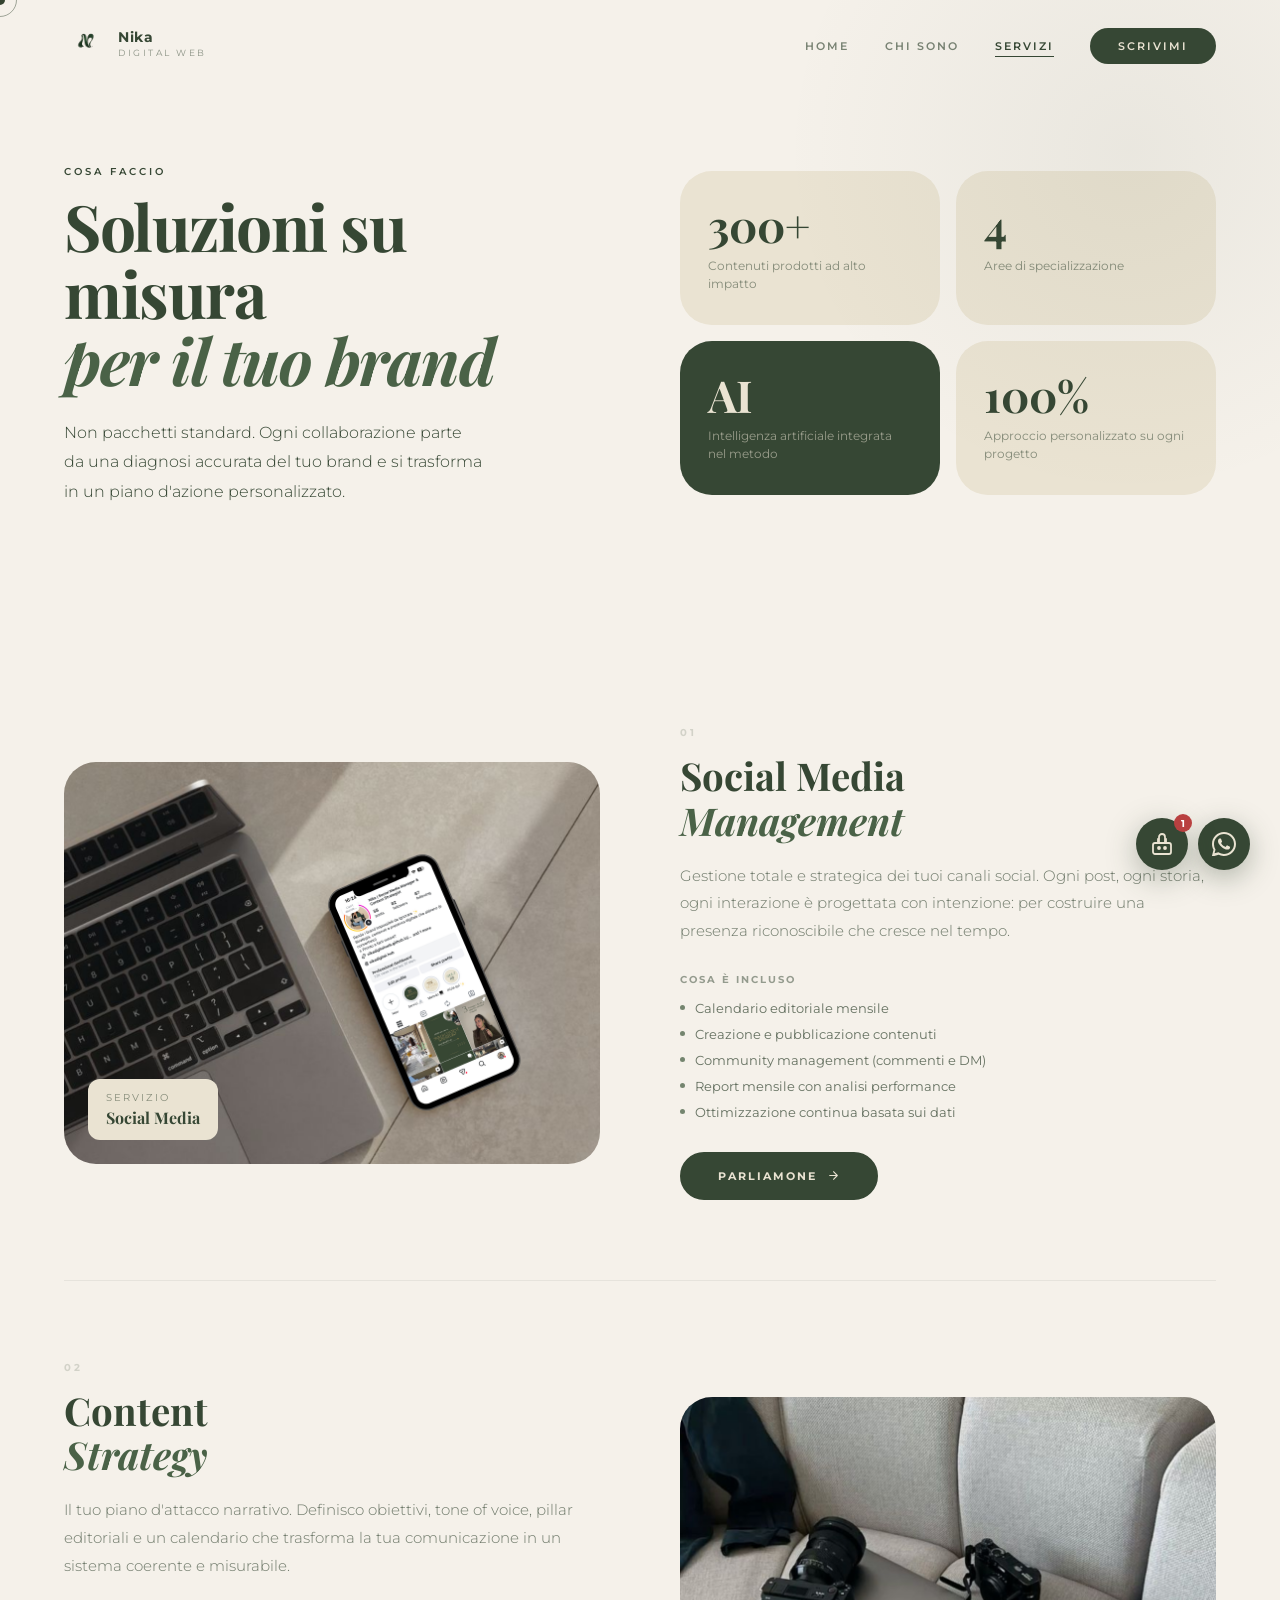
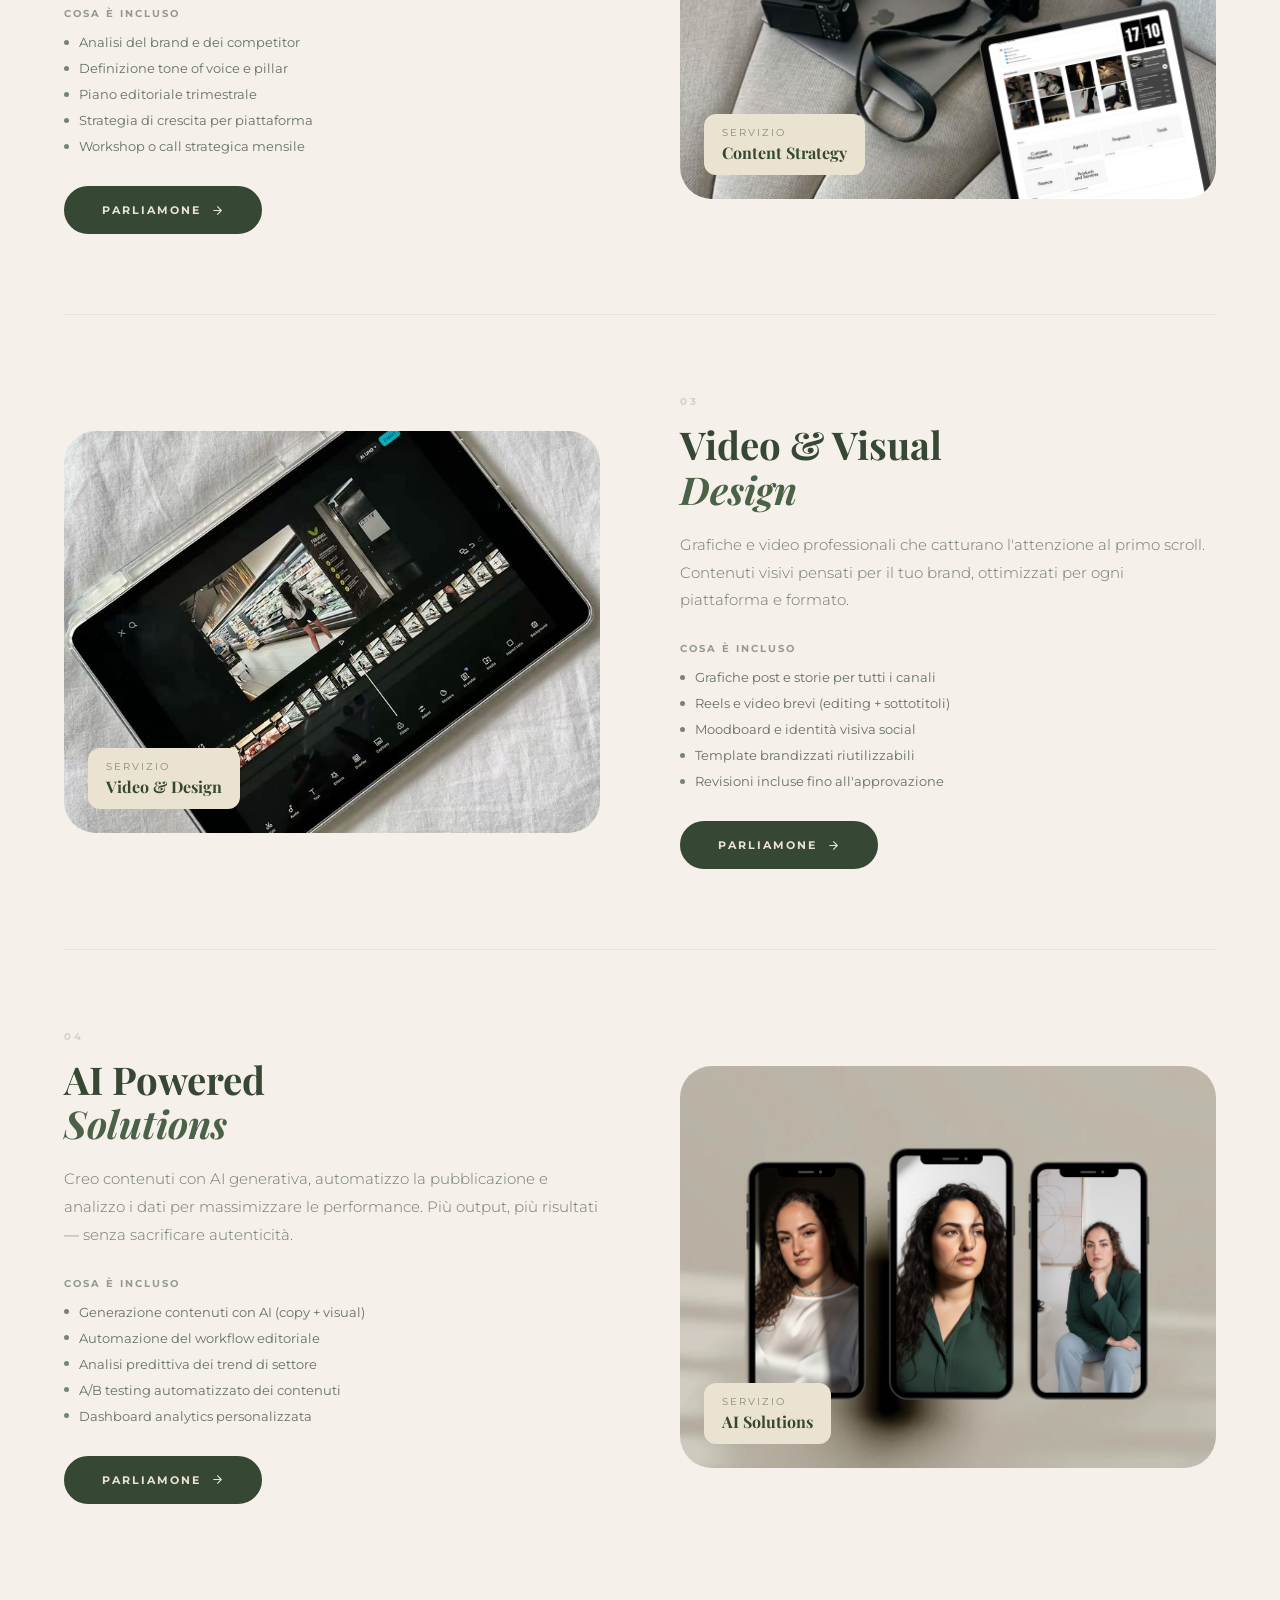
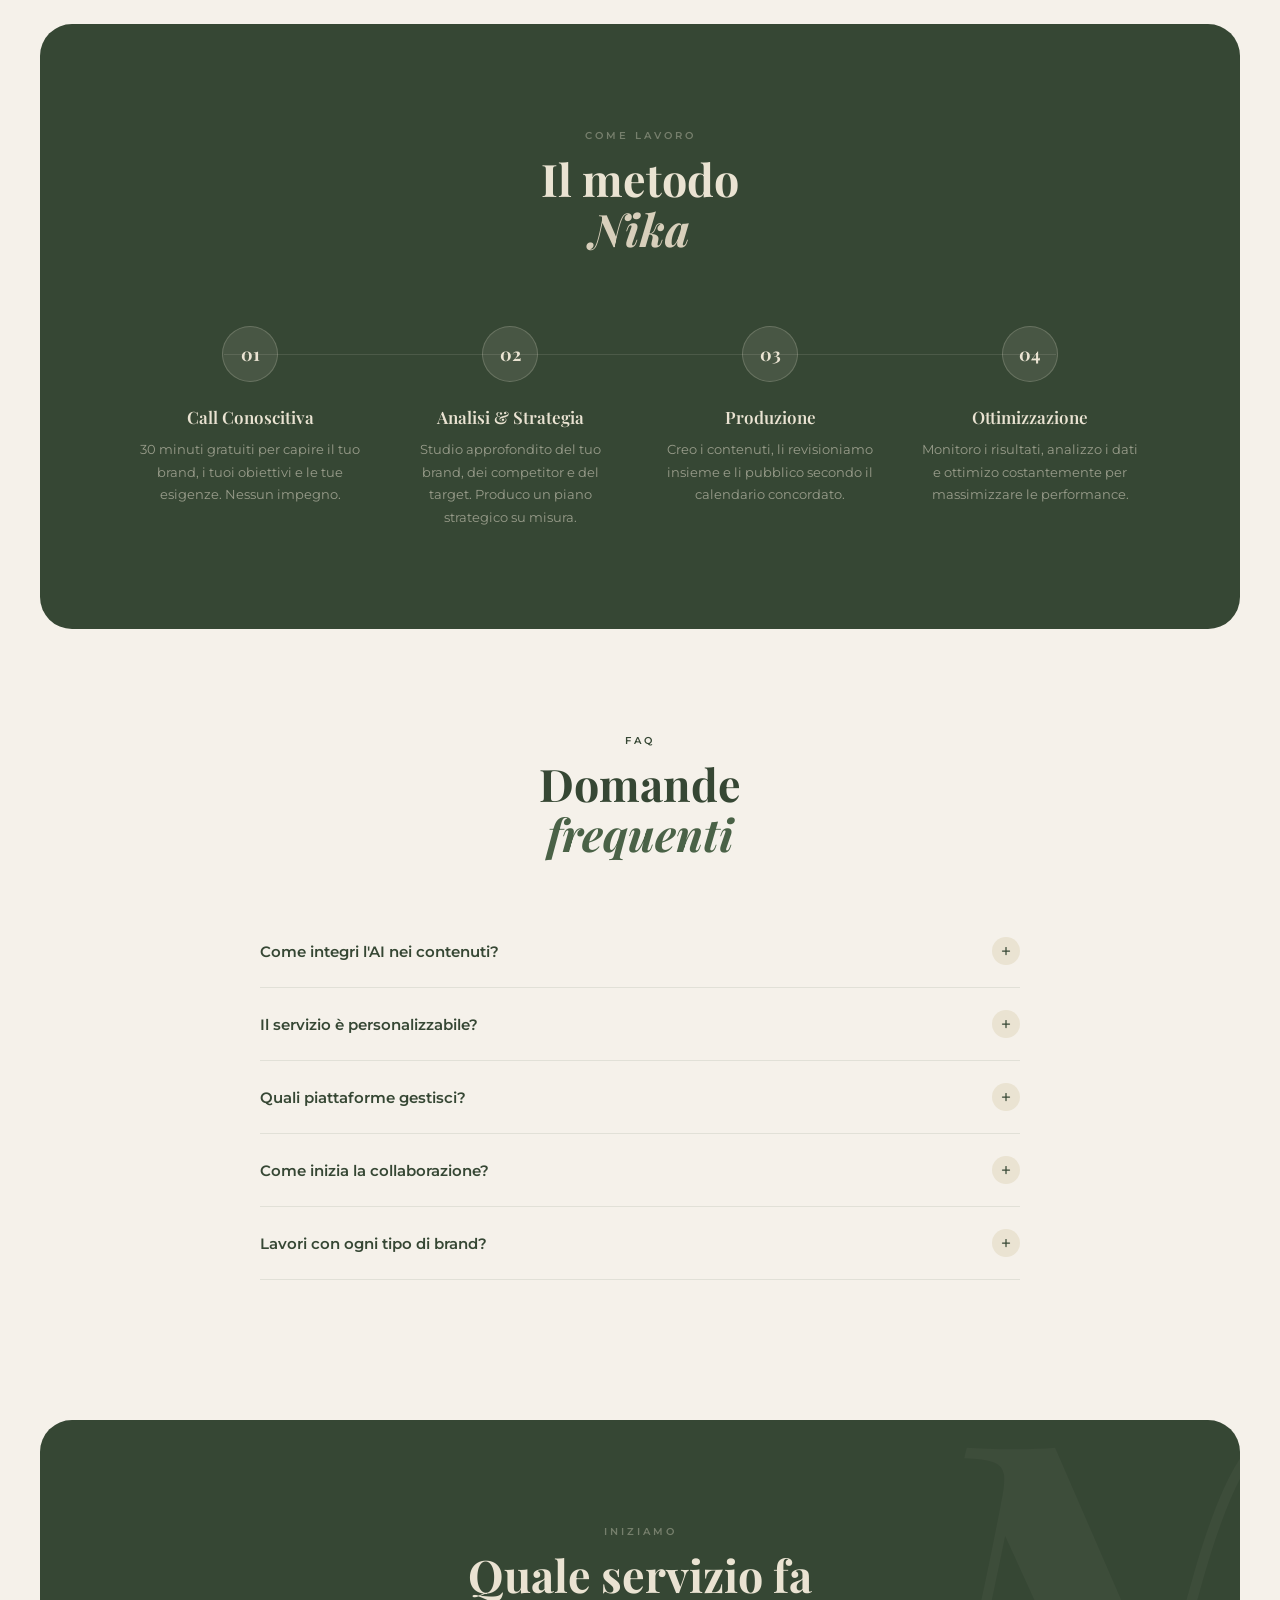
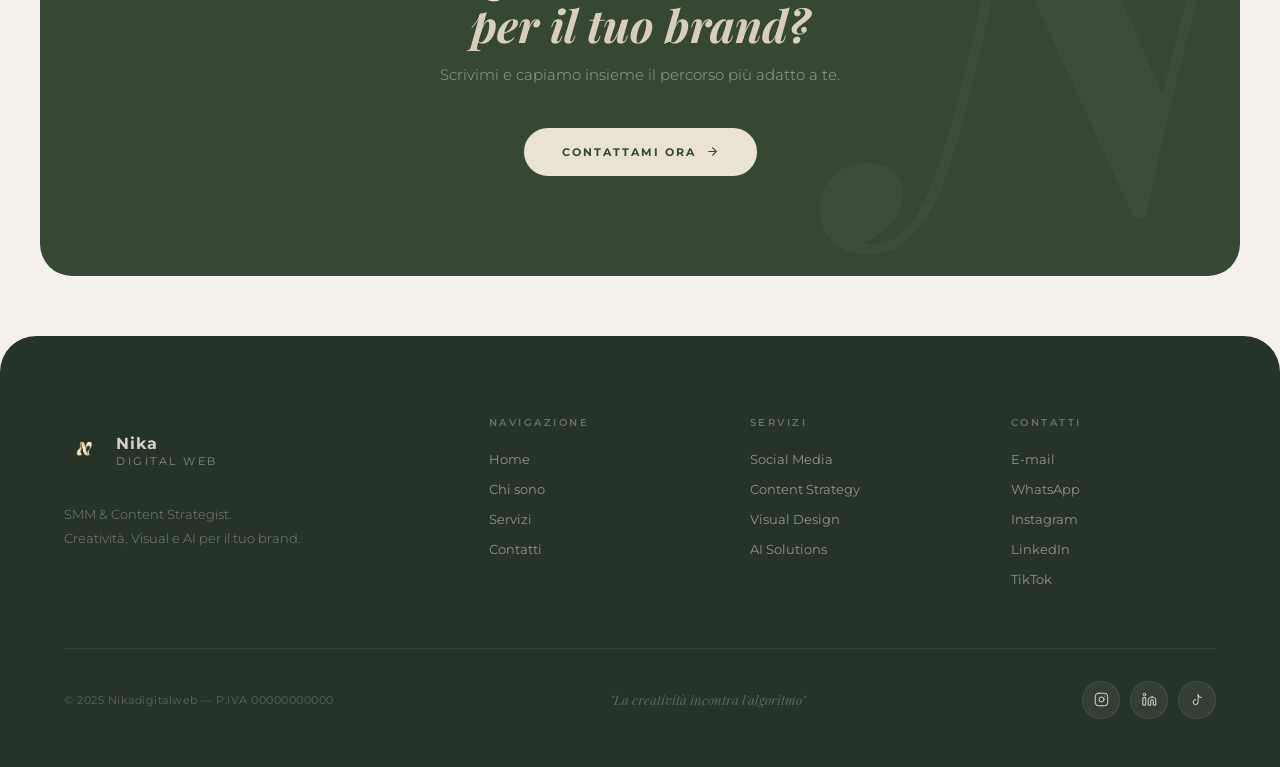
<file: servizi.html>
<!DOCTYPE html>
<html lang="it">
<head>
<meta charset="UTF-8">
<meta name="viewport" content="width=device-width, initial-scale=1.0">
<title>Servizi — Nika Digital Web</title>
<link rel="preconnect" href="https://fonts.googleapis.com">
<link rel="preconnect" href="https://fonts.gstatic.com" crossorigin>
<link href="https://fonts.googleapis.com/css2?family=Playfair+Display:ital,wght@0,400;0,600;0,700;1,400;1,600&family=Montserrat:wght@300;400;500;600;700&display=swap" rel="stylesheet">
<link rel="stylesheet" href="shared.css">
<style>
/* ── SERVIZI PAGE ── */

/* PAGE HERO */
.page-hero {
  padding: 160px 64px 100px;
  background: var(--beige-light);
  position: relative; overflow: hidden;
  display: grid; grid-template-columns: 1fr 1fr;
  gap: 80px; align-items: center;
}
.page-hero::before {
  content: '';
  position: absolute; top: -200px; right: -200px;
  width: 700px; height: 700px;
  background: radial-gradient(circle, rgba(54,71,52,.06) 0%, transparent 70%);
  border-radius: 50%; pointer-events: none;
}
.page-hero-text .tag { margin-bottom: 14px; }
.page-hero-text h1 {
  font-family: 'Playfair Display', serif;
  font-size: clamp(42px, 5vw, 70px);
  line-height: 1.05; color: var(--verde); font-weight: 700;
  letter-spacing: -1.5px; margin-bottom: 24px;
}
.page-hero-text h1 em { font-style: italic; color: var(--verde-light); }
.page-hero-text p { font-size: 16px; line-height: 1.85; color: var(--verde); opacity: .68; font-weight: 300; max-width: 420px; }
.page-hero-stats {
  display: grid; grid-template-columns: 1fr 1fr; gap: 16px;
}
.hero-stat-card {
  background: var(--beige); border-radius: var(--r-xl);
  padding: 32px 28px;
  transition: transform .3s var(--ease), box-shadow .3s var(--ease);
  cursor: default;
}
.hero-stat-card:hover { transform: translateY(-6px); box-shadow: 0 12px 32px rgba(54,71,52,.12); }
.hero-stat-card:nth-child(3) { background: var(--verde); }
.hero-stat-card:nth-child(3) strong,
.hero-stat-card:nth-child(3) span { color: var(--beige); }
.hero-stat-card:nth-child(3) span { opacity: .55; }
.hero-stat-card strong {
  font-family: 'Playfair Display', serif;
  font-size: 44px; font-weight: 700; color: var(--verde);
  display: block; line-height: 1; margin-bottom: 10px;
}
.hero-stat-card span { font-size: 12px; color: var(--verde); opacity: .55; line-height: 1.5; display: block; }

/* SERVIZI FULL */
.servizi-full { padding: 120px 64px; }
.servizio-full-item {
  display: grid; grid-template-columns: 1fr 1fr;
  gap: 80px; align-items: center;
  padding: 80px 0;
  border-bottom: 1px solid rgba(54,71,52,.08);
}
.servizio-full-item:first-child { padding-top: 0; }
.servizio-full-item:last-child { border-bottom: none; padding-bottom: 0; }
.servizio-full-item.reverse { direction: rtl; }
.servizio-full-item.reverse > * { direction: ltr; }

.sf-visual {
  border-radius: var(--r-xl); overflow: hidden;
  aspect-ratio: 4/3; background: var(--verde);
  position: relative;
}
.sf-visual img { width: 100%; height: 100%; object-fit: cover; }
.sf-visual-placeholder {
  width: 100%; height: 100%;
  display: flex; flex-direction: column; align-items: center; justify-content: center;
  gap: 16px; color: var(--beige); opacity: .2;
}
.sf-visual-placeholder svg { width: 48px; height: 48px; stroke: currentColor; fill: none; stroke-width: 1; stroke-linecap: round; stroke-linejoin: round; }
.sf-visual-placeholder span { font-family: 'Playfair Display', serif; font-size: 15px; font-style: italic; }
.sf-visual-accent {
  position: absolute; bottom: 24px; left: 24px;
  background: var(--beige); border-radius: var(--r-sm);
  padding: 12px 18px;
}
.sf-visual-accent span { font-size: 10px; letter-spacing: 2px; text-transform: uppercase; color: var(--verde); opacity: .55; display: block; margin-bottom: 3px; }
.sf-visual-accent strong { font-family: 'Playfair Display', serif; font-size: 16px; color: var(--verde); font-weight: 700; }

.sf-text .s-num { font-size: 10px; font-weight: 700; letter-spacing: 3px; color: rgba(54,71,52,.18); margin-bottom: 14px; }
.sf-text h2 { font-family: 'Playfair Display', serif; font-size: clamp(26px, 3vw, 40px); font-weight: 700; color: var(--verde); line-height: 1.15; margin-bottom: 20px; }
.sf-text h2 em { font-style: italic; color: var(--verde-light); }
.sf-text p { font-size: 15px; line-height: 1.85; color: var(--verde); opacity: .7; font-weight: 300; margin-bottom: 28px; }
.sf-includes { margin-bottom: 32px; }
.sf-includes h4 { font-size: 10px; letter-spacing: 2px; text-transform: uppercase; color: var(--verde); opacity: .5; margin-bottom: 14px; }
.sf-list { display: flex; flex-direction: column; gap: 10px; }
.sf-list li {
  display: flex; align-items: center; gap: 10px;
  font-size: 13px; color: var(--verde); opacity: .75; list-style: none;
}
.sf-list li::before {
  content: ''; width: 5px; height: 5px; border-radius: 50%;
  background: var(--verde-light); flex-shrink: 0;
}

/* PROCESSO */
.processo-section {
  background: var(--verde);
  border-radius: var(--r-xl);
  margin: 0 40px;
  padding: 100px 80px;
}
.processo-header { text-align: center; margin-bottom: 72px; }
.processo-header .tag { color: rgba(234,227,210,.55); }
.processo-header .heading { color: var(--beige); }
.processo-steps {
  display: grid; grid-template-columns: repeat(4, 1fr);
  gap: 0;
  position: relative;
}
.processo-steps::before {
  content: ''; position: absolute; top: 28px; left: 10%; right: 10%;
  height: 1px; background: rgba(234,227,210,.12);
}
.pstep { text-align: center; padding: 0 20px; position: relative; }
.pstep-num {
  width: 56px; height: 56px; border-radius: 50%;
  background: rgba(234,227,210,.1); border: 1px solid rgba(234,227,210,.2);
  display: flex; align-items: center; justify-content: center;
  margin: 0 auto 24px;
  font-family: 'Playfair Display', serif;
  font-size: 18px; font-weight: 700; color: var(--beige);
  position: relative; z-index: 1;
}
.pstep h3 { font-family: 'Playfair Display', serif; font-size: 17px; color: var(--beige); margin-bottom: 10px; font-weight: 600; }
.pstep p { font-size: 13px; line-height: 1.75; color: var(--beige); opacity: .55; }

/* FAQ */
.faq-section { padding: 100px 64px; }
.faq-inner { max-width: 760px; margin: 0 auto; }
.faq-header { text-align: center; margin-bottom: 56px; }
.faq-item { border-bottom: 1px solid rgba(54,71,52,.1); }
.faq-q {
  width: 100%; padding: 22px 0;
  display: flex; justify-content: space-between; align-items: center;
  font-size: 15px; font-weight: 600; color: var(--verde);
  background: none; border: none; cursor: pointer; text-align: left;
  font-family: 'Montserrat', sans-serif;
  transition: var(--t);
}
.faq-q:hover { opacity: .75; }
.faq-icon { width: 28px; height: 28px; flex-shrink: 0; background: var(--beige); border-radius: 50%; display: flex; align-items: center; justify-content: center; transition: var(--t); }
.faq-icon svg { width: 12px; height: 12px; stroke: var(--verde); fill: none; stroke-width: 2.5; stroke-linecap: round; }
.faq-item.open .faq-icon { background: var(--verde); transform: rotate(45deg); }
.faq-item.open .faq-icon svg { stroke: var(--beige); }
.faq-a {
  font-size: 14px; line-height: 1.85; color: var(--verde); opacity: .65;
  font-weight: 300; max-height: 0; overflow: hidden; transition: max-height .4s var(--ease), padding .3s ease;
}
.faq-item.open .faq-a { max-height: 300px; padding-bottom: 22px; }

/* CTA */
.cta-banner {
  margin: 40px 40px 0;
  background: var(--verde); border-radius: var(--r-xl);
  padding: 100px 80px; text-align: center;
  position: relative; overflow: hidden;
}
.cta-banner::before {
  content: 'N'; position: absolute; top: -80px; right: -50px;
  font-family: 'Playfair Display', serif; font-size: 520px;
  font-weight: 700; font-style: italic;
  color: rgba(234,227,210,.035); line-height: 1;
  pointer-events: none; user-select: none;
}
.cta-banner .tag { color: rgba(234,227,210,.55); }
.cta-banner .heading { max-width: 520px; margin: 0 auto 14px; }
.cta-sub { font-size: 15px; color: var(--beige); opacity: .6; font-weight: 300; margin-bottom: 44px; }

/* RESPONSIVE */
@media (max-width: 1024px) {
  .page-hero { padding: 140px 32px 80px; gap: 48px; }
  .servizi-full { padding: 80px 32px; }
  .servizio-full-item { grid-template-columns: 1fr; gap: 40px; }
  .servizio-full-item.reverse { direction: ltr; }
  .processo-section { margin: 0 20px; padding: 70px 40px; }
  .processo-steps { grid-template-columns: repeat(2, 1fr); gap: 48px; }
  .processo-steps::before { display: none; }
  .faq-section { padding: 80px 32px; }
  .cta-banner { margin: 40px 20px 0; padding: 70px 40px; }
}
@media (max-width: 640px) {
  .page-hero { grid-template-columns: 1fr; padding: 100px 20px 56px; }
  .page-hero-stats { grid-template-columns: 1fr 1fr; gap: 12px; }
  .hero-stat-card { padding: 20px 16px; }
  .hero-stat-card strong { font-size: 32px; }
  .processo-section { margin: 0 12px; padding: 48px 20px; }
  .processo-steps { grid-template-columns: 1fr 1fr; gap: 28px; }
  .pstep { padding: 0 8px; }
  .pstep h3 { font-size: 14px; }
  .pstep p { font-size: 12px; }
  .faq-section { padding: 56px 20px; }
  .faq-q { font-size: 14px; }
  .cta-banner { margin: 40px 12px 0; padding: 56px 20px; }
  .servizi-full { padding: 56px 20px; }
  .servizio-full-item { padding: 40px 0; gap: 24px; }
  .sf-visual { aspect-ratio: 16/10; }
}
@media (max-width: 420px) {
  .page-hero-stats { grid-template-columns: 1fr 1fr; }
  .processo-steps { grid-template-columns: 1fr; gap: 32px; }
  .sf-includes h4 { font-size: 9px; }
}
</style>
</head>
<body>

<div id="cursor"></div>
<div id="cursor-follower"></div>

<!-- MOBILE MENU -->
<div class="mob-menu" id="mobMenu">
  <button class="mob-close" id="mobClose">✕</button>
  <a href="index.html">Home</a>
  <a href="chi-sono.html">Chi sono</a>
  <a href="servizi.html">Servizi</a>
  <a href="contatti.html">Contatti</a>
</div>

<!-- NAVBAR -->
<nav class="site-nav solid" id="siteNav">
  <a href="index.html" class="nav-logo">
    <img src="images/logo.png" alt="Nika">
    <div class="nav-logo-text">
      <strong>Nika</strong>
      <em>Digital Web</em>
    </div>
  </a>
  <ul class="nav-links">
    <li><a href="index.html">Home</a></li>
    <li><a href="chi-sono.html">Chi sono</a></li>
    <li><a href="servizi.html" class="active">Servizi</a></li>
    <li><a href="contatti.html" class="nav-cta">Scrivimi</a></li>
  </ul>
  <div class="hamburger" id="hamburger"><span></span><span></span><span></span></div>
</nav>

<!-- PAGE HERO -->
<section class="page-hero">
  <div class="page-hero-text">
    <span class="tag reveal">Cosa faccio</span>
    <h1 class="reveal d1">Soluzioni su misura<br><em>per il tuo brand</em></h1>
    <p class="reveal d2">Non pacchetti standard. Ogni collaborazione parte da una diagnosi accurata del tuo brand e si trasforma in un piano d'azione personalizzato.</p>
  </div>
  <div class="page-hero-stats reveal d2">
    <div class="hero-stat-card"><strong>300+</strong><span>Contenuti prodotti ad alto impatto</span></div>
    <div class="hero-stat-card"><strong>4</strong><span>Aree di specializzazione</span></div>
    <div class="hero-stat-card"><strong>AI</strong><span>Intelligenza artificiale integrata nel metodo</span></div>
    <div class="hero-stat-card"><strong>100%</strong><span>Approccio personalizzato su ogni progetto</span></div>
  </div>
</section>

<!-- SERVIZI DETTAGLIO -->
<section class="servizi-full">

  <!-- 01 Social Media -->
  <div class="servizio-full-item">
    <div class="sf-visual reveal">
      <img src="images/image8.png" alt="Social Media Management">
      <div class="sf-visual-accent"><span>Servizio</span><strong>Social Media</strong></div>
    </div>
    <div class="sf-text reveal d2">
      <div class="s-num">01</div>
      <h2>Social Media<br><em>Management</em></h2>
      <p>Gestione totale e strategica dei tuoi canali social. Ogni post, ogni storia, ogni interazione è progettata con intenzione: per costruire una presenza riconoscibile che cresce nel tempo.</p>
      <div class="sf-includes">
        <h4>Cosa è incluso</h4>
        <ul class="sf-list">
          <li>Calendario editoriale mensile</li>
          <li>Creazione e pubblicazione contenuti</li>
          <li>Community management (commenti e DM)</li>
          <li>Report mensile con analisi performance</li>
          <li>Ottimizzazione continua basata sui dati</li>
        </ul>
      </div>
      <a href="contatti.html" class="btn btn-dark">Parliamone <svg width="13" height="13" viewBox="0 0 24 24" fill="none" stroke="currentColor" stroke-width="2" stroke-linecap="round" stroke-linejoin="round"><path d="M5 12h14M12 5l7 7-7 7"/></svg></a>
    </div>
  </div>

  <!-- 02 Content Strategy -->
  <div class="servizio-full-item reverse">
    <div class="sf-visual reveal d2">
     <img src="images/image9.png" alt="Content Strategy">
      <div class="sf-visual-accent"><span>Servizio</span><strong>Content Strategy</strong></div>
    </div>
    <div class="sf-text reveal">
      <div class="s-num">02</div>
      <h2>Content<br><em>Strategy</em></h2>
      <p>Il tuo piano d'attacco narrativo. Definisco obiettivi, tone of voice, pillar editoriali e un calendario che trasforma la tua comunicazione in un sistema coerente e misurabile.</p>
      <div class="sf-includes">
        <h4>Cosa è incluso</h4>
        <ul class="sf-list">
          <li>Analisi del brand e dei competitor</li>
          <li>Definizione tone of voice e pillar</li>
          <li>Piano editoriale trimestrale</li>
          <li>Strategia di crescita per piattaforma</li>
          <li>Workshop o call strategica mensile</li>
        </ul>
      </div>
      <a href="contatti.html" class="btn btn-dark">Parliamone <svg width="13" height="13" viewBox="0 0 24 24" fill="none" stroke="currentColor" stroke-width="2" stroke-linecap="round" stroke-linejoin="round"><path d="M5 12h14M12 5l7 7-7 7"/></svg></a>
    </div>
  </div>

  <!-- 03 Visual Design -->
  <div class="servizio-full-item">
    <div class="sf-visual reveal">
    <img src="images/image10.png" alt="Video e Graphic">
      <div class="sf-visual-accent"><span>Servizio</span><strong>Video & Design</strong></div>
    </div>
    <div class="sf-text reveal d2">
      <div class="s-num">03</div>
      <h2>Video & Visual<br><em>Design</em></h2>
      <p>Grafiche e video professionali che catturano l'attenzione al primo scroll. Contenuti visivi pensati per il tuo brand, ottimizzati per ogni piattaforma e formato.</p>
      <div class="sf-includes">
        <h4>Cosa è incluso</h4>
        <ul class="sf-list">
          <li>Grafiche post e storie per tutti i canali</li>
          <li>Reels e video brevi (editing + sottotitoli)</li>
          <li>Moodboard e identità visiva social</li>
          <li>Template brandizzati riutilizzabili</li>
          <li>Revisioni incluse fino all'approvazione</li>
        </ul>
      </div>
      <a href="contatti.html" class="btn btn-dark">Parliamone <svg width="13" height="13" viewBox="0 0 24 24" fill="none" stroke="currentColor" stroke-width="2" stroke-linecap="round" stroke-linejoin="round"><path d="M5 12h14M12 5l7 7-7 7"/></svg></a>
    </div>
  </div>

  <!-- 04 AI Solutions -->
  <div class="servizio-full-item reverse">
    <div class="sf-visual reveal d2">
      <img src="images/image11.png" alt="AI Solutions">
      <div class="sf-visual-accent"><span>Servizio</span><strong>AI Solutions</strong></div>
    </div>
    <div class="sf-text reveal">
      <div class="s-num">04</div>
      <h2>AI Powered<br><em>Solutions</em></h2>
      <p>Creo contenuti con AI generativa, automatizzo la pubblicazione e analizzo i dati per massimizzare le performance. Più output, più risultati — senza sacrificare autenticità.</p>
      <div class="sf-includes">
        <h4>Cosa è incluso</h4>
        <ul class="sf-list">
          <li>Generazione contenuti con AI (copy + visual)</li>
          <li>Automazione del workflow editoriale</li>
          <li>Analisi predittiva dei trend di settore</li>
          <li>A/B testing automatizzato dei contenuti</li>
          <li>Dashboard analytics personalizzata</li>
        </ul>
      </div>
      <a href="contatti.html" class="btn btn-dark">Parliamone <svg width="13" height="13" viewBox="0 0 24 24" fill="none" stroke="currentColor" stroke-width="2" stroke-linecap="round" stroke-linejoin="round"><path d="M5 12h14M12 5l7 7-7 7"/></svg></a>
    </div>
  </div>

</section>

<!-- PROCESSO -->
<div class="processo-section reveal">
  <div class="processo-header">
    <span class="tag tag-light">Come lavoro</span>
    <h2 class="heading heading-light">Il metodo<br><em>Nika</em></h2>
  </div>
  <div class="processo-steps">
    <div class="pstep reveal d1">
      <div class="pstep-num">01</div>
      <h3>Call Conoscitiva</h3>
      <p>30 minuti gratuiti per capire il tuo brand, i tuoi obiettivi e le tue esigenze. Nessun impegno.</p>
    </div>
    <div class="pstep reveal d2">
      <div class="pstep-num">02</div>
      <h3>Analisi & Strategia</h3>
      <p>Studio approfondito del tuo brand, dei competitor e del target. Produco un piano strategico su misura.</p>
    </div>
    <div class="pstep reveal d3">
      <div class="pstep-num">03</div>
      <h3>Produzione</h3>
      <p>Creo i contenuti, li revisioniamo insieme e li pubblico secondo il calendario concordato.</p>
    </div>
    <div class="pstep reveal d4">
      <div class="pstep-num">04</div>
      <h3>Ottimizzazione</h3>
      <p>Monitoro i risultati, analizzo i dati e ottimizo costantemente per massimizzare le performance.</p>
    </div>
  </div>
</div>

<!-- FAQ -->
<section class="faq-section">
  <div class="faq-inner">
    <div class="faq-header">
      <span class="tag reveal">FAQ</span>
      <h2 class="heading reveal d1">Domande<br><em>frequenti</em></h2>
    </div>
    <div class="reveal d2">
      <div class="faq-item">
        <button class="faq-q">Come integri l'AI nei contenuti?<div class="faq-icon"><svg viewBox="0 0 24 24"><line x1="12" y1="5" x2="12" y2="19"/><line x1="5" y1="12" x2="19" y2="12"/></svg></div></button>
        <div class="faq-a">L'AI è uno strumento, non un sostituto della creatività. La uso per velocizzare la ricerca, generare varianti di copy, analizzare performance e automatizzare processi ripetitivi. Il risultato finale passa sempre attraverso il mio editing e la mia visione editoriale.</div>
      </div>
      <div class="faq-item">
        <button class="faq-q">Il servizio è personalizzabile?<div class="faq-icon"><svg viewBox="0 0 24 24"><line x1="12" y1="5" x2="12" y2="19"/><line x1="5" y1="12" x2="19" y2="12"/></svg></div></button>
        <div class="faq-a">Assolutamente sì. Non esiste un pacchetto standard: ogni collaborazione parte da un'analisi approfondita del tuo brand, degli obiettivi e del pubblico. Costruiamo insieme un percorso su misura che si adatta al tuo budget e alle tue esigenze.</div>
      </div>
      <div class="faq-item">
        <button class="faq-q">Quali piattaforme gestisci?<div class="faq-icon"><svg viewBox="0 0 24 24"><line x1="12" y1="5" x2="12" y2="19"/><line x1="5" y1="12" x2="19" y2="12"/></svg></div></button>
        <div class="faq-a">Lavoro principalmente con Instagram, LinkedIn, TikTok e Facebook. Posso supportarti anche nella gestione di newsletter, blog e altri canali. La scelta dipende sempre dal tuo target e dagli obiettivi di business.</div>
      </div>
      <div class="faq-item">
        <button class="faq-q">Come inizia la collaborazione?<div class="faq-icon"><svg viewBox="0 0 24 24"><line x1="12" y1="5" x2="12" y2="19"/><line x1="5" y1="12" x2="19" y2="12"/></svg></div></button>
        <div class="faq-a">Il primo passo è una call conoscitiva gratuita di 30 minuti in cui esploriamo le tue esigenze e la visione del tuo brand. Se c'è allineamento, procedo con un'analisi approfondita e la proposta di un piano strategico personalizzato.</div>
      </div>
      <div class="faq-item">
        <button class="faq-q">Lavori con ogni tipo di brand?<div class="faq-icon"><svg viewBox="0 0 24 24"><line x1="12" y1="5" x2="12" y2="19"/><line x1="5" y1="12" x2="19" y2="12"/></svg></div></button>
        <div class="faq-a">Sono selettiva nelle collaborazioni. Lavoro con imprenditori, professionisti e brand che hanno una visione chiara e vogliono costruire qualità digitale. Non faccio quantità: preferisco pochi clienti a cui dedicare attenzione e cura massima.</div>
      </div>
    </div>
  </div>
</section>

<!-- CTA -->
<div class="cta-banner reveal">
  <span class="tag tag-light">Iniziamo</span>
  <h2 class="heading heading-light">Quale servizio fa<br><em>per il tuo brand?</em></h2>
  <p class="cta-sub">Scrivimi e capiamo insieme il percorso più adatto a te.</p>
  <a href="contatti.html" class="btn btn-light">Contattami ora <svg width="13" height="13" viewBox="0 0 24 24" fill="none" stroke="currentColor" stroke-width="2" stroke-linecap="round" stroke-linejoin="round"><path d="M5 12h14M12 5l7 7-7 7"/></svg></a>
</div>

<!-- FOOTER -->
<footer class="site-footer">
  <div class="footer-grid">
     <div class="footer-brand">
      <div class="footer-brand-top">
  <img src="images/logo2.png" alt="Nika" class="footer-logo-img">
  <div class="footer-brand-sitename">
    <strong>Nika</strong>
    <em>Digital Web</em>
  </div>
</div>      <span>SMM & Content Strategist.<br>Creatività, Visual e AI per il tuo brand.</span></div>
    <div class="footer-col"><h4>Navigazione</h4><ul><li><a href="index.html">Home</a></li><li><a href="chi-sono.html">Chi sono</a></li><li><a href="servizi.html">Servizi</a></li><li><a href="contatti.html">Contatti</a></li></ul></div>
    <div class="footer-col"><h4>Servizi</h4><ul><li><a href="servizi.html">Social Media</a></li><li><a href="servizi.html">Content Strategy</a></li><li><a href="servizi.html">Visual Design</a></li><li><a href="servizi.html">AI Solutions</a></li></ul></div>
    <div class="footer-col"><h4>Contatti</h4><ul>      <li><a id="footer-email-servizi" href="mailto:info@nikadigitalweb.com">E-mail</a></li><li><a href="https://wa.me/393318461681">WhatsApp</a></li><li><a href="https://www.instagram.com/nikadigital.hub/" target="_blank">Instagram</a></li><li><a href="https://www.linkedin.com/in/nicolemarradigital/" target="_blank">LinkedIn</a></li> <li><a href="https://www.tiktok.com/@nikadigital.hub" target="_blank">TikTok</a></li></ul></div>
  </div>
  <div class="footer-bottom">
    <span class="footer-copy">© 2025 Nikadigitalweb — P.IVA 00000000000</span>
    <span class="footer-quote">"La creatività incontra l'algoritmo"</span>
    <div class="footer-socials">
      <a href="https://www.instagram.com/nikadigital.hub/" target="_blank" class="fsoc"><svg viewBox="0 0 24 24"><rect x="2" y="2" width="20" height="20" rx="5"/><path d="M16 11.37A4 4 0 1 1 12.63 8 4 4 0 0 1 16 11.37z"/><line x1="17.5" y1="6.5" x2="17.51" y2="6.5"/></svg></a>
      <a href="https://www.linkedin.com/in/nicolemarradigital/" target="_blank" class="fsoc"><svg viewBox="0 0 24 24"><path d="M16 8a6 6 0 0 1 6 6v7h-4v-7a2 2 0 0 0-4 0v7h-4v-7a6 6 0 0 1 6-6z"/><rect x="2" y="9" width="4" height="12"/><circle cx="4" cy="4" r="2"/></svg></a>
      <a href="https://www.tiktok.com/@nikadigital.hub" target="_blank" class="fsoc"><svg viewBox="0 0 24 24"><path d="M9 12a4 4 0 1 0 4 4V4a5 5 0 0 0 5 5"/></svg></a>
    </div>
  </div>
</footer>

<a href="https://wa.me/393318461681" target="_blank" class="wa-btn" aria-label="WhatsApp"><svg width="24" height="24" viewBox="0 0 24 24" fill="var(--beige)"><path d="M17.472 14.382c-.297-.149-1.758-.867-2.03-.967-.273-.099-.471-.148-.67.15-.197.297-.767.966-.94 1.164-.173.199-.347.223-.644.075-.297-.15-1.255-.463-2.39-1.475-.883-.788-1.48-1.761-1.653-2.059-.173-.297-.018-.458.13-.606.134-.133.298-.347.446-.52.149-.174.198-.298.298-.497.099-.198.05-.371-.025-.52-.075-.149-.669-1.612-.916-2.207-.242-.579-.487-.5-.669-.51-.173-.008-.371-.01-.57-.01-.198 0-.52.074-.792.372-.272.297-1.04 1.016-1.04 2.479 0 1.462 1.065 2.875 1.213 3.074.149.198 2.096 3.2 5.077 4.487.709.306 1.262.489 1.694.625.712.227 1.36.195 1.871.118.571-.085 1.758-.719 2.006-1.413.248-.694.248-1.289.173-1.413-.074-.124-.272-.198-.57-.347z"/><path d="M12 0C5.373 0 0 5.373 0 12c0 2.117.554 4.103 1.523 5.828L.057 23.428a.75.75 0 0 0 .916.916l5.628-1.472A11.953 11.953 0 0 0 12 24c6.627 0 12-5.373 12-12S18.627 0 12 0zm0 22c-1.907 0-3.698-.528-5.228-1.444l-.374-.223-3.88 1.016 1.03-3.762-.244-.389A9.96 9.96 0 0 1 2 12C2 6.477 6.477 2 12 2s10 4.477 10 10-4.477 10-10 10z"/></svg></a>

<script src="shared.js"></script>
<script src="shared.js"></script>
<script>
document.querySelectorAll('.faq-q').forEach(function(btn) {
  btn.addEventListener('click', function() {
    var item = btn.parentElement;
    var isOpen = item.classList.contains('open');
    document.querySelectorAll('.faq-item').forEach(function(i) { i.classList.remove('open'); });
    if (!isOpen) item.classList.add('open');
  });
});
</script>

<script src="chatbot.js"></script>
</body>
</html>
</file>
<file: shared.css>
/* ============================================
   NIKA — SHARED STYLES v2
   Navbar + Footer + Base identici su tutte le pagine
   ============================================ */

@import url('https://fonts.googleapis.com/css2?family=Playfair+Display:ital,wght@0,400;0,600;0,700;1,400;1,600&family=Montserrat:wght@300;400;500;600;700&display=swap');

:root {
  --verde:       #364734;
  --verde-light: #4a6247;
  --verde-dark:  #253328;
  --beige:       #EAE3D2;
  --beige-dark:  #d8cfbb;
  --beige-light: #f5f1ea;
  --text-dark:   #1a2419;
  --gold:        #b8a87a;
  --r-xl: 32px;
  --r-lg: 24px;
  --r-md: 16px;
  --r-sm: 12px;
  --ease: cubic-bezier(0.25, 0.46, 0.45, 0.94);
  --t: all 0.4s var(--ease);
  --shadow: 0 20px 60px rgba(54,71,52,0.10);
  --shadow-lg: 0 32px 80px rgba(54,71,52,0.16);
}

*, *::before, *::after { box-sizing: border-box; margin: 0; padding: 0; }
html { scroll-behavior: smooth; font-size: 16px; }
body {
  font-family: 'Montserrat', sans-serif;
  background: var(--beige-light);
  color: var(--text-dark);
  overflow-x: hidden;
  cursor: none;
}
img { display: block; max-width: 100%; }
a { text-decoration: none; }

::-webkit-scrollbar { width: 3px; }
::-webkit-scrollbar-track { background: var(--beige); }
::-webkit-scrollbar-thumb { background: var(--verde); border-radius: 2px; }

/* ── CURSOR ── */
#cursor {
  width: 10px; height: 10px; border-radius: 50%;
  background: var(--verde); mix-blend-mode: multiply;
  position: fixed; top: 0; left: 0; z-index: 9999;
  pointer-events: none;
  transform: translate(-50%, -50%);
  transition: transform .15s ease, width .3s ease, height .3s ease, background .3s ease;
}
#cursor-follower {
  width: 34px; height: 34px; border-radius: 50%;
  border: 1.5px solid var(--verde);
  position: fixed; top: 0; left: 0; z-index: 9998;
  pointer-events: none; opacity: .45;
  transform: translate(-50%, -50%);
  transition: transform .42s var(--ease), opacity .3s;
}

/* ── REVEAL ── */
.reveal { opacity: 0; transform: translateY(24px); transition: opacity .7s ease, transform .7s ease; }
.reveal.in { opacity: 1; transform: none; }
.d1 { transition-delay: .10s; }
.d2 { transition-delay: .20s; }
.d3 { transition-delay: .30s; }
.d4 { transition-delay: .40s; }
.d5 { transition-delay: .50s; }

/* ── UTILITY ── */
.tag {
  display: inline-block;
  font-size: 10px; font-weight: 600; letter-spacing: 3px;
  text-transform: uppercase; color: var(--verde); opacity: .55;
  margin-bottom: 12px;
}
.tag-light { color: var(--beige-dark); opacity: .65; }
.heading {
  font-family: 'Playfair Display', serif;
  font-size: clamp(30px, 3.5vw, 50px);
  line-height: 1.12; color: var(--verde); font-weight: 700;
}
.heading em { font-style: italic; color: var(--verde-light); }
.heading-light { color: var(--beige); }
.heading-light em { color: var(--beige-dark); }

.btn {
  display: inline-flex; align-items: center; gap: 10px;
  padding: 15px 36px; border-radius: 50px;
  font-size: 11px; font-weight: 700; letter-spacing: 2px;
  text-transform: uppercase; transition: var(--t);
  font-family: 'Montserrat', sans-serif;
  border: 2px solid transparent; cursor: pointer;
}
.btn-dark { background: var(--verde); color: var(--beige); border-color: var(--verde); }
.btn-dark:hover { background: var(--verde-dark); border-color: var(--verde-dark); transform: translateY(-2px); box-shadow: 0 14px 40px rgba(54,71,52,.3); }
.btn-light { background: var(--beige); color: var(--verde); border-color: var(--beige); }
.btn-light:hover { transform: translateY(-2px); box-shadow: 0 14px 40px rgba(0,0,0,.25); }
.btn-ghost { background: transparent; color: var(--verde); border-color: rgba(54,71,52,.25); }
.btn-ghost:hover { border-color: var(--verde); transform: translateY(-2px); }
.btn svg { flex-shrink: 0; }

/* ══════════════════════════════
   NAVBAR
══════════════════════════════ */
.site-nav {
  position: fixed; inset: 0 0 auto 0;
  z-index: 1000;
  height: 88px; padding: 0 64px;
  display: flex; align-items: center; justify-content: space-between;
  transition: var(--t);
  background: transparent;
}
.site-nav.solid {
  background: rgba(245,241,234,.96);
  backdrop-filter: blur(18px); -webkit-backdrop-filter: blur(18px);
  height: 70px;
  box-shadow: 0 1px 0 rgba(54,71,52,.07);
}
.nav-logo { display: flex; align-items: center; gap: 10px; }
.nav-logo img { height: 72px; transition: var(--t); }
.site-nav.solid .nav-logo img { height: 56px; }

/* Logo text: Nika / Digital Web */
.nav-logo-text { display: flex; flex-direction: column; gap: 1px; }
.nav-logo-text strong {
  font-family: 'Montserrat', sans-serif;
  font-size: 14px; font-weight: 700; letter-spacing: 0.5px;
  color: var(--verde); line-height: 1.1;
}
.nav-logo-text em {
  font-family: 'Montserrat', sans-serif;
  font-size: 9px; font-weight: 400; letter-spacing: 2.5px;
  text-transform: uppercase; color: var(--verde); opacity: .55;
  font-style: normal;
}

.nav-links { display: flex; gap: 36px; list-style: none; align-items: center; }
.nav-links a {
  font-size: 11px; font-weight: 600; letter-spacing: 2px; text-transform: uppercase;
  color: var(--verde); opacity: .65; transition: var(--t); position: relative;
}
.nav-links a::after {
  content: ''; position: absolute; bottom: -4px; left: 0; right: 100%;
  height: 1px; background: var(--verde); transition: right .3s ease;
}
.nav-links a:hover, .nav-links a.active { opacity: 1; }
.nav-links a:hover::after, .nav-links a.active::after { right: 0; }
.nav-links .nav-cta {
  background: var(--verde); color: var(--beige) !important;
  opacity: 1 !important; padding: 11px 28px; border-radius: 50px;
}
.nav-links .nav-cta::after { display: none !important; }
.nav-links .nav-cta:hover { background: var(--verde-dark); transform: translateY(-1px); }

/* hamburger */
.hamburger { display: none; flex-direction: column; gap: 5px; cursor: pointer; z-index: 1001; }
.hamburger span { display: block; width: 22px; height: 2px; background: var(--verde); border-radius: 2px; transition: var(--t); }
.hamburger.is-open span:nth-child(1) { transform: translateY(7px) rotate(45deg); }
.hamburger.is-open span:nth-child(2) { opacity: 0; transform: scaleX(0); }
.hamburger.is-open span:nth-child(3) { transform: translateY(-7px) rotate(-45deg); }

/* mobile menu */
.mob-menu {
  display: none; position: fixed; inset: 0;
  background: var(--verde); z-index: 999;
  flex-direction: column; align-items: center; justify-content: center;
  gap: 32px;
}
.mob-menu.is-open { display: flex; }
/* Nascondi logo navbar e chatbot bubble quando il menu è aperto */
.mob-menu.is-open ~ * .nav-logo,
body:has(.mob-menu.is-open) .nav-logo,
body:has(.mob-menu.is-open) #chat-bubble,
body:has(.mob-menu.is-open) .wa-btn { 
  opacity: 0; 
  pointer-events: none; 
}
.mob-menu a {
  font-family: 'Playfair Display', serif;
  font-size: 38px; font-style: italic; color: var(--beige); opacity: .85;
  transition: var(--t);
}
.mob-menu a:hover { opacity: 1; }
.mob-close {
  position: absolute; top: 28px; right: 36px;
  font-size: 26px; color: var(--beige); background: none; border: none; cursor: pointer;
}
.mob-social { display: flex; gap: 20px; margin-top: 16px; }
.mob-social a { font-size: 11px; letter-spacing: 2px; text-transform: uppercase; color: var(--beige); opacity: .5; }

/* ══════════════════════════════
   FOOTER (identico su tutte le pagine)
══════════════════════════════ */
.site-footer {
  background: var(--verde-dark);
  border-radius: 36px 36px 0 0;
  padding: 80px 64px 48px;
  margin-top: 60px;
}
.footer-grid {
  display: grid; grid-template-columns: 1.8fr 1fr 1fr 1fr;
  gap: 56px; padding-bottom: 60px;
  border-bottom: 1px solid rgba(234,227,210,.09);
}
.footer-brand p {
  font-family: 'Playfair Display', serif;
  font-size: 30px; font-weight: 700; font-style: italic;
  color: var(--beige); margin-bottom: 14px;
}
.footer-brand-top {
  display: flex; align-items: center; gap: 14px;
  margin-bottom: 14px;
}
.footer-logo-img { height: 72px; width: auto; }
.footer-brand-sitename {
  display: flex; flex-direction: column; gap: 1px;
}
.footer-brand-sitename strong {
  font-family: 'Montserrat', sans-serif;
  font-size: 16px; font-weight: 700; letter-spacing: 1px;
  color: var(--beige); opacity: .9; line-height: 1.1;
}
.footer-brand-sitename em {
  font-family: 'Montserrat', sans-serif;
  font-size: 11px; font-weight: 400; letter-spacing: 2.5px;
  text-transform: uppercase; color: var(--beige); opacity: .5;
  font-style: normal;
}
.footer-brand span {
  font-size: 13px; line-height: 1.9; color: var(--beige); opacity: .45;
  font-weight: 300; display: block; max-width: 250px;
}
.footer-col h4 {
  font-size: 10px; letter-spacing: 2.5px; text-transform: uppercase;
  color: var(--beige); opacity: .35; font-weight: 600; margin-bottom: 20px;
}
.footer-col ul { list-style: none; display: flex; flex-direction: column; gap: 11px; }
.footer-col ul a {
  font-size: 13px; color: var(--beige); opacity: .55; transition: var(--t);
}
.footer-col ul a:hover { opacity: 1; }
.footer-bottom {
  display: flex; align-items: center; justify-content: space-between;
  padding-top: 32px; flex-wrap: wrap; gap: 16px;
}
.footer-copy { font-size: 11px; color: var(--beige); opacity: .28; letter-spacing: .5px; }
.footer-quote {
  font-family: 'Playfair Display', serif;
  font-size: 13px; font-style: italic; color: var(--beige); opacity: .3;
}
.footer-socials { display: flex; gap: 10px; }
.fsoc {
  width: 38px; height: 38px; border-radius: 50%;
  background: rgba(234,227,210,.07); border: 1px solid rgba(234,227,210,.1);
  display: flex; align-items: center; justify-content: center; transition: var(--t);
}
.fsoc:hover { background: rgba(234,227,210,.14); transform: translateY(-2px); }
.fsoc svg { width: 15px; height: 15px; stroke: var(--beige); fill: none; stroke-width: 1.5; stroke-linecap: round; stroke-linejoin: round; }

/* WhatsApp */
.wa-btn {
  position: fixed; bottom: 30px; right: 30px;
  width: 52px; height: 52px; border-radius: 50%;
  background: var(--verde); color: var(--beige);
  display: flex; align-items: center; justify-content: center;
  box-shadow: 0 8px 28px rgba(54,71,52,.35);
  z-index: 997; transition: transform .3s ease;
}
.wa-btn:hover { transform: scale(1.1); }

/* ── RESPONSIVE ── */
@media (max-width: 1024px) {
  .site-nav { padding: 0 32px; }
  .nav-links { display: none; }
  .hamburger { display: flex; }
  .site-footer { padding: 60px 32px 40px; }
  .footer-grid { grid-template-columns: 1fr 1fr; gap: 40px; }
}
@media (max-width: 768px) {
  .site-nav { padding: 0 24px; height: 70px; }
  .site-nav.solid { height: 60px; }
  .nav-logo img { height: 52px; }
  .site-nav.solid .nav-logo img { height: 44px; }
  .wa-btn { bottom: 18px; right: 18px; width: 46px; height: 46px; }
  .site-footer { padding: 52px 24px 36px; border-radius: 28px 28px 0 0; }
  .footer-grid { grid-template-columns: 1fr 1fr; gap: 32px; }
  .mob-menu a { font-size: 34px; }
}
@media (max-width: 640px) {
  .cursor, #cursor-follower { display: none !important; }
  body { cursor: auto; }
  .site-nav { padding: 0 20px; height: 70px; }
  .site-nav.solid { height: 60px; }
  /* Logo testo ridotto su mobile */
  .nav-logo img { height: 48px; }
  .site-nav.solid .nav-logo img { height: 40px; }
  .nav-logo-text strong { font-size: 12px; }
  .nav-logo-text em { font-size: 8px; letter-spacing: 1.5px; }
  /* Mobile menu */
  .mob-menu a { font-size: 32px; }
  .mob-close {
    top: 20px; right: 20px;
    width: 44px; height: 44px;
    display: flex; align-items: center; justify-content: center;
    background: rgba(234,227,210,.1); border-radius: 50%;
    font-size: 20px;
  }
  /* Footer */
  .site-footer { padding: 48px 20px 32px; border-radius: 24px 24px 0 0; }
  .footer-grid { grid-template-columns: 1fr; gap: 28px; }
  .footer-bottom { flex-direction: column; align-items: flex-start; gap: 12px; }
  .footer-quote { display: none; }
  .wa-btn { bottom: 18px; right: 18px; width: 46px; height: 46px; }
  /* Headings globali */
  .heading { font-size: clamp(24px, 7vw, 36px); }
}
</file>
